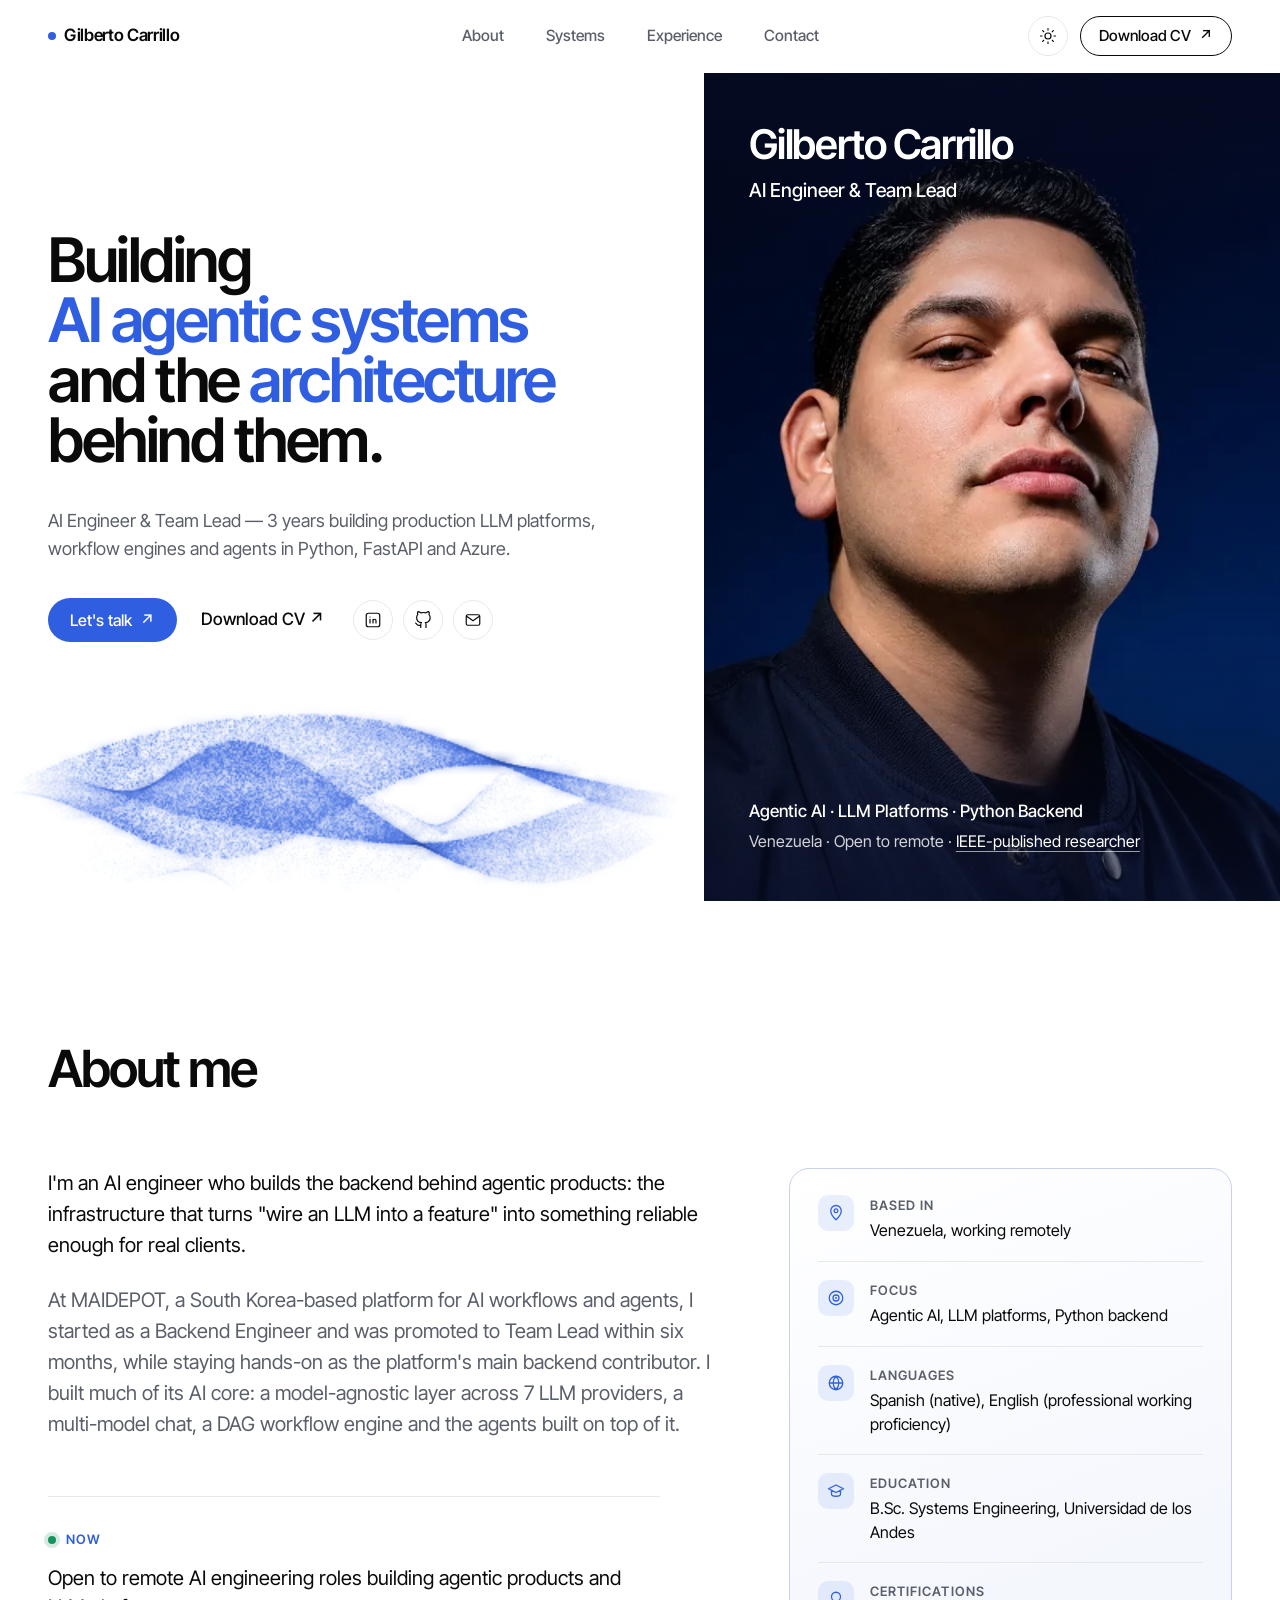
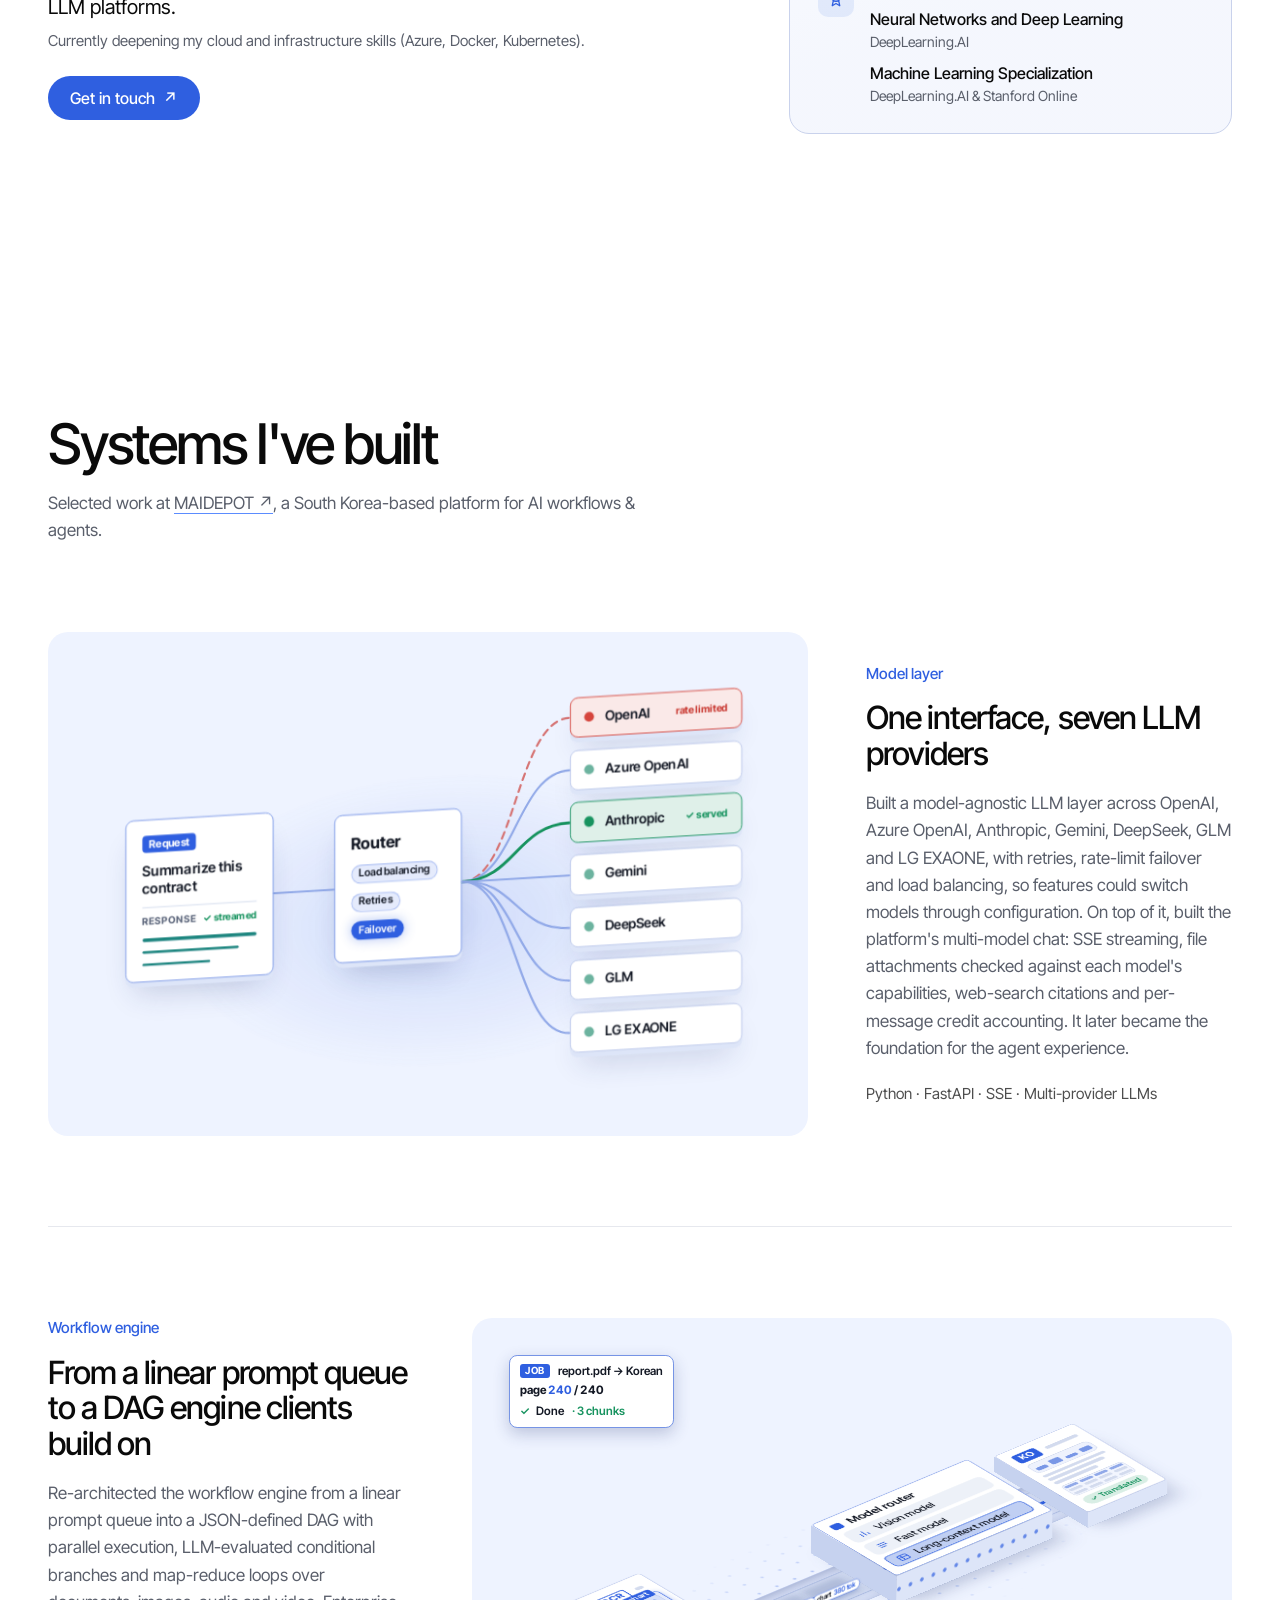
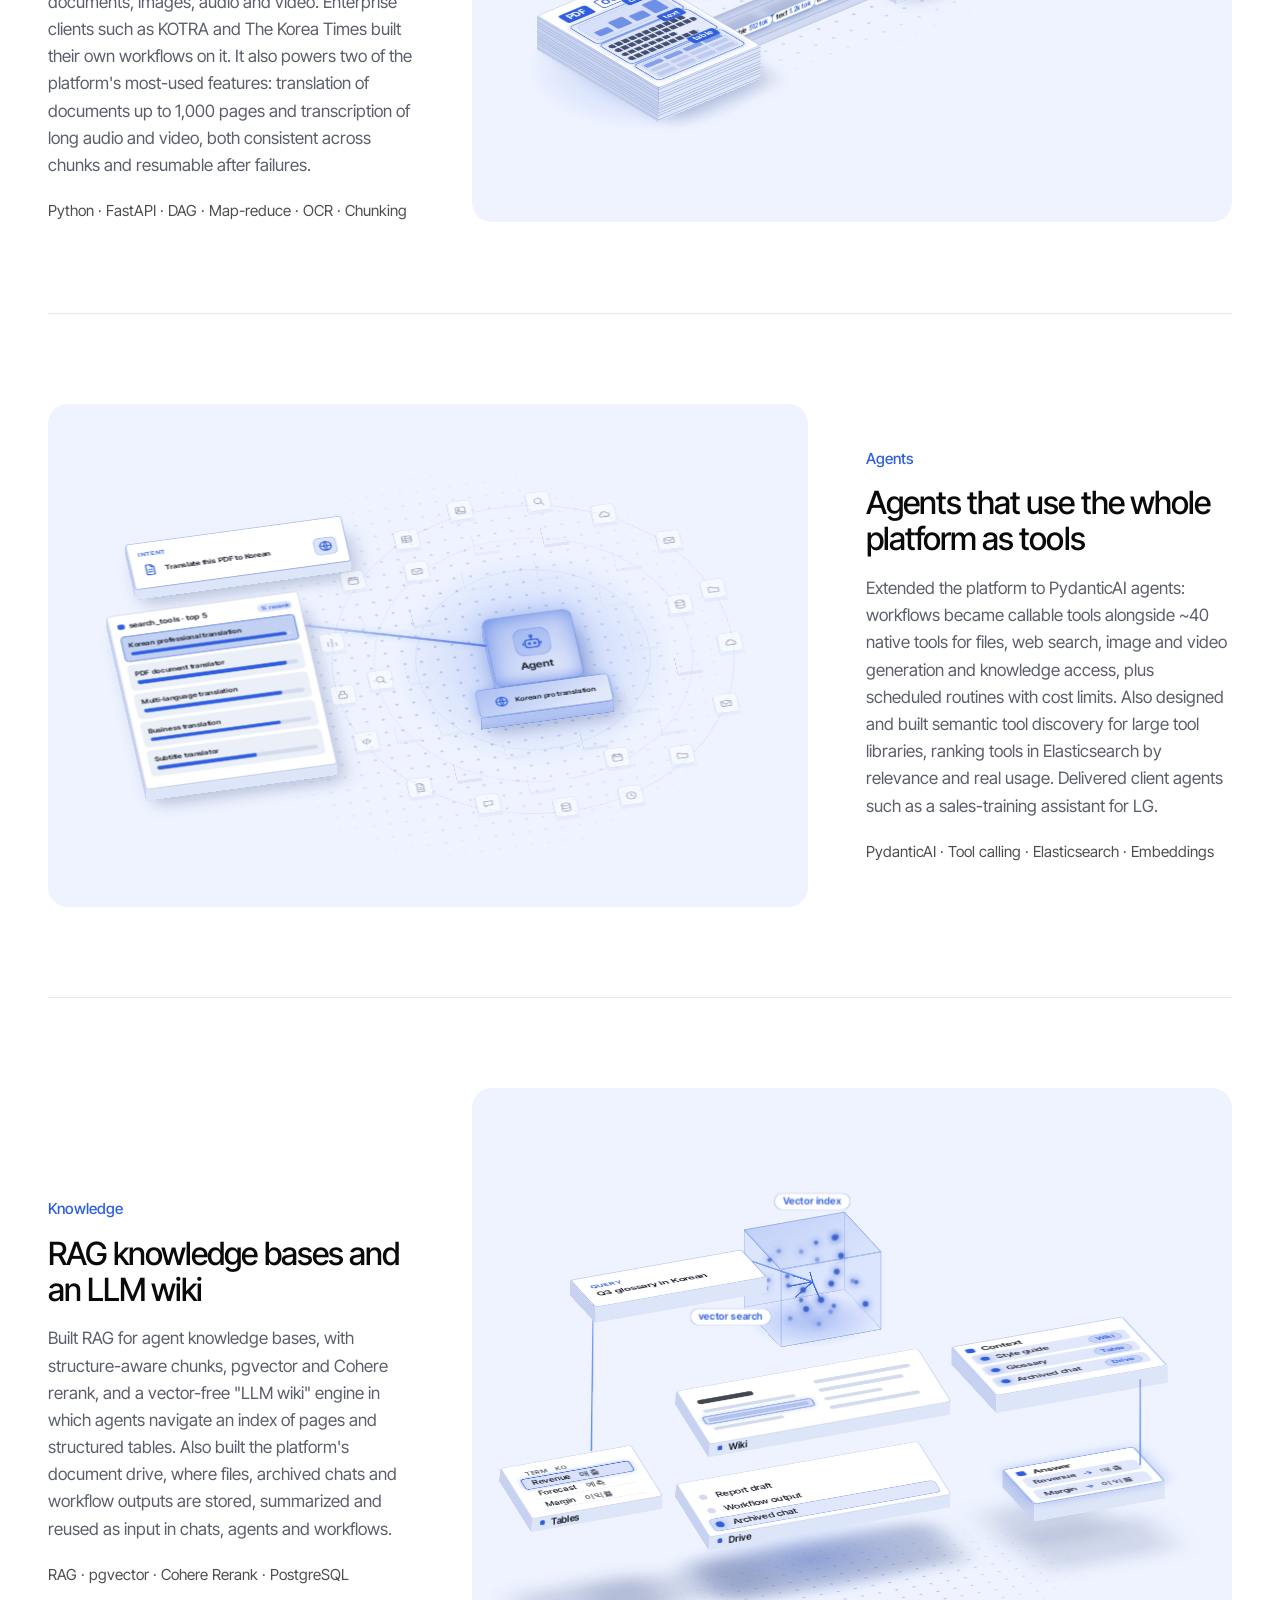
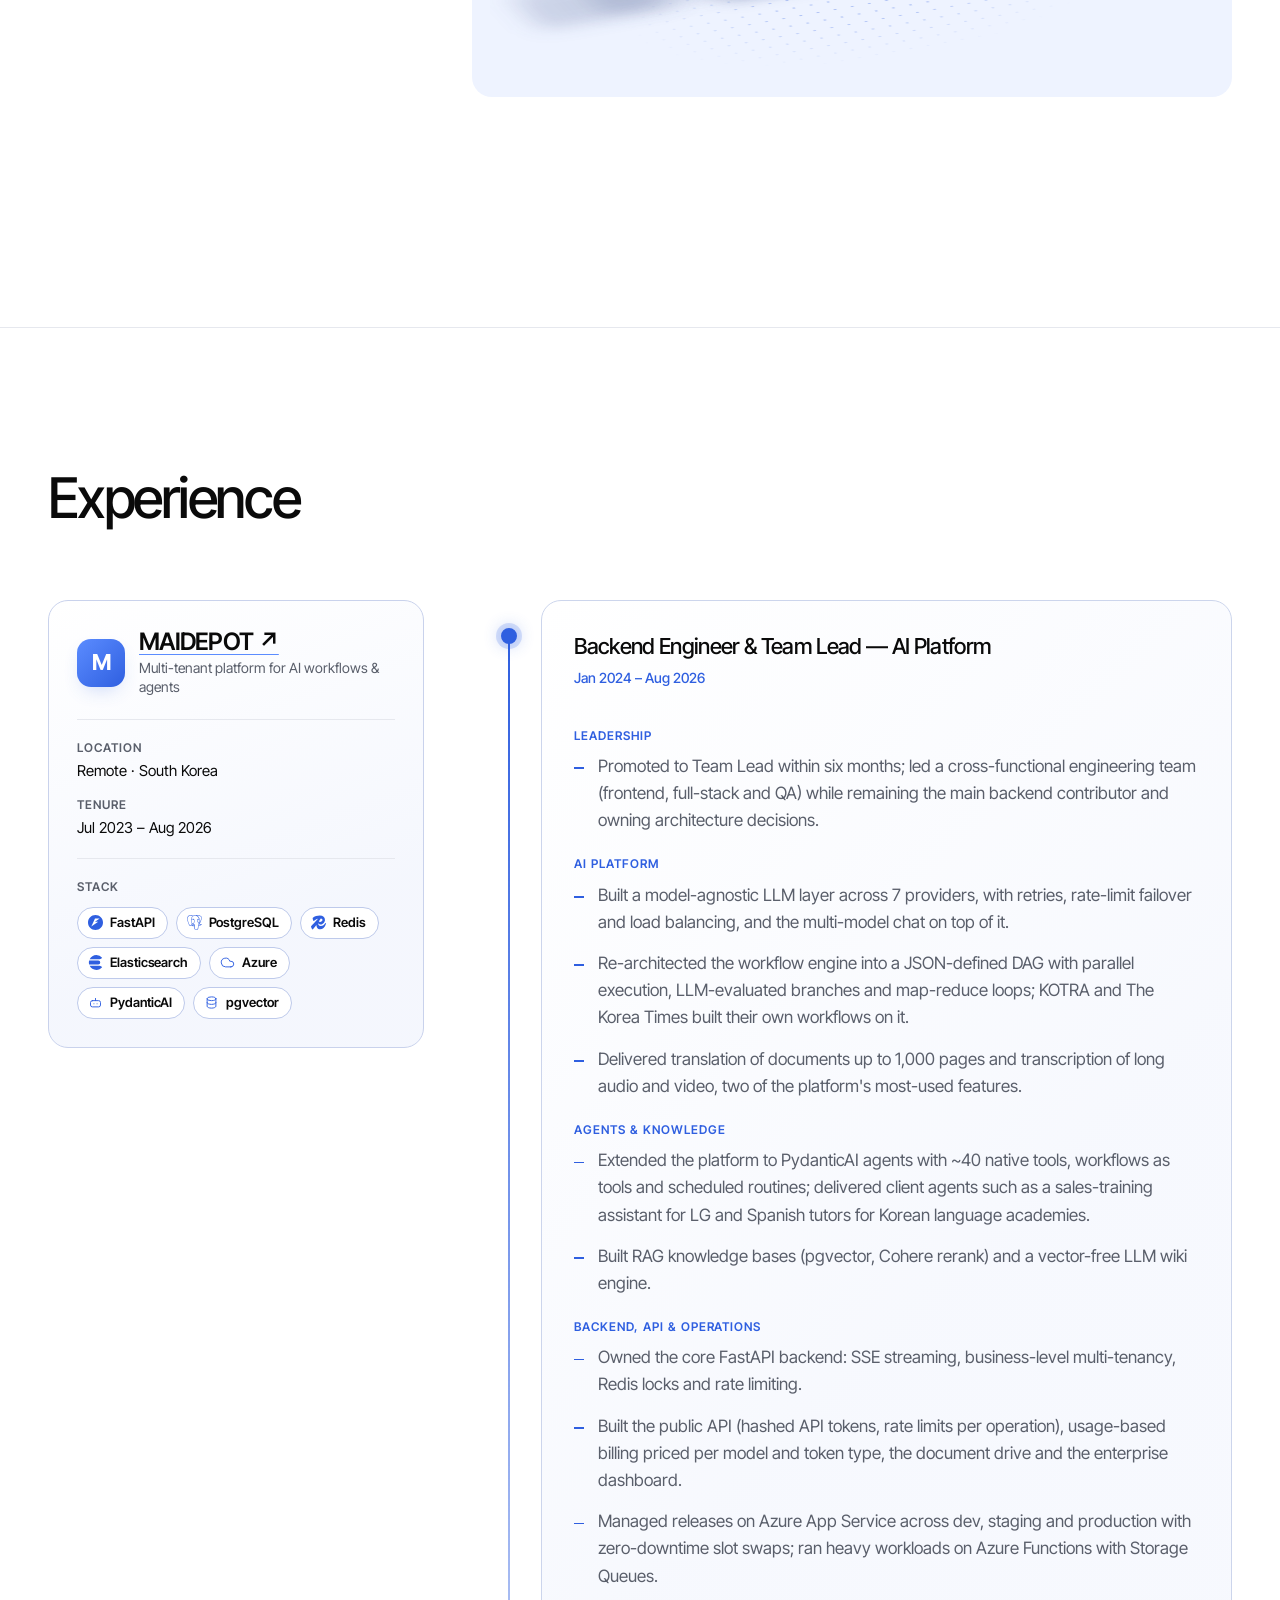
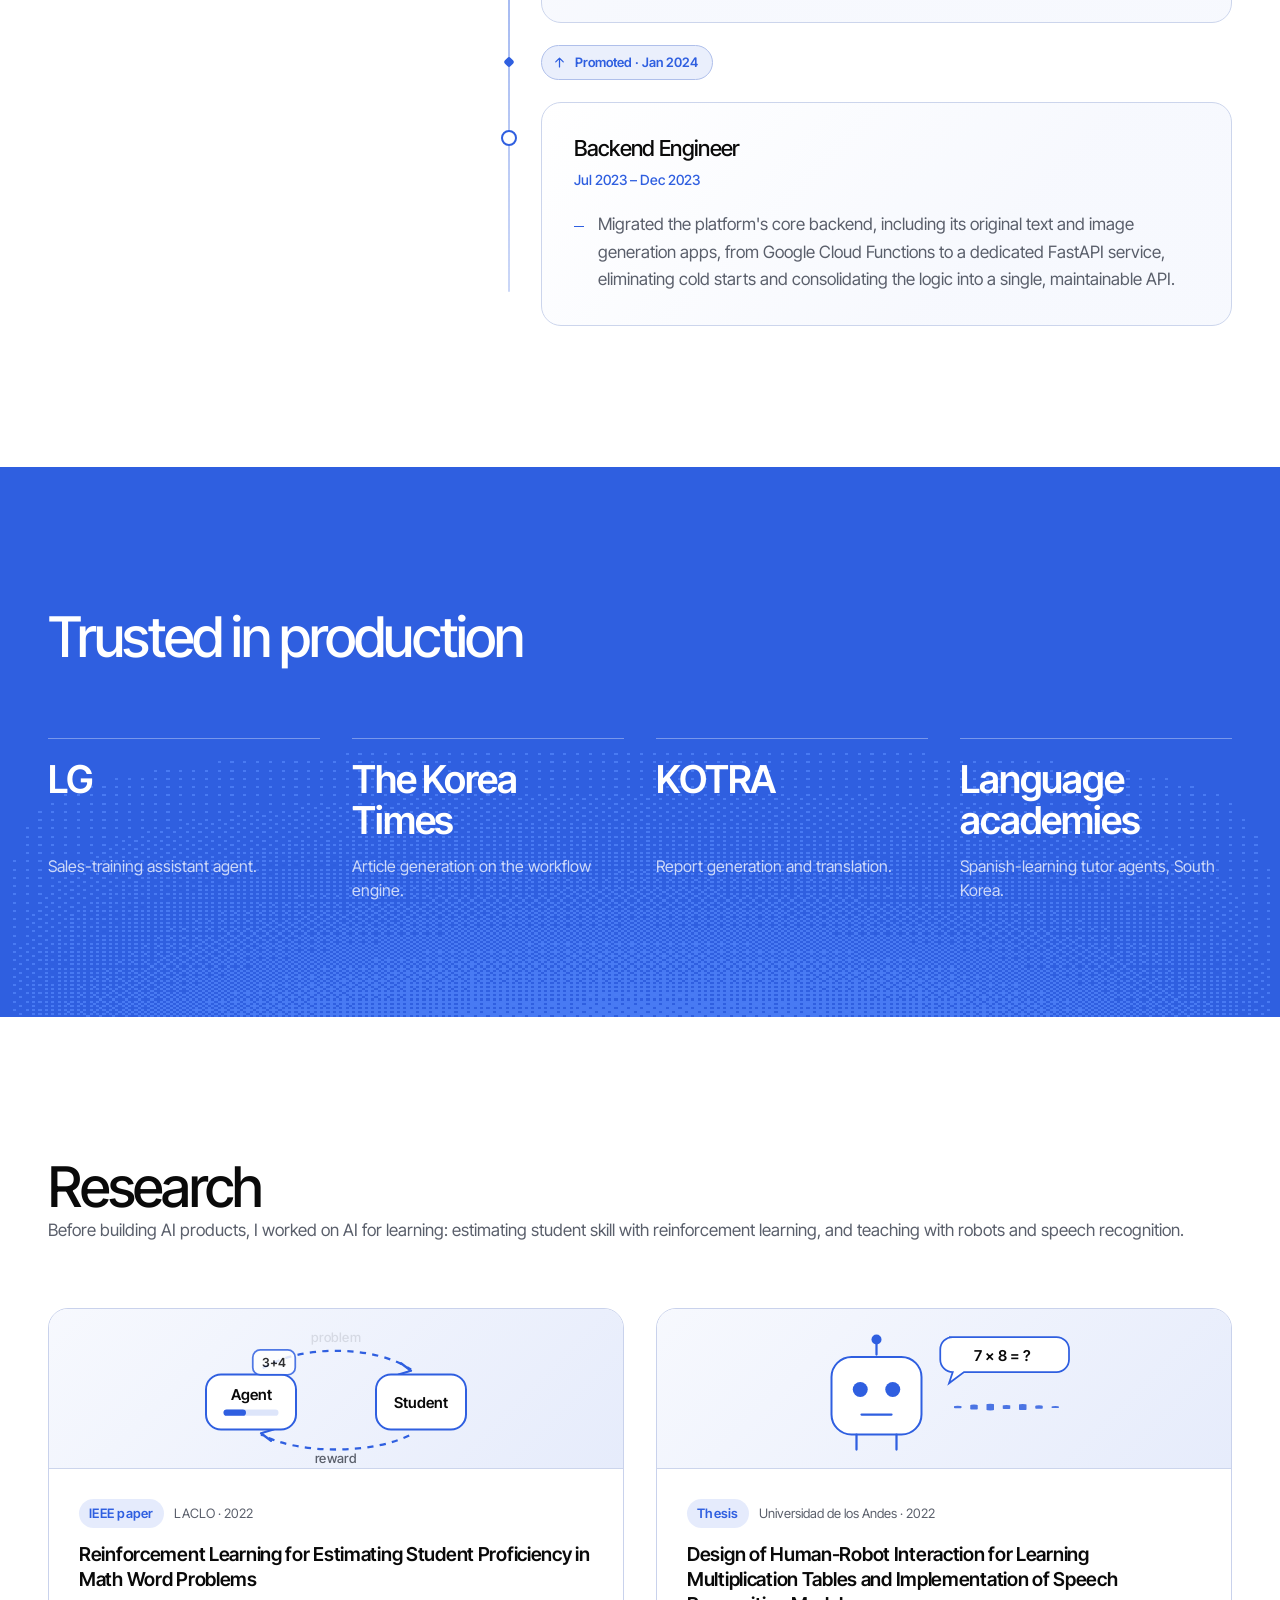
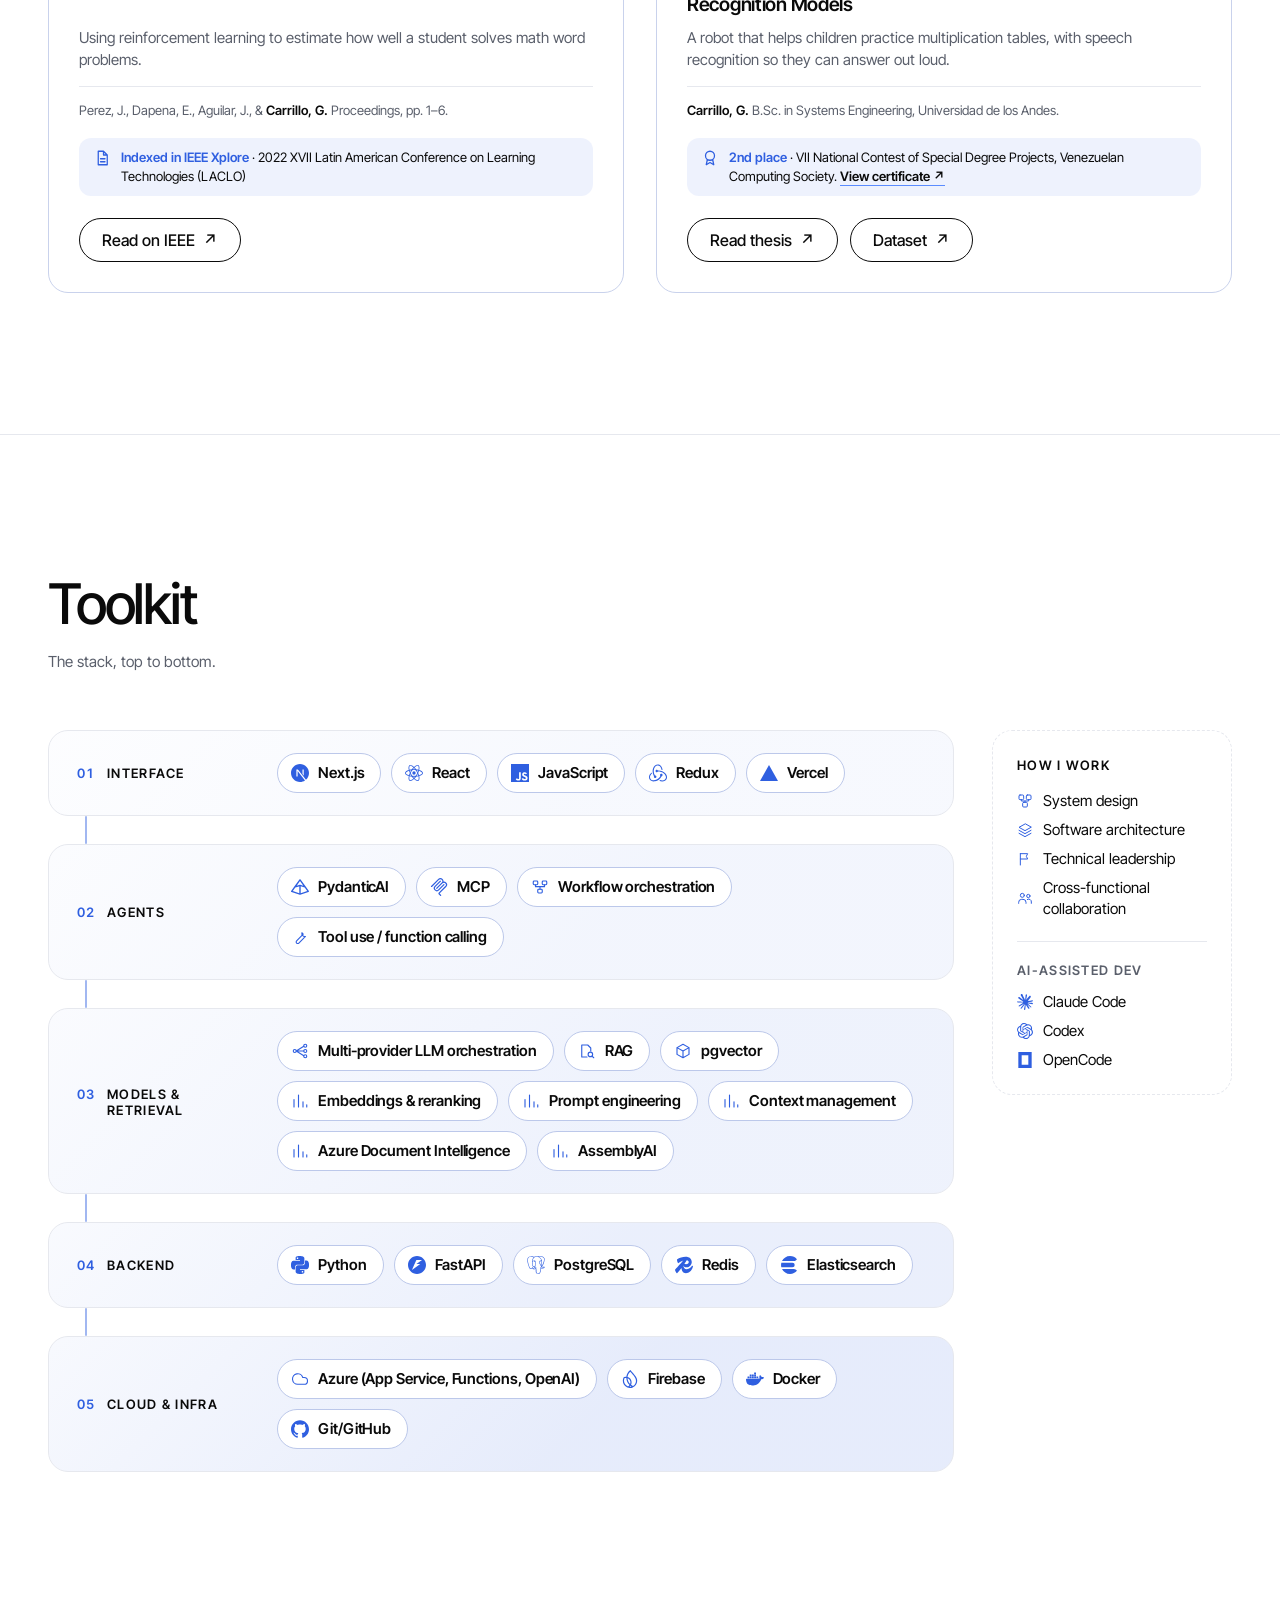
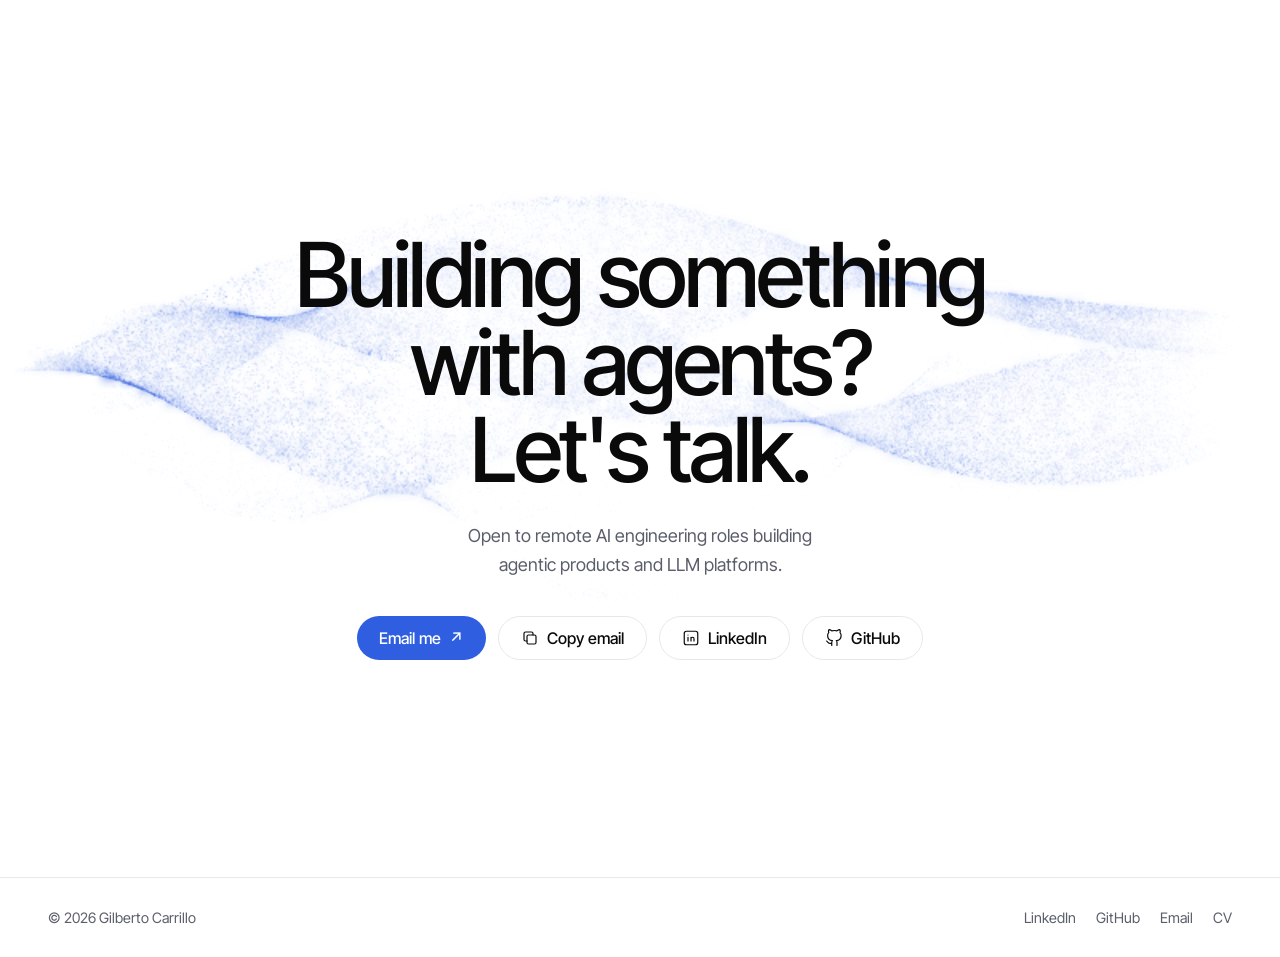
<file: index.html>
<!doctype html>
<html lang="en">
<head>
  <meta charset="utf-8">
  <meta name="viewport" content="width=device-width, initial-scale=1">
  <title>Gilberto Carrillo | AI Engineer &amp; Team Lead</title>
  <meta name="description" content="Gilberto Carrillo is an AI Engineer &amp; Team Lead building production LLM platforms, workflow engines and agents in Python, FastAPI and Azure. Based in Venezuela, open to remote work.">
  <meta name="theme-color" content="#FFFFFF">
  <link rel="canonical" href="https://gilbertocarrillo.com/">
  <meta name="author" content="Gilberto Carrillo">
  <meta name="publish_date" property="og:publish_date" content="2026-11-21T00:00:00Z">
  <meta property="og:type" content="website">
  <meta property="og:url" content="https://gilbertocarrillo.com/">
  <meta property="og:title" content="Gilberto Carrillo | AI Engineer &amp; Team Lead">
  <meta property="og:description" content="AI Engineer &amp; Team Lead building production LLM platforms, workflow engines and agents in Python, FastAPI and Azure.">
  <!-- share card is generated by tools/build-images.sh -->
  <meta property="og:image" content="https://gilbertocarrillo.com/assets/og.jpg">
  <meta property="og:image:width" content="1200">
  <meta property="og:image:height" content="630">
  <meta property="og:image:alt" content="Gilberto Carrillo, AI Engineer &amp; Team Lead">
  <meta name="twitter:card" content="summary_large_image">
  <link rel="alternate" type="text/markdown" href="/llms.txt" title="Profile summary for language models">
  <script type="application/ld+json">
  {
    "@context": "https://schema.org",
    "@type": "ProfilePage",
    "url": "https://gilbertocarrillo.com/",
    "name": "Gilberto Carrillo | AI Engineer & Team Lead",
    "dateModified": "2026-11-21T00:00:00Z",
    "inLanguage": "en",
    "mainEntity": {
      "@type": "Person",
      "@id": "https://gilbertocarrillo.com/#person",
      "name": "Gilberto Carrillo",
      "jobTitle": "AI Engineer & Team Lead",
      "description": "AI Engineer & Team Lead with 3 years building production LLM platforms, workflow engines and agents in Python, FastAPI and Azure.",
      "url": "https://gilbertocarrillo.com/",
      "image": "https://gilbertocarrillo.com/assets/photo-800.jpg",
      "email": "mailto:gilbertojosecarrilloparra@gmail.com",
      "address": { "@type": "PostalAddress", "addressCountry": "VE" },
      "sameAs": [
        "https://www.linkedin.com/in/gilberto-carrillo",
        "https://github.com/gilbertocarrillo"
      ],
      "alumniOf": {
        "@type": "CollegeOrUniversity",
        "name": "Universidad de los Andes",
        "address": { "@type": "PostalAddress", "addressCountry": "VE" }
      },
      "hasCredential": [
        { "@type": "EducationalOccupationalCredential", "credentialCategory": "degree", "name": "B.Sc. Systems Engineering", "recognizedBy": { "@type": "CollegeOrUniversity", "name": "Universidad de los Andes" } },
        { "@type": "EducationalOccupationalCredential", "credentialCategory": "certificate", "name": "Neural Networks and Deep Learning", "recognizedBy": { "@type": "Organization", "name": "DeepLearning.AI" } },
        { "@type": "EducationalOccupationalCredential", "credentialCategory": "certificate", "name": "Machine Learning Specialization", "recognizedBy": { "@type": "Organization", "name": "DeepLearning.AI & Stanford Online" } }
      ],
      "knowsLanguage": [
        { "@type": "Language", "name": "Spanish", "alternateName": "es" },
        { "@type": "Language", "name": "English", "alternateName": "en" }
      ],
      "knowsAbout": [
        "Agentic AI", "LLM platforms", "Multi-provider LLM orchestration", "AI agents", "Tool calling",
        "PydanticAI", "Model Context Protocol", "Workflow orchestration", "Retrieval-augmented generation",
        "pgvector", "Embeddings and reranking", "Prompt engineering", "Context management",
        "Python", "FastAPI", "PostgreSQL", "Redis", "Elasticsearch", "Microsoft Azure", "Docker",
        "Software architecture", "Technical leadership"
      ],
      "seeks": {
        "@type": "Demand",
        "description": "Remote AI engineering roles building agentic products and LLM platforms."
      }
    }
  }
  </script>
  <link rel="icon" href="data:image/svg+xml,%3Csvg xmlns='http://www.w3.org/2000/svg' viewBox='0 0 32 32'%3E%3Ccircle cx='16' cy='16' r='9' fill='%232F5FE0'/%3E%3C/svg%3E">
  <script>
    /* No-flash theme: runs before first paint. */
    (function () {
      var r = document.documentElement;
      r.classList.add("js");
      var t = null;
      try { t = localStorage.getItem("theme"); } catch (e) {}
      if (t !== "dark" && t !== "light") {
        t = window.matchMedia && window.matchMedia("(prefers-color-scheme: dark)").matches ? "dark" : "light";
      }
      r.setAttribute("data-theme", t);
    })();
  </script>
  <link rel="preconnect" href="https://fonts.googleapis.com">
  <link rel="preconnect" href="https://fonts.gstatic.com" crossorigin>
  <link href="https://fonts.googleapis.com/css2?family=Inter+Tight:wght@400;500;600;700&display=swap" rel="stylesheet">
  <link rel="stylesheet" href="styles.css">
  <script src="main.js" defer></script>
</head>
<body>
  <a class="skip" href="#main">Skip to content</a>

  <!-- NAV -->
  <header class="nav" id="nav">
    <div class="container nav__inner">
      <a class="wordmark" href="#top" aria-label="Gilberto Carrillo, back to top">
        <span class="wordmark__dot" aria-hidden="true"></span>Gilberto Carrillo
      </a>

      <nav class="nav__links" aria-label="Primary">
        <a href="#about" data-nav="about">About</a>
        <a href="#systems" data-nav="systems">Systems</a>
        <a href="#experience" data-nav="experience">Experience</a>
        <a href="#contact" data-nav="contact">Contact</a>
      </nav>

      <div class="nav__actions">
        <button class="icon-btn" id="theme-toggle" type="button" aria-label="Toggle dark theme" aria-pressed="false">
          <svg class="i-sun" viewBox="0 0 24 24" width="18" height="18" fill="none" stroke="currentColor" stroke-width="1.6" stroke-linecap="round" aria-hidden="true"><circle cx="12" cy="12" r="4"/><path d="M12 2v2M12 20v2M4.9 4.9l1.4 1.4M17.7 17.7l1.4 1.4M2 12h2M20 12h2M4.9 19.1l1.4-1.4M17.7 6.3l1.4-1.4"/></svg>
          <svg class="i-moon" viewBox="0 0 24 24" width="18" height="18" fill="none" stroke="currentColor" stroke-width="1.6" stroke-linecap="round" stroke-linejoin="round" aria-hidden="true"><path d="M20 14.5A8 8 0 0 1 9.5 4a8 8 0 1 0 10.5 10.5z"/></svg>
        </button>
        <a class="btn btn--outline nav__cv" href="assets/Gilberto_Carrillo_CV.pdf" download>Download CV <span aria-hidden="true">↗</span></a>
        <button class="icon-btn nav__menu-btn" id="menu-btn" type="button" aria-label="Open menu" aria-expanded="false" aria-controls="menu">
          <svg viewBox="0 0 24 24" width="18" height="18" fill="none" stroke="currentColor" stroke-width="1.6" stroke-linecap="round" aria-hidden="true"><path class="i-menu" d="M4 8h16M4 16h16"/></svg>
        </button>
      </div>
    </div>
    <div class="menu" id="menu" hidden>
      <div class="container">
        <a href="#about">About</a>
        <a href="#systems">Systems</a>
        <a href="#experience">Experience</a>
        <a href="#contact">Contact</a>
        <a href="assets/Gilberto_Carrillo_CV.pdf" download>Download CV <span aria-hidden="true">↗</span></a>
      </div>
    </div>
  </header>

  <main id="main">
    <!-- HERO -->
    <section class="hero" id="top">
      <div class="hero__text">
        <canvas class="hero-silk" aria-hidden="true"></canvas>
        <!-- Compact photo + availability, shown only on small screens (the big panel is hidden there) -->
        <div class="hero__mini">
          <div class="hero__tile">
            <picture>
              <source type="image/webp" srcset="assets/photo-320.webp 320w" sizes="88px">
              <img src="assets/photo-800.jpg" alt="Gilberto Carrillo" width="160" height="160" onerror="this.closest('.hero__tile').classList.add('is-fallback')">
            </picture>
          </div>
          <div class="hero__mini-id">
            <p class="hero__name">Gilberto Carrillo</p>
            <p class="hero__role">AI Engineer &amp; Team Lead</p>
            <p class="hero__meta">Venezuela · Open to remote · <a class="text-link" href="#research">IEEE-published researcher</a></p>
          </div>
        </div>
        <h1 class="hero__title">
          <span class="line" style="--i:0"><span class="line__inner">Building</span></span>
          <span class="line" style="--i:1"><span class="line__inner"><span class="accent">AI agentic systems</span></span></span>
          <span class="line" style="--i:2"><span class="line__inner">and the <span class="accent">architecture</span></span></span>
          <span class="line" style="--i:3"><span class="line__inner">behind them.</span></span>
        </h1>

        <div class="hero__intro reveal">
          <p class="hero__sub">AI Engineer &amp; Team Lead — 3 years building production LLM platforms, workflow engines and agents in Python, FastAPI and Azure.</p>

          <div class="hero__cta">
            <a class="btn btn--primary" href="#contact">Let's talk <span aria-hidden="true">↗</span></a>
            <a class="link-arrow" href="assets/Gilberto_Carrillo_CV.pdf" download>Download CV <span aria-hidden="true">↗</span></a>
            <span class="hero__social">
              <a class="icon-btn" href="https://www.linkedin.com/in/gilberto-carrillo" target="_blank" rel="noopener noreferrer" aria-label="LinkedIn profile">
                <svg viewBox="0 0 24 24" width="18" height="18" fill="none" stroke="currentColor" stroke-width="1.6" stroke-linecap="round" stroke-linejoin="round" aria-hidden="true"><rect x="3" y="3" width="18" height="18" rx="3"/><path d="M8 11v5M8 8v.01M12 16v-5M12 13c0-1.500 1-2 2.200-2 1.300 0 1.800.8 1.800 2v3"/></svg>
              </a>
              <a class="icon-btn" href="https://github.com/gilbertocarrillo" target="_blank" rel="noopener noreferrer" aria-label="GitHub profile">
                <svg viewBox="0 0 24 24" width="18" height="18" fill="none" stroke="currentColor" stroke-width="1.6" stroke-linecap="round" stroke-linejoin="round" aria-hidden="true"><path d="M9 19c-5 1.5-5-2.5-7-3m14 6v-3.87a3.37 3.37 0 0 0-.94-2.61c3.14-.35 6.44-1.54 6.44-7A5.44 5.44 0 0 0 20 4.77 5.07 5.07 0 0 0 19.91 1S18.73.65 16 2.48a13.38 13.38 0 0 0-7 0C6.27.65 5.090 1 5.090 1A5.07 5.07 0 0 0 5 4.77a5.44 5.44 0 0 0-1.5 3.78c0 5.42 3.3 6.61 6.44 7A3.37 3.37 0 0 0 9 18.130V22"/></svg>
              </a>
              <a class="icon-btn" href="mailto:gilbertojosecarrilloparra@gmail.com" aria-label="Send an email">
                <svg viewBox="0 0 24 24" width="18" height="18" fill="none" stroke="currentColor" stroke-width="1.6" stroke-linecap="round" stroke-linejoin="round" aria-hidden="true"><rect x="3" y="5" width="18" height="14" rx="2"/><path d="M3.500 7l8.500 6 8.500-6"/></svg>
              </a>
            </span>
          </div>
        </div>
      </div>

      <div class="hero__panel" id="hero-panel">
        <div class="hero__ph" aria-hidden="true">
          <div class="hero__sil"></div>
        </div>
        <picture>
          <!-- the panel is hidden below 900px, so "1px" keeps phones on the tiny file the tile already uses -->
          <source type="image/webp" srcset="assets/photo-320.webp 320w, assets/photo-800.webp 800w, assets/photo-1254.webp 1254w" sizes="(min-width: 900px) 60vw, 1px">
          <img class="hero__photo" src="assets/photo-800.jpg" alt="Gilberto Carrillo" width="1254" height="1254" fetchpriority="high">
        </picture>
        <div class="hero__id">
          <p class="hero__name">Gilberto Carrillo</p>
          <p class="hero__role">AI Engineer &amp; Team Lead</p>
        </div>
        <div class="hero__id hero__id--foot">
          <p class="hero__focus">Agentic AI · LLM Platforms · Python Backend</p>
          <p class="hero__meta">Venezuela · Open to remote · <a class="text-link" href="#research">IEEE-published researcher</a></p>
        </div>
      </div>
    </section>

    <!-- ABOUT -->
    <section class="section about" id="about" aria-labelledby="about-title">
      <div class="container">
        <header class="about__head reveal">
          <h2 id="about-title">About me</h2>
        </header>
        <div class="about__grid reveal">
          <div class="about__text">
            <p class="about__p about__p--lead">I'm an AI engineer who builds the backend behind agentic products: the infrastructure that turns "wire an LLM into a feature" into something reliable enough for real clients.</p>
            <p class="about__p">At MAIDEPOT, a South Korea-based platform for AI workflows and agents, I started as a Backend Engineer and was promoted to Team Lead within six months, while staying hands-on as the platform's main backend contributor. I built much of its AI core: a model-agnostic layer across 7 LLM providers, a multi-model chat, a DAG workflow engine and the agents built on top of it.</p>
            <div class="now">
              <p class="now__label"><i aria-hidden="true"></i>Now</p>
              <p class="now__text">Open to remote AI engineering roles building agentic products and LLM platforms.</p>
              <p class="now__sub">Currently deepening my cloud and infrastructure skills (Azure, Docker, Kubernetes).</p>
              <div class="now__actions">
                <a class="btn btn--primary" href="#contact">Get in touch <span aria-hidden="true">↗</span></a>
              </div>
            </div>
          </div>
          <dl class="facts">
            <div class="facts__row"><span class="facts__ico" aria-hidden="true"><svg viewBox="0 0 24 24" focusable="false"><path d="M12 21s-7-6.2-7-12a7 7 0 0 1 14 0c0 5.8-7 12-7 12zM12 11.5a2.5 2.5 0 1 0 0-5 2.5 2.5 0 0 0 0 5z"/></svg></span><dt>Based in</dt><dd>Venezuela, working remotely</dd></div>
            <div class="facts__row"><span class="facts__ico" aria-hidden="true"><svg viewBox="0 0 24 24" focusable="false"><path d="M12 21a9 9 0 1 0 0-18 9 9 0 0 0 0 18zM12 16a4 4 0 1 0 0-8 4 4 0 0 0 0 8zM12 12.5a.5.5 0 1 0 0-1 .5.5 0 0 0 0 1z"/></svg></span><dt>Focus</dt><dd>Agentic AI, LLM platforms, Python backend</dd></div>
            <div class="facts__row"><span class="facts__ico" aria-hidden="true"><svg viewBox="0 0 24 24" focusable="false"><path d="M12 21a9 9 0 1 0 0-18 9 9 0 0 0 0 18zM3 12h18M12 3c2.5 2.6 3.8 5.6 3.8 9s-1.3 6.4-3.8 9c-2.5-2.6-3.8-5.6-3.8-9S9.5 5.6 12 3z"/></svg></span><dt>Languages</dt><dd>Spanish (native), English (professional working proficiency)</dd></div>
            <div class="facts__row"><span class="facts__ico" aria-hidden="true"><svg viewBox="0 0 24 24" focusable="false"><path d="M2 9l10-5 10 5-10 5zM6 11v5c0 1.7 2.7 3 6 3s6-1.3 6-3v-5"/></svg></span><dt>Education</dt><dd>B.Sc. Systems Engineering, Universidad de los Andes</dd></div>
            <div class="facts__row"><span class="facts__ico" aria-hidden="true"><svg viewBox="0 0 24 24" focusable="false"><path d="M12 15a6 6 0 1 0 0-12 6 6 0 0 0 0 12zM8.5 14 7 21l5-3 5 3-1.5-7"/></svg></span><dt>Certifications</dt><dd><ul class="certs" role="list"><li><b>Neural Networks and Deep Learning</b><span>DeepLearning.AI</span></li><li><b>Machine Learning Specialization</b><span>DeepLearning.AI &amp; Stanford Online</span></li></ul></dd></div>
          </dl>
        </div>
      </div>
    </section>


    <!-- SYSTEMS -->
    <section class="section" id="systems" aria-labelledby="systems-title">
      <div class="container">
        <header class="section__head reveal">
          <h2 id="systems-title">Systems I've built</h2>
          <p class="section__sub">Selected work at <a class="text-link" href="https://maidepot.com/" target="_blank" rel="noopener">MAIDEPOT ↗</a>, a South Korea-based platform for AI workflows &amp; agents.</p>
        </header>

        <!-- Row 0: model layer -->
        <article class="sys-row reveal">
          <div class="sys-row__visual">
            <div class="pm-stage pm-stage--router" data-parallax role="img" aria-label="Illustration of the model layer: a request is load-balanced to OpenAI, which is rate limited; the router retries, fails over to Anthropic, and the response streams back to the request. Seven providers are connected: OpenAI, Azure OpenAI, Anthropic, Gemini, DeepSeek, GLM and LG EXAONE.">
              <div class="pm-scene pm-scene--router" aria-hidden="true">
                <div class="pm-plane">
                  <i class="rt-floor"></i>
                  <svg class="rt-wires" viewBox="0 0 48 31" preserveAspectRatio="none" focusable="false"><path class="rt-w" d="M12.5 15.5H17"/><path class="rt-w" data-k="0" d="M26.5 15.5C30.5 15.5 30.5 3.80 34.5 3.80"/><path class="rt-w" data-k="1" d="M26.5 15.5C30.5 15.5 30.5 7.70 34.5 7.70"/><path class="rt-w" data-k="2" d="M26.5 15.5C30.5 15.5 30.5 11.60 34.5 11.60"/><path class="rt-w" data-k="3" d="M26.5 15.5C30.5 15.5 30.5 15.50 34.5 15.50"/><path class="rt-w" data-k="4" d="M26.5 15.5C30.5 15.5 30.5 19.40 34.5 19.40"/><path class="rt-w" data-k="5" d="M26.5 15.5C30.5 15.5 30.5 23.30 34.5 23.30"/><path class="rt-w" data-k="6" d="M26.5 15.5C30.5 15.5 30.5 27.20 34.5 27.20"/></svg>
                  <div class="rt-card rt-req" style="left:1.5em;top:9.5em;width:11em;height:12em">
                    <span class="rt-tag">Request</span>
                    <p class="rt-prompt"><span class="rt-wd" style="--w:0">Summarize</span> <span class="rt-wd" style="--w:1">this</span> <span class="rt-wd" style="--w:2">contract</span></p>
                    <span class="rt-rlabel">Response <b class="rt-done">✓ streamed</b></span>
                    <span class="rt-ln" data-l="1"><i></i></span><span class="rt-ln" data-l="2"><i></i></span><span class="rt-ln" data-l="3"><i></i></span>
                  </div>
                  <div class="rt-card rt-router" style="left:17em;top:10em;width:9.5em;height:11em">
                    <span class="rt-title">Router</span>
                    <span class="rt-chip" data-c="lb">Load balancing</span>
                    <span class="rt-chip" data-c="rt">Retries</span>
                    <span class="rt-chip" data-c="fo">Failover</span>
                  </div>
                  <div class="rt-card rt-p" data-k="0" style="left:34.5em;top:2.30em;width:12.8em;height:3.0em;--i:0"><i class="rt-dot"></i><span class="rt-name">OpenAI</span><span class="rt-st rt-st--bad">rate limited</span></div>
                  <div class="rt-card rt-p" data-k="1" style="left:34.5em;top:6.20em;width:12.8em;height:3.0em;--i:1"><i class="rt-dot"></i><span class="rt-name">Azure OpenAI</span></div>
                  <div class="rt-card rt-p" data-k="2" style="left:34.5em;top:10.10em;width:12.8em;height:3.0em;--i:2"><i class="rt-dot"></i><span class="rt-name">Anthropic</span><span class="rt-st rt-st--ok">✓ served</span></div>
                  <div class="rt-card rt-p" data-k="3" style="left:34.5em;top:14.00em;width:12.8em;height:3.0em;--i:3"><i class="rt-dot"></i><span class="rt-name">Gemini</span></div>
                  <div class="rt-card rt-p" data-k="4" style="left:34.5em;top:17.90em;width:12.8em;height:3.0em;--i:4"><i class="rt-dot"></i><span class="rt-name">DeepSeek</span></div>
                  <div class="rt-card rt-p" data-k="5" style="left:34.5em;top:21.80em;width:12.8em;height:3.0em;--i:5"><i class="rt-dot"></i><span class="rt-name">GLM</span></div>
                  <div class="rt-card rt-p" data-k="6" style="left:34.5em;top:25.70em;width:12.8em;height:3.0em;--i:6"><i class="rt-dot"></i><span class="rt-name">LG EXAONE</span></div>
                  <i class="rt-pk rt-pk--req"></i>
                  <i class="rt-pk rt-pk--tok" data-t="1"></i><i class="rt-pk rt-pk--tok" data-t="2"></i><i class="rt-pk rt-pk--tok" data-t="3"></i>
                </div>
              </div>
            </div>
          </div>
          <div class="sys-row__text">
            <p class="sys-row__cat">Model layer</p>
            <h3>One interface, seven LLM providers</h3>
            <p>Built a model-agnostic LLM layer across OpenAI, Azure OpenAI, Anthropic, Gemini, DeepSeek, GLM and LG EXAONE, with retries, rate-limit failover and load balancing, so features could switch models through configuration. On top of it, built the platform's multi-model chat: SSE streaming, file attachments checked against each model's capabilities, web-search citations and per-message credit accounting. It later became the foundation for the agent experience.</p>
            <p class="sys-row__tech">Python · FastAPI · SSE · Multi-provider LLMs</p>
          </div>
        </article>

        <hr class="rule">

        <!-- Row 1 -->
        <article class="sys-row sys-row--flip reveal">
          <div class="sys-row__visual">
            <div class="pm-stage pm-stage--pipeline" data-parallax role="img" aria-label="Illustration of a document pipeline: a stack of PDF pages is scanned for text, sliced into chunks that ride a track to a model router, and a finished, translated document comes out at the end.">
              <div class="pl-hud" aria-hidden="true">
                <b class="pl-job__tag">JOB</b>
                <span class="pl-job__txt"><span class="pl-job__full">report.pdf → Korean</span><span class="pl-job__short">report.pdf → KO</span></span>
                <span class="pl-count"><span class="pl-count__w">page </span><span class="pl-count__p">p.</span><span class="pl-count__win"><span class="pl-count__col"><i>0</i><i>12</i><i>31</i><i>58</i><i>86</i><i>119</i><i>152</i><i>197</i><i>240</i></span></span>&nbsp;/&nbsp;240</span>
                <span class="pl-stage">
                  <span class="pl-st" data-s="1"><i class="pl-st__dot"></i>Scan</span>
                  <span class="pl-st" data-s="2"><i class="pl-st__dot"></i>OCR</span>
                  <span class="pl-st" data-s="3"><i class="pl-st__dot"></i>Chunking <span class="pl-chk"><span class="pl-chk__win"><span class="pl-chk__col"><i>0</i><i>1</i><i>2</i><i>3</i></span></span>&nbsp;/&nbsp;3<span class="pl-chk__w">&nbsp;chunks</span></span></span>
                  <span class="pl-st" data-s="4"><i class="pl-st__dot"></i>Routing</span>
                  <span class="pl-st" data-s="5"><i class="pl-st__dot"></i>Translating</span>
                  <span class="pl-st" data-s="6"><i class="pl-st__ok">✓</i>Done<span class="pl-st__n">&nbsp;· 3 chunks</span></span>
                </span>
              </div>
              <div class="pm-scene pm-scene--pipeline" aria-hidden="true">
                <div class="pm-plane">
                  <div class="pl-floor"></div>
                  <div class="pl-glow"></div>
                  <div class="pl-track">
                    <svg class="pl-path" viewBox="0 0 58 5.4" preserveAspectRatio="none" focusable="false">
                      <path class="pl-groove" d="M0 0.9H58M0 4.5H58"/>
                      <path class="pl-line" d="M0 2.7H58"/>
                    </svg>
                    <i class="pl-pkt" style="--d:0s"></i>
                    <i class="pl-pkt" style="--d:-1.5s"></i>
                    <i class="pl-pkt" style="--d:-3s"></i>
                    <i class="pl-hop" data-n="1"></i>
                    <i class="pl-hop" data-n="2"></i>
                    <i class="pl-hop" data-n="3"></i>
                  </div>

                  <div class="pl-shadow pl-shadow--stack"></div>
                  <div class="pl-shadow pl-shadow--router"></div>
                  <div class="pl-shadow pl-shadow--out"></div>
                  <i class="pl-sheet-sh"></i>

                  <div class="pl-box pl-stack">
                    <div class="pl-face pl-top pl-page">
                      <div class="pl-page__head"><b>PDF</b><b class="pl-ocrtag">OCR</b><span></span></div>
                    <div class="pl-thumb"><i style="--v:45%"></i><i style="--v:70%"></i><i style="--v:55%"></i><i style="--v:90%"></i><span class="pl-reg" data-r="1"><em class="pl-tag">chart</em></span></div>
                    <div class="pl-lines">
                      <span class="pl-ln" style="width:94%"></span><span class="pl-ln" style="width:100%"></span><span class="pl-ln" style="width:68%"></span><span class="pl-ln" style="width:86%"></span>
                      <span class="pl-reg" data-r="2"><em class="pl-tag">text</em></span>
                    </div>
                    <div class="pl-table"><i class="h"></i><i class="h"></i><i class="h"></i><i class="h"></i><i></i><i></i><i></i><i></i><i></i><i></i><i></i><i></i><span class="pl-reg" data-r="3"><em class="pl-tag">table</em></span></div>
                      <span class="pl-beam"></span>
                    </div>
                    <div class="pl-face pl-front"></div>
                    <div class="pl-face pl-left"></div>
                  </div>

                  <div class="pl-sheet pl-page">
                    <div class="pl-page__head"><b>PDF</b><b class="pl-ocrtag">OCR</b><span></span></div>
                    <div class="pl-thumb"><i style="--v:45%"></i><i style="--v:70%"></i><i style="--v:55%"></i><i style="--v:90%"></i><span class="pl-reg" data-r="1"><em class="pl-tag">chart</em></span></div>
                    <div class="pl-lines">
                      <span class="pl-ln" style="width:94%"></span><span class="pl-ln" style="width:100%"></span><span class="pl-ln" style="width:68%"></span><span class="pl-ln" style="width:86%"></span>
                      <span class="pl-reg" data-r="2"><em class="pl-tag">text</em></span>
                    </div>
                    <div class="pl-table"><i class="h"></i><i class="h"></i><i class="h"></i><i class="h"></i><i></i><i></i><i></i><i></i><i></i><i></i><i></i><i></i><span class="pl-reg" data-r="3"><em class="pl-tag">table</em></span></div>
                  </div>


                  <div class="pl-chunk" data-n="1">
                    <i class="pl-shadow"></i>
                    <div class="pl-box pl-blk">
                      <div class="pl-face pl-top"><div class="pl-thumb"><i style="--v:45%"></i><i style="--v:70%"></i><i style="--v:55%"></i><i style="--v:90%"></i></div></div><div class="pl-cap"><span>chart</span><span>380 tok</span></div>
                    </div>
                  </div>
                  <div class="pl-chunk" data-n="2">
                    <i class="pl-shadow"></i>
                    <div class="pl-box pl-blk">
                      <div class="pl-face pl-top"><div class="pl-lines"><span class="pl-ln" style="width:94%"></span><span class="pl-ln" style="width:100%"></span><span class="pl-ln" style="width:68%"></span><span class="pl-ln" style="width:86%"></span></div></div><div class="pl-cap"><span>text</span><span>1.2k tok</span></div>
                    </div>
                  </div>
                  <div class="pl-chunk" data-n="3">
                    <i class="pl-shadow"></i>
                    <div class="pl-box pl-blk">
                      <div class="pl-face pl-top"><div class="pl-table"><i class="h"></i><i class="h"></i><i class="h"></i><i class="h"></i><i></i><i></i><i></i><i></i><i></i><i></i><i></i><i></i></div></div><div class="pl-cap"><span>table</span><span>512 tok</span></div>
                    </div>
                  </div>
                                                      <i class="pl-guide" style="--gx:14.8em;--gy:10.5em;--gz:5em"></i><i class="pl-guide" style="--gx:18.6em;--gy:10.5em;--gz:5em"></i><i class="pl-guide" style="--gx:18.6em;--gy:7.5em;--gz:5em"></i>

                  <div class="pl-box pl-router">
                    <div class="pl-face pl-top">
                      <div class="pl-title"><i></i>Model router</div>
                      <div class="pl-row" data-n="1"><svg class="pl-ico" viewBox="0 0 24 24" focusable="false"><path d="M6 19V11M12 19V6M18 19v-5"/></svg><span>Vision model</span></div>
                      <div class="pl-row" data-n="2"><svg class="pl-ico" viewBox="0 0 24 24" focusable="false"><path d="M5 6h14M5 11h14M5 16h9"/></svg><span>Fast model</span></div>
                      <div class="pl-row" data-n="3"><svg class="pl-ico" viewBox="0 0 24 24" focusable="false"><rect x="4" y="5" width="16" height="14" rx="2"/><path d="M4 11h16M10 5v14"/></svg><span>Long-context model</span></div>
                    </div>
                    <div class="pl-face pl-front"></div>
                    <div class="pl-face pl-left"></div>
                  </div>

                  <div class="pl-box pl-out">
                    <div class="pl-face pl-top">
                      <div class="pl-page__head"><b>KO</b><span></span></div>
                      <div class="pl-oreg" data-r="1"><div class="pl-thumb"><i style="--v:55%"></i><i style="--v:80%"></i><i style="--v:45%"></i><i style="--v:70%"></i></div></div>
                      <div class="pl-oreg" data-r="2"><div class="pl-lines"><span class="pl-ln" style="width:100%"></span><span class="pl-ln" style="width:90%"></span><span class="pl-ln" style="width:70%"></span></div></div>
                      <div class="pl-oreg" data-r="3"><div class="pl-table"><i class="h"></i><i class="h"></i><i class="h"></i><i class="h"></i><i></i><i></i><i></i><i></i><i></i><i></i><i></i><i></i></div></div>
                      <span class="pl-done"><span>✓</span><span class="pl-done__t"> Translated</span></span>
                    </div>
                    <div class="pl-face pl-front"></div>
                    <div class="pl-face pl-left"></div>
                  </div>
                </div>
              </div>
            </div>
          </div>
          <div class="sys-row__text">
            <p class="sys-row__cat">Workflow engine</p>
            <h3>From a linear prompt queue to a DAG engine clients build on</h3>
            <p>Re-architected the workflow engine from a linear prompt queue into a JSON-defined DAG with parallel execution, LLM-evaluated conditional branches and map-reduce loops over documents, images, audio and video. Enterprise clients such as KOTRA and The Korea Times built their own workflows on it. It also powers two of the platform's most-used features: translation of documents up to 1,000 pages and transcription of long audio and video, both consistent across chunks and resumable after failures.</p>
            <p class="sys-row__tech">Python · FastAPI · DAG · Map-reduce · OCR · Chunking</p>
          </div>
        </article>

        <hr class="rule">

        <!-- Row 2 -->
        <article class="sys-row reveal">
          <div class="sys-row__visual">
            <div class="pm-stage pm-stage--hub" data-parallax role="img" aria-label="Illustration of agent tool discovery: an agent starts from an intention (translate a PDF to Korean), searches a large library of tools, retrieves the five most relevant translation tools, reranks them, picks the best one and docks it next to the agent.">
              <div class="pm-scene pm-scene--hub" aria-hidden="true">
                <svg width="0" height="0" style="position:absolute;width:0;height:0" aria-hidden="true" focusable="false"><defs><symbol id="agi-doc" viewBox="0 0 24 24"><path d="M7 3h7l4 4v14H7z"/><path d="M14 3v4h4M10 12h5M10 16h5"/></symbol><symbol id="agi-chart" viewBox="0 0 24 24"><path d="M5 20V10M12 20V4M19 20v-7"/></symbol><symbol id="agi-image" viewBox="0 0 24 24"><rect x="4" y="5" width="16" height="14" rx="2"/><circle cx="9" cy="10" r="1.5"/><path d="M4 17l5-4 4 3 3-2 4 3"/></symbol><symbol id="agi-mail" viewBox="0 0 24 24"><rect x="3.5" y="6" width="17" height="12" rx="2"/><path d="M4 8l8 6 8-6"/></symbol><symbol id="agi-db" viewBox="0 0 24 24"><ellipse cx="12" cy="6" rx="7" ry="3"/><path d="M5 6v6c0 1.7 3.1 3 7 3s7-1.3 7-3V6M5 12v6c0 1.7 3.1 3 7 3s7-1.3 7-3v-6"/></symbol><symbol id="agi-code" viewBox="0 0 24 24"><path d="M9 8l-4 4 4 4M15 8l4 4-4 4M13 6l-2 12"/></symbol><symbol id="agi-cal" viewBox="0 0 24 24"><rect x="4" y="5.5" width="16" height="14" rx="2"/><path d="M4 10h16M8 3.5v4M16 3.5v4"/></symbol><symbol id="agi-search" viewBox="0 0 24 24"><circle cx="11" cy="11" r="6"/><path d="M20 20l-4.5-4.5"/></symbol><symbol id="agi-folder" viewBox="0 0 24 24"><path d="M3.5 7.5h6l2 2.5h9v8.5h-17z"/></symbol><symbol id="agi-chat" viewBox="0 0 24 24"><path d="M5 6h14v9H11l-4 3.5V15H5z"/></symbol><symbol id="agi-lock" viewBox="0 0 24 24"><rect x="5" y="11" width="14" height="9" rx="2"/><path d="M8 11V8a4 4 0 018 0v3"/></symbol><symbol id="agi-table" viewBox="0 0 24 24"><rect x="4" y="5" width="16" height="14" rx="2"/><path d="M4 10h16M4 14.5h16M10 5v14"/></symbol><symbol id="agi-cloud" viewBox="0 0 24 24"><path d="M7 18h10a4 4 0 000-8 5.5 5.5 0 00-10.5 1.5A3.3 3.3 0 007 18z"/></symbol><symbol id="agi-clock" viewBox="0 0 24 24"><circle cx="12" cy="12" r="8"/><path d="M12 7.5V12l3 2"/></symbol><symbol id="agi-globe" viewBox="0 0 24 24"><circle cx="12" cy="12" r="8"/><path d="M4 12h16M12 4c2.7 2.8 2.7 13.2 0 16M12 4c-2.7 2.8-2.7 13.2 0 16"/></symbol></defs></svg>
                <div class="pm-plane">
                  <div class="ag-hub">
                    <div class="ag-floor"></div>
                    <div class="ag-orbit ag-orbit--1"></div><div class="ag-orbit ag-orbit--2"></div><div class="ag-orbit ag-orbit--3"></div>
                    <div class="ag-pool"></div>
                    <div class="ag-scan"></div>
                    <i class="pl-shadow ag-sh ag-sh--core"></i><i class="pl-shadow ag-sh ag-sh--rank"></i><i class="pl-shadow ag-sh ag-sh--intent"></i><i class="pl-shadow ag-sh ag-sh--dock"></i>

                    <div class="pl-box ag-intent">
                      <div class="pl-face pl-top"><span class="ag-itag">Intent</span><div class="ag-irow"><svg class="ag-ico ag-ico--i" focusable="false"><use href="#agi-doc"/></svg><span class="ag-itext">Translate this PDF to Korean</span><span class="ag-chip"><svg class="ag-ico ag-ico--i" focusable="false"><use href="#agi-globe"/></svg></span></div></div>
                      <div class="pl-face pl-front"></div><div class="pl-face pl-left"></div>
                    </div>

                    <div class="pl-box ag-rank">
                      <div class="pl-face pl-top">
                        <div class="ag-title"><i></i><span>search_tools · top 5</span><em class="ag-tag"><svg class="ag-swap" viewBox="0 0 24 24" focusable="false"><path d="M8 20V5M4 9l4-4 4 4M16 4v15M12 15l4 4 4-4"/></svg>rerank</em></div>
                        <div class="ag-rows">
                          <div class="ag-row" data-k="1" style="--e:2;--d:-2;--dx:1.4em"><span class="ag-name">Multi-language translation</span><span class="ag-meta"><span class="ag-bar"><i style="--v1:0.91;--v2:0.86"></i></span></span></div>
                          <div class="ag-row" data-k="2" data-top style="--e:0;--d:1;--dx:-1.4em"><span class="ag-name">Korean professional translation</span><span class="ag-meta"><span class="ag-bar"><i style="--v1:0.88;--v2:0.97"></i></span></span></div>
                          <div class="ag-row ag-hm" data-k="3" style="--e:3;--d:-1;--dx:1.4em"><span class="ag-name">Business translation</span><span class="ag-meta"><span class="ag-bar"><i style="--v1:0.84;--v2:0.81"></i></span></span></div>
                          <div class="ag-row" data-k="4" style="--e:1;--d:2;--dx:-1.4em"><span class="ag-name">PDF document translator</span><span class="ag-meta"><span class="ag-bar"><i style="--v1:0.8;--v2:0.93"></i></span></span></div>
                          <div class="ag-row ag-hm" data-k="5" style="--e:4;--d:0;--dx:0em"><span class="ag-name">Subtitle translator</span><span class="ag-meta"><span class="ag-bar"><i style="--v1:0.72;--v2:0.62"></i></span></span></div>
                          <div class="ag-more">more tools</div>
                        </div>
                      </div>
                      <div class="pl-face pl-front"></div><div class="pl-face pl-left"></div>
                    </div>

                    <i class="ag-beam"><b class="ag-bpkt"></b></i>
                    <div class="ag-ring">
                      <div class="ag-tk ag-r1" style="--a:-2.5deg;--r:11.3em"><div class="pl-box ag-lib"><div class="pl-face pl-top"><svg class="ag-ico" focusable="false"><use href="#agi-doc"/></svg></div><div class="pl-face pl-front"></div><div class="pl-face pl-left"></div></div></div>
                      <div class="ag-tk ag-r1" style="--a:38.11deg;--r:12.01em"><div class="pl-box ag-lib"><div class="pl-face pl-top"><svg class="ag-ico" focusable="false"><use href="#agi-code"/></svg></div><div class="pl-face pl-front"></div><div class="pl-face pl-left"></div></div></div>
                      <div class="ag-tk ag-r1 ag-hit" style="--a:69.79deg;--r:12.15em"><div class="pl-box ag-lib"><div class="pl-face pl-top"><svg class="ag-ico" focusable="false"><use href="#agi-globe"/></svg></div><div class="pl-face pl-front"></div><div class="pl-face pl-left"></div></div></div>
                      <div class="ag-tk ag-r1" style="--a:108.29deg;--r:11.9em"><div class="pl-box ag-lib"><div class="pl-face pl-top"><svg class="ag-ico" focusable="false"><use href="#agi-lock"/></svg></div><div class="pl-face pl-front"></div><div class="pl-face pl-left"></div></div></div>
                      <div class="ag-tk ag-r1" style="--a:143.37deg;--r:11.96em"><div class="pl-box ag-lib"><div class="pl-face pl-top"><svg class="ag-ico" focusable="false"><use href="#agi-chart"/></svg></div><div class="pl-face pl-front"></div><div class="pl-face pl-left"></div></div></div>
                      <div class="ag-tk ag-r1" style="--a:179.77deg;--r:11.66em"><div class="pl-box ag-lib"><div class="pl-face pl-top"><svg class="ag-ico" focusable="false"><use href="#agi-cal"/></svg></div><div class="pl-face pl-front"></div><div class="pl-face pl-left"></div></div></div>
                      <div class="ag-tk ag-r1 ag-hit" style="--a:216.63deg;--r:12.23em"><div class="pl-box ag-lib"><div class="pl-face pl-top"><svg class="ag-ico" focusable="false"><use href="#agi-globe"/></svg></div><div class="pl-face pl-front"></div><div class="pl-face pl-left"></div></div></div>
                      <div class="ag-tk ag-r1" style="--a:250.33deg;--r:11.8em"><div class="pl-box ag-lib"><div class="pl-face pl-top"><svg class="ag-ico" focusable="false"><use href="#agi-table"/></svg></div><div class="pl-face pl-front"></div><div class="pl-face pl-left"></div></div></div>
                      <div class="ag-tk ag-r1" style="--a:287.15deg;--r:11.83em"><div class="pl-box ag-lib"><div class="pl-face pl-top"><svg class="ag-ico" focusable="false"><use href="#agi-image"/></svg></div><div class="pl-face pl-front"></div><div class="pl-face pl-left"></div></div></div>
                      <div class="ag-tk ag-r1" style="--a:324.2deg;--r:11.38em"><div class="pl-box ag-lib"><div class="pl-face pl-top"><svg class="ag-ico" focusable="false"><use href="#agi-search"/></svg></div><div class="pl-face pl-front"></div><div class="pl-face pl-left"></div></div></div>
                      <div class="ag-tk ag-r2 ag-hit" style="--a:12.67deg;--r:15.58em"><div class="pl-box ag-lib"><div class="pl-face pl-top"><svg class="ag-ico" focusable="false"><use href="#agi-globe"/></svg></div><div class="pl-face pl-front"></div><div class="pl-face pl-left"></div></div></div>
                      <div class="ag-tk ag-r2" style="--a:41.41deg;--r:16.35em"><div class="pl-box ag-lib"><div class="pl-face pl-top"><svg class="ag-ico" focusable="false"><use href="#agi-chart"/></svg></div><div class="pl-face pl-front"></div><div class="pl-face pl-left"></div></div></div>
                      <div class="ag-tk ag-r2 ag-hm" style="--a:67.5deg;--r:15.67em"><div class="pl-box ag-lib"><div class="pl-face pl-top"><svg class="ag-ico" focusable="false"><use href="#agi-cal"/></svg></div><div class="pl-face pl-front"></div><div class="pl-face pl-left"></div></div></div>
                      <div class="ag-tk ag-r2" style="--a:97.38deg;--r:16.32em"><div class="pl-box ag-lib"><div class="pl-face pl-top"><svg class="ag-ico" focusable="false"><use href="#agi-table"/></svg></div><div class="pl-face pl-front"></div><div class="pl-face pl-left"></div></div></div>
                      <div class="ag-tk ag-r2 ag-hit" style="--a:124.05deg;--r:16.3em"><div class="pl-box ag-lib"><div class="pl-face pl-top"><svg class="ag-ico" focusable="false"><use href="#agi-globe"/></svg></div><div class="pl-face pl-front"></div><div class="pl-face pl-left"></div></div></div>
                      <div class="ag-tk ag-r2" style="--a:152.27deg;--r:15.86em"><div class="pl-box ag-lib"><div class="pl-face pl-top"><svg class="ag-ico" focusable="false"><use href="#agi-image"/></svg></div><div class="pl-face pl-front"></div><div class="pl-face pl-left"></div></div></div>
                      <div class="ag-tk ag-r2 ag-hm" style="--a:178.75deg;--r:15.63em"><div class="pl-box ag-lib"><div class="pl-face pl-top"><svg class="ag-ico" focusable="false"><use href="#agi-search"/></svg></div><div class="pl-face pl-front"></div><div class="pl-face pl-left"></div></div></div>
                      <div class="ag-tk ag-r2" style="--a:205.02deg;--r:16.34em"><div class="pl-box ag-lib"><div class="pl-face pl-top"><svg class="ag-ico" focusable="false"><use href="#agi-cloud"/></svg></div><div class="pl-face pl-front"></div><div class="pl-face pl-left"></div></div></div>
                      <div class="ag-tk ag-r2 ag-hm" style="--a:233.69deg;--r:16.17em"><div class="pl-box ag-lib"><div class="pl-face pl-top"><svg class="ag-ico" focusable="false"><use href="#agi-mail"/></svg></div><div class="pl-face pl-front"></div><div class="pl-face pl-left"></div></div></div>
                      <div class="ag-tk ag-r2" style="--a:262.21deg;--r:15.72em"><div class="pl-box ag-lib"><div class="pl-face pl-top"><svg class="ag-ico" focusable="false"><use href="#agi-folder"/></svg></div><div class="pl-face pl-front"></div><div class="pl-face pl-left"></div></div></div>
                      <div class="ag-tk ag-r2 ag-hit" style="--a:287.42deg;--r:16.22em"><div class="pl-box ag-lib"><div class="pl-face pl-top"><svg class="ag-ico" focusable="false"><use href="#agi-globe"/></svg></div><div class="pl-face pl-front"></div><div class="pl-face pl-left"></div></div></div>
                      <div class="ag-tk ag-r2" style="--a:315.92deg;--r:15.95em"><div class="pl-box ag-lib"><div class="pl-face pl-top"><svg class="ag-ico" focusable="false"><use href="#agi-clock"/></svg></div><div class="pl-face pl-front"></div><div class="pl-face pl-left"></div></div></div>
                      <div class="ag-tk ag-r2 ag-hm" style="--a:344.91deg;--r:16.25em"><div class="pl-box ag-lib"><div class="pl-face pl-top"><svg class="ag-ico" focusable="false"><use href="#agi-db"/></svg></div><div class="pl-face pl-front"></div><div class="pl-face pl-left"></div></div></div>
                      <div class="ag-tk ag-r3 ag-hm" style="--a:4.5deg;--r:19.84em"><div class="pl-box ag-lib"><div class="pl-face pl-top"><svg class="ag-ico" focusable="false"><use href="#agi-cloud"/></svg></div><div class="pl-face pl-front"></div><div class="pl-face pl-left"></div></div></div>
                      <div class="ag-tk ag-r3 ag-hm" style="--a:27.56deg;--r:20.29em"><div class="pl-box ag-lib"><div class="pl-face pl-top"><svg class="ag-ico" focusable="false"><use href="#agi-mail"/></svg></div><div class="pl-face pl-front"></div><div class="pl-face pl-left"></div></div></div>
                      <div class="ag-tk ag-r3 ag-hm" style="--a:50.76deg;--r:19.72em"><div class="pl-box ag-lib"><div class="pl-face pl-top"><svg class="ag-ico" focusable="false"><use href="#agi-folder"/></svg></div><div class="pl-face pl-front"></div><div class="pl-face pl-left"></div></div></div>
                      <div class="ag-tk ag-r3 ag-hm" style="--a:71.63deg;--r:20.66em"><div class="pl-box ag-lib"><div class="pl-face pl-top"><svg class="ag-ico" focusable="false"><use href="#agi-clock"/></svg></div><div class="pl-face pl-front"></div><div class="pl-face pl-left"></div></div></div>
                      <div class="ag-tk ag-r3 ag-hm" style="--a:90.56deg;--r:19.98em"><div class="pl-box ag-lib"><div class="pl-face pl-top"><svg class="ag-ico" focusable="false"><use href="#agi-db"/></svg></div><div class="pl-face pl-front"></div><div class="pl-face pl-left"></div></div></div>
                      <div class="ag-tk ag-r3 ag-hm" style="--a:113.22deg;--r:19.81em"><div class="pl-box ag-lib"><div class="pl-face pl-top"><svg class="ag-ico" focusable="false"><use href="#agi-chat"/></svg></div><div class="pl-face pl-front"></div><div class="pl-face pl-left"></div></div></div>
                      <div class="ag-tk ag-r3 ag-hm" style="--a:133.54deg;--r:20.59em"><div class="pl-box ag-lib"><div class="pl-face pl-top"><svg class="ag-ico" focusable="false"><use href="#agi-doc"/></svg></div><div class="pl-face pl-front"></div><div class="pl-face pl-left"></div></div></div>
                      <div class="ag-tk ag-r3 ag-hm" style="--a:156.41deg;--r:20.1em"><div class="pl-box ag-lib"><div class="pl-face pl-top"><svg class="ag-ico" focusable="false"><use href="#agi-code"/></svg></div><div class="pl-face pl-front"></div><div class="pl-face pl-left"></div></div></div>
                      <div class="ag-tk ag-r3 ag-hm" style="--a:175.18deg;--r:19.72em"><div class="pl-box ag-lib"><div class="pl-face pl-top"><svg class="ag-ico" focusable="false"><use href="#agi-lock"/></svg></div><div class="pl-face pl-front"></div><div class="pl-face pl-left"></div></div></div>
                      <div class="ag-tk ag-r3 ag-hm" style="--a:195.17deg;--r:20.32em"><div class="pl-box ag-lib"><div class="pl-face pl-top"><svg class="ag-ico" focusable="false"><use href="#agi-chart"/></svg></div><div class="pl-face pl-front"></div><div class="pl-face pl-left"></div></div></div>
                      <div class="ag-tk ag-r3 ag-hm" style="--a:218.74deg;--r:20.64em"><div class="pl-box ag-lib"><div class="pl-face pl-top"><svg class="ag-ico" focusable="false"><use href="#agi-cal"/></svg></div><div class="pl-face pl-front"></div><div class="pl-face pl-left"></div></div></div>
                      <div class="ag-tk ag-r3 ag-hm" style="--a:240.42deg;--r:19.89em"><div class="pl-box ag-lib"><div class="pl-face pl-top"><svg class="ag-ico" focusable="false"><use href="#agi-table"/></svg></div><div class="pl-face pl-front"></div><div class="pl-face pl-left"></div></div></div>
                      <div class="ag-tk ag-r3 ag-hm" style="--a:259.03deg;--r:20.51em"><div class="pl-box ag-lib"><div class="pl-face pl-top"><svg class="ag-ico" focusable="false"><use href="#agi-image"/></svg></div><div class="pl-face pl-front"></div><div class="pl-face pl-left"></div></div></div>
                      <div class="ag-tk ag-r3 ag-hm" style="--a:281.36deg;--r:20.35em"><div class="pl-box ag-lib"><div class="pl-face pl-top"><svg class="ag-ico" focusable="false"><use href="#agi-search"/></svg></div><div class="pl-face pl-front"></div><div class="pl-face pl-left"></div></div></div>
                      <div class="ag-tk ag-r3 ag-hm" style="--a:300.68deg;--r:19.98em"><div class="pl-box ag-lib"><div class="pl-face pl-top"><svg class="ag-ico" focusable="false"><use href="#agi-cloud"/></svg></div><div class="pl-face pl-front"></div><div class="pl-face pl-left"></div></div></div>
                      <div class="ag-tk ag-r3 ag-hm" style="--a:321.72deg;--r:20.45em"><div class="pl-box ag-lib"><div class="pl-face pl-top"><svg class="ag-ico" focusable="false"><use href="#agi-mail"/></svg></div><div class="pl-face pl-front"></div><div class="pl-face pl-left"></div></div></div>
                      <div class="ag-tk ag-r3 ag-hm" style="--a:343.83deg;--r:20.12em"><div class="pl-box ag-lib"><div class="pl-face pl-top"><svg class="ag-ico" focusable="false"><use href="#agi-folder"/></svg></div><div class="pl-face pl-front"></div><div class="pl-face pl-left"></div></div></div>
                    </div>

                    <div class="pl-box ag-fly" data-k="1" style="--sx:5.24em;--sy:-15.34em"><div class="pl-face pl-top"><svg class="ag-ico" focusable="false"><use href="#agi-globe"/></svg></div><div class="pl-face pl-front"></div><div class="pl-face pl-left"></div></div>
                    <div class="pl-box ag-fly" data-k="2" style="--sx:-9.63em;--sy:-7.54em"><div class="pl-face pl-top"><svg class="ag-ico" focusable="false"><use href="#agi-globe"/></svg></div><div class="pl-face pl-front"></div><div class="pl-face pl-left"></div></div>
                    <div class="pl-box ag-fly" data-k="3" style="--sx:15.11em;--sy:3.8em"><div class="pl-face pl-top"><svg class="ag-ico" focusable="false"><use href="#agi-globe"/></svg></div><div class="pl-face pl-front"></div><div class="pl-face pl-left"></div></div>
                    <div class="pl-box ag-fly" data-k="4" style="--sx:3.91em;--sy:11.5em"><div class="pl-face pl-top"><svg class="ag-ico" focusable="false"><use href="#agi-globe"/></svg></div><div class="pl-face pl-front"></div><div class="pl-face pl-left"></div></div>
                    <div class="pl-box ag-fly" data-k="5" style="--sx:-9.46em;--sy:13.27em"><div class="pl-face pl-top"><svg class="ag-ico" focusable="false"><use href="#agi-globe"/></svg></div><div class="pl-face pl-front"></div><div class="pl-face pl-left"></div></div>

                    <div class="pl-box ag-core"><div class="pl-face pl-top"><svg class="ag-glyph" viewBox="0 0 24 24" fill="none" stroke="currentColor" stroke-width="1.6" stroke-linecap="round" stroke-linejoin="round" focusable="false"><rect x="5" y="9" width="14" height="10" rx="3"/><path d="M12 9V5.5"/><circle cx="12" cy="4.2" r="1.2"/><path d="M3 13v2M21 13v2"/><circle cx="9.3" cy="14" r="0.9" fill="currentColor"/><circle cx="14.7" cy="14" r="0.9" fill="currentColor"/></svg><span class="ag-label">Agent</span></div><div class="pl-face pl-front"></div><div class="pl-face pl-left"></div></div>
                    <div class="pl-box ag-dock"><div class="pl-face pl-top"><svg class="ag-ico ag-ico--d" focusable="false"><use href="#agi-globe"/></svg><span class="ag-dtext">Korean pro translation</span></div><div class="pl-face pl-front"></div><div class="pl-face pl-left"></div></div>
                  </div>
                </div>
              </div>
            </div>
          </div>
          <div class="sys-row__text">
            <p class="sys-row__cat">Agents</p>
            <h3>Agents that use the whole platform as tools</h3>
            <p>Extended the platform to PydanticAI agents: workflows became callable tools alongside ~40 native tools for files, web search, image and video generation and knowledge access, plus scheduled routines with cost limits. Also designed and built semantic tool discovery for large tool libraries, ranking tools in Elasticsearch by relevance and real usage. Delivered client agents such as a sales-training assistant for LG.</p>
            <p class="sys-row__tech">PydanticAI · Tool calling · Elasticsearch · Embeddings</p>
          </div>
        </article>

        <hr class="rule">

        <!-- Row 3 -->
        <article class="sys-row sys-row--flip reveal">
          <div class="sys-row__visual">
            <div class="pm-stage pm-stage--layers" data-parallax role="img" aria-label="Illustration of retrieval: a wiki and the document drive are embedded into a vector index cube; a query searches the cube by vector and queries a glossary table directly with SQL; the matches flow into a context card and then an answer card.">
              <div class="pm-scene pm-scene--layers" aria-hidden="true">
                <div class="pm-plane">
                  <div class="kn-stack">
                    <div class="kn-floor"></div>
                    <div class="kn-pool"></div>
                    <i class="pl-shadow kn-sh kn-sh--stack"></i>
                    <i class="pl-shadow kn-sh kn-sh--ctx"></i>
                    <i class="pl-shadow kn-sh kn-sh--tbl"></i>
                    <i class="pl-shadow kn-sh kn-sh--ans"></i>

                    <div class="pl-box kn-layer kn-layer--mem">
                      <div class="pl-face pl-top kn-mem">
                        <div class="kn-fact" data-m="1"><i></i><span>Report draft</span></div>
                        <div class="kn-fact" data-m="2"><i></i><span>Workflow output</span></div>
                        <div class="kn-fact" data-m="3"><i></i><span>Archived chat</span></div>
                      </div>
                      <div class="pl-face pl-front">Drive</div>
                      <div class="pl-face pl-left"></div>
                    </div>

                    <div class="pl-box kn-layer kn-layer--wiki">
                      <div class="pl-face pl-top kn-doc">
                        <div class="kn-col"><span class="kn-h"></span><span class="kn-l" style="width:92%"></span><span class="kn-l" style="width:100%"><i class="kn-hl" data-h="1"></i></span><span class="kn-l" style="width:70%"></span></div>
                        <div class="kn-col"><span class="kn-l" style="width:96%"></span><span class="kn-l" style="width:84%"></span><span class="kn-l" style="width:58%"></span><span class="kn-l" style="width:90%"></span></div>
                      </div>
                      <div class="pl-face pl-front">Wiki</div>
                      <div class="pl-face pl-left"></div>
                    </div>

                    <div class="pl-box kn-layer kn-layer--tbl">
                      <div class="pl-face pl-top kn-tbl">
                        <div class="kn-tr kn-th"><span>Term</span><span>KO</span></div>
                        <div class="kn-tr" data-t="1"><span>Revenue</span><span>매출</span></div>
                        <div class="kn-tr"><span>Forecast</span><span>예측</span></div>
                        <div class="kn-tr"><span>Margin</span><span>이익률</span></div>
                      </div>
                      <div class="pl-face pl-front">Tables</div>
                      <div class="pl-face pl-left"></div>
                    </div>

                    <div class="pl-box kn-ctx">
                      <div class="pl-face pl-top">
                        <div class="kn-title"><i></i>Context</div>
                        <div class="kn-snip" data-s="1"><i></i><span>Style guide</span><em class="kn-src">Wiki</em></div>
                        <div class="kn-snip" data-s="2"><i></i><span>Glossary</span><em class="kn-src">Table</em></div>
                        <div class="kn-snip" data-s="3"><i></i><span>Archived chat</span><em class="kn-src">Drive</em></div>
                      </div>
                      <div class="pl-face pl-front"></div>
                      <div class="pl-face pl-left"></div>
                    </div>

                    <div class="pl-box kn-ans">
                      <div class="pl-face pl-top">
                        <div class="kn-title"><i></i>Answer</div>
                        <div class="kn-aline" data-a="1"><span>Revenue</span><b>&rarr;</b><span>매출</span></div>
                        <div class="kn-aline" data-a="2"><span>Margin</span><b>&rarr;</b><span>이익률</span></div>
                      </div>
                      <div class="pl-face pl-front"></div>
                      <div class="pl-face pl-left"></div>
                    </div>

                    <div class="pl-box kn-query">
                      <div class="pl-face pl-top"><span class="kn-qtag">Query</span><span class="kn-qtext">Q3 glossary in Korean</span></div>
                      <div class="pl-face pl-front"></div><div class="pl-face pl-left"></div>
                    </div>
                    <i class="pl-shadow kn-sh kn-sh--query"></i>
                    <i class="kn-link kn-link--q" style="--lx:-6em;--ly:0em;--lz:31.6em;--l:6.8em;--rz:0deg;--ry:28.07deg"><b></b></i>
                    <i class="kn-link kn-link--sql" style="--lx:-20.5em;--ly:-3em;--lz:30em;--l:16.73em;--rz:-90deg;--ry:88.25deg"><b></b></i>
                    <i class="kn-link kn-link--ans" style="--lx:30em;--ly:6.3em;--lz:15.8em;--l:8.8em;--rz:0deg;--ry:90deg"><b></b></i>
                    <i class="kn-lbl" data-l="vi" style="--dx:0em;--dy:0em;--dz:36.6em"><span>Vector index</span></i>
                    <i class="kn-lbl" data-l="vs" style="--dx:-8.5em;--dy:1em;--dz:26.8em"><span>vector search</span></i>
                    <i class="kn-lbl" data-l="sql" style="--dx:-24.5em;--dy:-3.2em;--dz:21em"><span>SQL</span></i>
                    <i class="kn-lbl" data-l="emb" style="--dx:12.5em;--dy:8.5em;--dz:17em"><span>embed</span></i>
                    <i class="kn-end" style="--dx:-20.5em;--dy:-3.51em;--dz:13.28em"></i>
                    <i class="kn-end kn-end--ans" style="--dx:30em;--dy:6.3em;--dz:15.8em"></i>
                    <i class="kn-end kn-end--ans" style="--dx:30em;--dy:6.3em;--dz:7em"></i>
                    <i class="kn-pk" data-p="idx1"></i>
                    <i class="kn-pk" data-p="idx2"></i>
                    <i class="kn-pk" data-p="idx3"></i>
                    <i class="kn-pk" data-p="q1"></i>
                    <i class="kn-pk" data-p="s1"></i>
                    <i class="kn-pk" data-p="w1"></i>
                    <i class="kn-pk" data-p="f1"></i>
                    <i class="kn-pk" data-p="f2"></i>
                    <i class="kn-pk" data-p="m1"></i>
                    <i class="kn-pk" data-p="f3"></i>
                    <i class="kn-pk" data-p="c2"></i>

                    <div class="kn-cube">
                      <div class="kn-cglow"></div>
                      <div class="kn-cf kn-cf--back"></div>
                      <div class="kn-cf kn-cf--right"></div>
                      <div class="kn-pts">
                        <i class="kn-dot" style="--dx:1.6em;--dy:5.12em;--dz:1.85em"></i>
                        <i class="kn-dot" style="--dx:8.15em;--dy:2.62em;--dz:6.98em"></i>
                        <i class="kn-dot" style="--dx:2.58em;--dy:5.79em;--dz:5.24em"></i>
                        <i class="kn-dot" style="--dx:2.01em;--dy:6.4em;--dz:1.44em"></i>
                        <i class="kn-dot" style="--dx:3.86em;--dy:1.28em;--dz:1.33em"></i>
                        <i class="kn-dot" style="--dx:7.1em;--dy:3.9em;--dz:2.95em"></i>
                        <i class="kn-dot" style="--dx:3.21em;--dy:7em;--dz:5.93em"></i>
                        <i class="kn-dot" style="--dx:5.87em;--dy:7.57em;--dz:2.55em"></i>
                        <i class="kn-dot" style="--dx:8.89em;--dy:5.99em;--dz:1.1em"></i>
                        <i class="kn-dot" style="--dx:1.13em;--dy:3.24em;--dz:4.11em"></i>
                        <i class="kn-dot" style="--dx:6.49em;--dy:7.56em;--dz:3.61em"></i>
                        <i class="kn-dot" style="--dx:8.01em;--dy:2.99em;--dz:3.6em"></i>
                        <i class="kn-dot" style="--dx:2.39em;--dy:2.7em;--dz:5.13em"></i>
                        <i class="kn-dot" style="--dx:7.96em;--dy:7.92em;--dz:4.76em"></i>
                        <i class="kn-dot" style="--dx:7.13em;--dy:2.42em;--dz:4.06em"></i>
                        <i class="kn-dot" style="--dx:6.68em;--dy:1.46em;--dz:4.37em"></i>
                        <i class="kn-dot" style="--dx:7.83em;--dy:3.59em;--dz:4.86em"></i>
                        <i class="kn-dot" style="--dx:9.06em;--dy:7.46em;--dz:2.12em"></i>
                        <i class="kn-dot" style="--dx:5.35em;--dy:6.24em;--dz:6.37em"></i>
                        <i class="kn-dot" style="--dx:2.45em;--dy:4.89em;--dz:4.04em"></i>
                        <i class="kn-dot" style="--dx:1.38em;--dy:4.67em;--dz:6.54em"></i>
                        <i class="kn-dot" style="--dx:1.79em;--dy:0.98em;--dz:2.12em"></i>
                        <i class="kn-dot" style="--dx:2.83em;--dy:4.7em;--dz:6.31em"></i>
                        <i class="kn-dot" style="--dx:4.79em;--dy:7.04em;--dz:3.15em"></i>
                        <i class="kn-dot" style="--dx:4.46em;--dy:2.19em;--dz:0.91em"></i>
                        <i class="kn-dot" style="--dx:1.33em;--dy:3.02em;--dz:6.02em"></i>
                        <i class="kn-dot" style="--dx:7.74em;--dy:3.48em;--dz:2.01em"></i>
                        <i class="kn-dot" style="--dx:8.02em;--dy:6.86em;--dz:4.4em"></i>
                        <i class="kn-dot" style="--dx:7.27em;--dy:6.51em;--dz:3.49em"></i>
                        <i class="kn-dot" style="--dx:2.86em;--dy:7.48em;--dz:4.7em"></i>
                        <i class="kn-dot" style="--dx:8.95em;--dy:1.78em;--dz:3.72em"></i>
                        <i class="kn-dot" style="--dx:6.49em;--dy:3.08em;--dz:0.98em"></i>
                        <i class="kn-dot" style="--dx:3.79em;--dy:2.38em;--dz:6.3em"></i>
                        <i class="kn-dot" style="--dx:3.9em;--dy:4.44em;--dz:7.05em"></i>
                        <i class="kn-dot" style="--dx:4.01em;--dy:8.07em;--dz:3.9em"></i>
                        <i class="kn-dot" style="--dx:4.25em;--dy:4.78em;--dz:1.26em"></i>
                        <i class="kn-dot" style="--dx:4.85em;--dy:1.56em;--dz:5.54em"></i>
                        <i class="kn-dot" style="--dx:4.33em;--dy:3.33em;--dz:1.5em"></i>
                        <i class="kn-dot" style="--dx:8.16em;--dy:2.39em;--dz:2.62em"></i>
                        <i class="kn-dot" style="--dx:6em;--dy:6.46em;--dz:1.42em"></i>
                        <i class="kn-dot" style="--dx:7.34em;--dy:7.79em;--dz:2.91em"></i>
                        <i class="kn-dot" style="--dx:8.5em;--dy:1.26em;--dz:6.21em"></i>
                        <i class="kn-dot" style="--dx:1.37em;--dy:6.28em;--dz:3.6em"></i>
                        <i class="kn-dot" style="--dx:6.6em;--dy:1.39em;--dz:6.09em"></i>
                        <i class="kn-dot" style="--dx:2.43em;--dy:1.09em;--dz:0.96em"></i>
                        <i class="kn-dot" style="--dx:2.36em;--dy:2.73em;--dz:6.61em"></i>
                        <i class="kn-dot" style="--dx:8.97em;--dy:7.9em;--dz:4.19em"></i>
                        <i class="kn-dot" style="--dx:7.65em;--dy:4.95em;--dz:6.18em"></i>
                        <i class="kn-dot" style="--dx:7.25em;--dy:2.57em;--dz:5.15em"></i>
                        <i class="kn-dot" style="--dx:3.66em;--dy:1.62em;--dz:3.29em"></i>
                        <i class="kn-dot" style="--dx:7.69em;--dy:4.53em;--dz:3.89em"></i>
                        <i class="kn-dot" style="--dx:4.4em;--dy:7.53em;--dz:0.95em"></i>
                        <i class="kn-dot" style="--dx:8.69em;--dy:6.05em;--dz:2.19em"></i>
                      </div>
                      <i class="kn-dot" data-k="1" style="--dx:5.72em;--dy:4.45em;--dz:1.98em"></i>
                      <i class="kn-dot" data-k="2" style="--dx:3.27em;--dy:3.75em;--dz:4.43em"></i>
                      <i class="kn-dot" data-k="3" style="--dx:4.3em;--dy:5.54em;--dz:5.41em"></i>
                      <i class="kn-dot" data-k="4" style="--dx:3.44em;--dy:4.11em;--dz:2.32em"></i>
                      <i class="kn-dot" data-k="5" style="--dx:3.04em;--dy:3.66em;--dz:3.32em"></i>
                      <i class="kn-link kn-link--nb" data-k="1" style="--lx:5em;--ly:4.5em;--lz:3.8em;--l:1.95em;--rz:-4.12deg;--ry:68.28deg"><b></b></i>
                      <i class="kn-link kn-link--nb" data-k="2" style="--lx:5em;--ly:4.5em;--lz:3.8em;--l:1.98em;--rz:-156.56deg;--ry:-18.47deg"><b></b></i>
                      <i class="kn-link kn-link--nb" data-k="3" style="--lx:5em;--ly:4.5em;--lz:3.8em;--l:2.04em;--rz:124.12deg;--ry:-52.1deg"><b></b></i>
                      <i class="kn-link kn-link--nb" data-k="4" style="--lx:5em;--ly:4.5em;--lz:3.8em;--l:2.18em;--rz:-166.07deg;--ry:42.68deg"><b></b></i>
                      <i class="kn-link kn-link--nb" data-k="5" style="--lx:5em;--ly:4.5em;--lz:3.8em;--l:2.19em;--rz:-156.67deg;--ry:12.68deg"><b></b></i>
                      <i class="kn-q" style="--dx:5em;--dy:4.5em;--dz:3.8em"></i>
                      <div class="kn-cf kn-cf--left"></div>
                      <div class="kn-cf kn-cf--front"></div>
                      <div class="kn-cf kn-cf--top"></div>
                    </div>
                  </div>
                </div>
              </div>
            </div>
          </div>
          <div class="sys-row__text">
            <p class="sys-row__cat">Knowledge</p>
            <h3>RAG knowledge bases and an LLM wiki</h3>
            <p>Built RAG for agent knowledge bases, with structure-aware chunks, pgvector and Cohere rerank, and a vector-free "LLM wiki" engine in which agents navigate an index of pages and structured tables. Also built the platform's document drive, where files, archived chats and workflow outputs are stored, summarized and reused as input in chats, agents and workflows.</p>
            <p class="sys-row__tech">RAG · pgvector · Cohere Rerank · PostgreSQL</p>
          </div>
        </article>
      </div>
    </section>

    <hr class="rule rule--full">

    <!-- EXPERIENCE -->
    <section class="section" id="experience" aria-labelledby="exp-title">
      <div class="container">
        <h2 id="exp-title" class="reveal">Experience</h2>
        <div class="exp reveal">
          <aside class="exp__side">
            <div class="co">
              <div class="co__head">
                <span class="co__mark" aria-hidden="true">M</span>
                <div>
                  <p class="exp__company"><a class="text-link" href="https://maidepot.com/" target="_blank" rel="noopener">MAIDEPOT ↗</a></p>
                  <p class="co__tag">Multi-tenant platform for AI workflows &amp; agents</p>
                </div>
              </div>
              <dl class="co__meta">
                <div><dt>Location</dt><dd>Remote · South Korea</dd></div>
                <div><dt>Tenure</dt><dd>Jul 2023 – Aug 2026</dd></div>
              </dl>
              <p class="co__label">Stack</p>
              <div class="co__stack">
                <span class="chip chip--sm"><svg class="chip__ico" viewBox="0 0 24 24" aria-hidden="true" focusable="false"><path fill="currentColor" d="M12 .0387C5.3729.0384.0003 5.3931 0 11.9988c-.001 6.6066 5.372 11.9628 12 11.9625 6.628.0003 12.001-5.3559 12-11.9625-.0003-6.6057-5.3729-11.9604-12-11.96m-.829 5.4153h7.55l-7.5805 5.3284h5.1828L5.279 18.5436q2.9466-6.5444 5.892-13.0896"/></svg><span>FastAPI</span></span>
                <span class="chip chip--sm"><svg class="chip__ico" viewBox="0 0 24 24" aria-hidden="true" focusable="false"><path fill="currentColor" d="M23.5594 14.7228a.5269.5269 0 0 0-.0563-.1191c-.139-.2632-.4768-.3418-1.0074-.2321-1.6533.3411-2.2935.1312-2.5256-.0191 1.342-2.0482 2.445-4.522 3.0411-6.8297.2714-1.0507.7982-3.5237.1222-4.7316a1.5641 1.5641 0 0 0-.1509-.235C21.6931.9086 19.8007.0248 17.5099.0005c-1.4947-.0158-2.7705.3461-3.1161.4794a9.449 9.449 0 0 0-.5159-.0816 8.044 8.044 0 0 0-1.3114-.1278c-1.1822-.0184-2.2038.2642-3.0498.8406-.8573-.3211-4.7888-1.645-7.2219.0788C.9359 2.1526.3086 3.8733.4302 6.3043c.0409.818.5069 3.334 1.2423 5.7436.4598 1.5065.9387 2.7019 1.4334 3.582.553.9942 1.1259 1.5933 1.7143 1.7895.4474.1491 1.1327.1441 1.8581-.7279.8012-.9635 1.5903-1.8258 1.9446-2.2069.4351.2355.9064.3625 1.39.3772a.0569.0569 0 0 0 .0004.0041 11.0312 11.0312 0 0 0-.2472.3054c-.3389.4302-.4094.5197-1.5002.7443-.3102.064-1.1344.2339-1.1464.8115-.0025.1224.0329.2309.0919.3268.2269.4231.9216.6097 1.015.6331 1.3345.3335 2.5044.092 3.3714-.6787-.017 2.231.0775 4.4174.3454 5.0874.2212.5529.7618 1.9045 2.4692 1.9043.2505 0 .5263-.0291.8296-.0941 1.7819-.3821 2.5557-1.1696 2.855-2.9059.1503-.8707.4016-2.8753.5388-4.1012.0169-.0703.0357-.1207.057-.1362.0007-.0005.0697-.0471.4272.0307a.3673.3673 0 0 0 .0443.0068l.2539.0223.0149.001c.8468.0384 1.9114-.1426 2.5312-.4308.6438-.2988 1.8057-1.0323 1.5951-1.6698zM2.371 11.8765c-.7435-2.4358-1.1779-4.8851-1.2123-5.5719-.1086-2.1714.4171-3.6829 1.5623-4.4927 1.8367-1.2986 4.8398-.5408 6.108-.13-.0032.0032-.0066.0061-.0098.0094-2.0238 2.044-1.9758 5.536-1.9708 5.7495-.0002.0823.0066.1989.0162.3593.0348.5873.0996 1.6804-.0735 2.9184-.1609 1.1504.1937 2.2764.9728 3.0892.0806.0841.1648.1631.2518.2374-.3468.3714-1.1004 1.1926-1.9025 2.1576-.5677.6825-.9597.5517-1.0886.5087-.3919-.1307-.813-.5871-1.2381-1.3223-.4796-.839-.9635-2.0317-1.4155-3.5126zm6.0072 5.0871c-.1711-.0428-.3271-.1132-.4322-.1772.0889-.0394.2374-.0902.4833-.1409 1.2833-.2641 1.4815-.4506 1.9143-1.0002.0992-.126.2116-.2687.3673-.4426a.3549.3549 0 0 0 .0737-.1298c.1708-.1513.2724-.1099.4369-.0417.156.0646.3078.26.3695.4752.0291.1016.0619.2945-.0452.4444-.9043 1.2658-2.2216 1.2494-3.1676 1.0128zm2.094-3.988-.0525.141c-.133.3566-.2567.6881-.3334 1.003-.6674-.0021-1.3168-.2872-1.8105-.8024-.6279-.6551-.9131-1.5664-.7825-2.5004.1828-1.3079.1153-2.4468.079-3.0586-.005-.0857-.0095-.1607-.0122-.2199.2957-.2621 1.6659-.9962 2.6429-.7724.4459.1022.7176.4057.8305.928.5846 2.7038.0774 3.8307-.3302 4.7363-.084.1866-.1633.3629-.2311.5454zm7.3637 4.5725c-.0169.1768-.0358.376-.0618.5959l-.146.4383a.3547.3547 0 0 0-.0182.1077c-.0059.4747-.054.6489-.115.8693-.0634.2292-.1353.4891-.1794 1.0575-.11 1.4143-.8782 2.2267-2.4172 2.5565-1.5155.3251-1.7843-.4968-2.0212-1.2217a6.5824 6.5824 0 0 0-.0769-.2266c-.2154-.5858-.1911-1.4119-.1574-2.5551.0165-.5612-.0249-1.9013-.3302-2.6462.0044-.2932.0106-.5909.019-.8918a.3529.3529 0 0 0-.0153-.1126 1.4927 1.4927 0 0 0-.0439-.208c-.1226-.4283-.4213-.7866-.7797-.9351-.1424-.059-.4038-.1672-.7178-.0869.067-.276.1831-.5875.309-.9249l.0529-.142c.0595-.16.134-.3257.213-.5012.4265-.9476 1.0106-2.2453.3766-5.1772-.2374-1.0981-1.0304-1.6343-2.2324-1.5098-.7207.0746-1.3799.3654-1.7088.5321a5.6716 5.6716 0 0 0-.1958.1041c.0918-1.1064.4386-3.1741 1.7357-4.4823a4.0306 4.0306 0 0 1 .3033-.276.3532.3532 0 0 0 .1447-.0644c.7524-.5706 1.6945-.8506 2.802-.8325.4091.0067.8017.0339 1.1742.081 1.939.3544 3.2439 1.4468 4.0359 2.3827.8143.9623 1.2552 1.9315 1.4312 2.4543-1.3232-.1346-2.2234.1268-2.6797.779-.9926 1.4189.543 4.1729 1.2811 5.4964.1353.2426.2522.4522.2889.5413.2403.5825.5515.9713.7787 1.2552.0696.087.1372.1714.1885.245-.4008.1155-1.1208.3825-1.0552 1.717-.0123.1563-.0423.4469-.0834.8148-.0461.2077-.0702.4603-.0994.7662zm.8905-1.6211c-.0405-.8316.2691-.9185.5967-1.0105a2.8566 2.8566 0 0 0 .135-.0406 1.202 1.202 0 0 0 .1342.103c.5703.3765 1.5823.4213 3.0068.1344-.2016.1769-.5189.3994-.9533.6011-.4098.1903-1.0957.333-1.7473.3636-.7197.0336-1.0859-.0807-1.1721-.151zm.5695-9.2712c-.0059.3508-.0542.6692-.1054 1.0017-.055.3576-.112.7274-.1264 1.1762-.0142.4368.0404.8909.0932 1.3301.1066.887.216 1.8003-.2075 2.7014a3.5272 3.5272 0 0 1-.1876-.3856c-.0527-.1276-.1669-.3326-.3251-.6162-.6156-1.1041-2.0574-3.6896-1.3193-4.7446.3795-.5427 1.3408-.5661 2.1781-.463zm.2284 7.0137a12.3762 12.3762 0 0 0-.0853-.1074l-.0355-.0444c.7262-1.1995.5842-2.3862.4578-3.4385-.0519-.4318-.1009-.8396-.0885-1.2226.0129-.4061.0666-.7543.1185-1.0911.0639-.415.1288-.8443.1109-1.3505.0134-.0531.0188-.1158.0118-.1902-.0457-.4855-.5999-1.938-1.7294-3.253-.6076-.7073-1.4896-1.4972-2.6889-2.0395.5251-.1066 1.2328-.2035 2.0244-.1859 2.0515.0456 3.6746.8135 4.8242 2.2824a.908.908 0 0 1 .0667.1002c.7231 1.3556-.2762 6.2751-2.9867 10.5405zm-8.8166-6.1162c-.025.1794-.3089.4225-.6211.4225a.5821.5821 0 0 1-.0809-.0056c-.1873-.026-.3765-.144-.5059-.3156-.0458-.0605-.1203-.178-.1055-.2844.0055-.0401.0261-.0985.0925-.1488.1182-.0894.3518-.1226.6096-.0867.3163.0441.6426.1938.6113.4186zm7.9305-.4114c.0111.0792-.049.201-.1531.3102-.0683.0717-.212.1961-.4079.2232a.5456.5456 0 0 1-.075.0052c-.2935 0-.5414-.2344-.5607-.3717-.024-.1765.2641-.3106.5611-.352.297-.0414.6111.0088.6356.1851z"/></svg><span>PostgreSQL</span></span>
                <span class="chip chip--sm"><svg class="chip__ico" viewBox="0 0 24 24" aria-hidden="true" focusable="false"><path fill="currentColor" d="M22.71 13.145c-1.66 2.092-3.452 4.483-7.038 4.483-3.203 0-4.397-2.825-4.48-5.12.701 1.484 2.073 2.685 4.214 2.63 4.117-.133 6.94-3.852 6.94-7.239 0-4.05-3.022-6.972-8.268-6.972-3.752 0-8.4 1.428-11.455 3.685C2.59 6.937 3.885 9.958 4.35 9.626c2.648-1.904 4.748-3.13 6.784-3.744C8.12 9.244.886 17.05 0 18.425c.1 1.261 1.66 4.648 2.424 4.648.232 0 .431-.133.664-.365a100.49 100.49 0 0 0 5.54-6.765c.222 3.104 1.748 6.898 6.014 6.898 3.819 0 7.604-2.756 9.33-8.965.2-.764-.73-1.361-1.261-.73zm-4.349-5.013c0 1.959-1.926 2.922-3.685 2.922-.941 0-1.664-.247-2.235-.568 1.051-1.592 2.092-3.225 3.21-4.973 1.972.334 2.71 1.43 2.71 2.619z"/></svg><span>Redis</span></span>
                <span class="chip chip--sm"><svg class="chip__ico" viewBox="0 0 24 24" aria-hidden="true" focusable="false"><path fill="currentColor" d="M13.394 0C8.683 0 4.609 2.716 2.644 6.667h15.641a4.77 4.77 0 0 0 3.073-1.11c.446-.375.864-.785 1.247-1.243l.001-.002A11.974 11.974 0 0 0 13.394 0zM1.804 8.889a12.009 12.009 0 0 0 0 6.222h14.7a3.111 3.111 0 1 0 0-6.222zm.84 8.444C4.61 21.283 8.684 24 13.395 24c3.701 0 7.011-1.677 9.212-4.312l-.001-.002a9.958 9.958 0 0 0-1.247-1.243 4.77 4.77 0 0 0-3.073-1.11z"/></svg><span>Elasticsearch</span></span>
                <span class="chip chip--sm"><svg class="chip__ico chip__ico--line" viewBox="0 0 24 24" fill="none" stroke="currentColor" stroke-width="1.6" stroke-linecap="round" stroke-linejoin="round" aria-hidden="true" focusable="false"><path d="M17.500 19H9a7 7 0 1 1 6.710-9h1.790a4.500 4.500 0 1 1 0 9Z"/></svg><span>Azure</span></span>
                <span class="chip chip--sm"><svg class="chip__ico chip__ico--line" viewBox="0 0 24 24" fill="none" stroke="currentColor" stroke-width="1.6" stroke-linecap="round" stroke-linejoin="round" aria-hidden="true" focusable="false"><rect x="4" y="9" width="16" height="10" rx="3"/><path d="M12 9V5.5M9.5 14h.01M14.5 14h.01"/></svg><span>PydanticAI</span></span>
                <span class="chip chip--sm"><svg class="chip__ico chip__ico--line" viewBox="0 0 24 24" fill="none" stroke="currentColor" stroke-width="1.6" stroke-linecap="round" stroke-linejoin="round" aria-hidden="true" focusable="false"><ellipse cx="12" cy="6" rx="7" ry="3"/><path d="M5 6v6c0 1.7 3.1 3 7 3s7-1.3 7-3V6M5 12v6c0 1.7 3.1 3 7 3s7-1.3 7-3v-6"/></svg><span>pgvector</span></span>
              </div>
            </div>
          </aside>
          <ol class="tl exp__roles">
            <li class="tl__item is-latest">
              <article class="role role--card">
                <h3>Backend Engineer &amp; Team Lead — AI Platform</h3>
                <p class="role__dates">Jan 2024 – Aug 2026</p>
                <h4 class="role__group">Leadership</h4>
                <ul class="dash-list">
                  <li>Promoted to Team Lead within six months; led a cross-functional engineering team (frontend, full-stack and QA) while remaining the main backend contributor and owning architecture decisions.</li>
                </ul>
                <h4 class="role__group">AI platform</h4>
                <ul class="dash-list">
                  <li>Built a model-agnostic LLM layer across 7 providers, with retries, rate-limit failover and load balancing, and the multi-model chat on top of it.</li>
                  <li>Re-architected the workflow engine into a JSON-defined DAG with parallel execution, LLM-evaluated branches and map-reduce loops; KOTRA and The Korea Times built their own workflows on it.</li>
                  <li>Delivered translation of documents up to 1,000 pages and transcription of long audio and video, two of the platform's most-used features.</li>
                </ul>
                <h4 class="role__group">Agents &amp; knowledge</h4>
                <ul class="dash-list">
                  <li>Extended the platform to PydanticAI agents with ~40 native tools, workflows as tools and scheduled routines; delivered client agents such as a sales-training assistant for LG and Spanish tutors for Korean language academies.</li>
                  <li>Built RAG knowledge bases (pgvector, Cohere rerank) and a vector-free LLM wiki engine.</li>
                </ul>
                <h4 class="role__group">Backend, API &amp; operations</h4>
                <ul class="dash-list">
                  <li>Owned the core FastAPI backend: SSE streaming, business-level multi-tenancy, Redis locks and rate limiting.</li>
                  <li>Built the public API (hashed API tokens, rate limits per operation), usage-based billing priced per model and token type, the document drive and the enterprise dashboard.</li>
                  <li>Managed releases on Azure App Service across dev, staging and production with zero-downtime slot swaps; ran heavy workloads on Azure Functions with Storage Queues.</li>
                </ul>
              </article>
            </li>
            <li class="tl__mark"><span class="tl__pill"><svg viewBox="0 0 24 24" aria-hidden="true" focusable="false"><path d="M12 19V5M6 11l6-6 6 6"/></svg>Promoted · Jan 2024</span></li>
            <li class="tl__item">
              <article class="role role--card">
                <h3>Backend Engineer</h3>
                <p class="role__dates">Jul 2023 – Dec 2023</p>
                <ul class="dash-list">
                  <li>Migrated the platform's core backend, including its original text and image generation apps, from Google Cloud Functions to a dedicated FastAPI service, eliminating cold starts and consolidating the logic into a single, maintainable API.</li>
                </ul>
              </article>
            </li>
          </ol>
        </div>
      </div>
    </section>

    <!-- CLIENTS BAND -->
    <section class="band" id="clients" aria-labelledby="clients-title">
      <div class="container band__inner">
        <h2 id="clients-title" class="reveal">Trusted in production</h2>
        <ul class="clients reveal">
          <li class="client">
            <span class="client__name">LG</span>
            <span class="client__note">Sales-training assistant agent.</span>
          </li>
          <li class="client">
            <span class="client__name">The Korea Times</span>
            <span class="client__note">Article generation on the workflow engine.</span>
          </li>
          <li class="client">
            <span class="client__name">KOTRA</span>
            <span class="client__note">Report generation and translation.</span>
          </li>
          <li class="client">
            <span class="client__name">Language academies</span>
            <span class="client__note">Spanish-learning tutor agents, South Korea.</span>
          </li>
        </ul>
      </div>
      <div class="glow glow--band" aria-hidden="true"></div>
    </section>

    <!-- RESEARCH -->
    <section class="section" id="research" aria-labelledby="research-title">
      <div class="container">
        <h2 id="research-title" class="reveal">Research</h2>
        <p class="section__sub reveal">Before building AI products, I worked on AI for learning: estimating student skill with reinforcement learning, and teaching with robots and speech recognition.</p>
        <ol class="pubs reveal">
          <li class="pub">
            <div class="pub__art" aria-hidden="true"><svg viewBox="0 0 240 120" focusable="false" data-still="1.9"><path class="ar-flow" d="M60 34 C 90 14, 150 14, 180 34"><animate attributeName="stroke-dashoffset" from="0" to="-20" dur="1.6s" repeatCount="indefinite"/></path><path class="ar-head" d="M172 29l8 6-10 3"/><path class="ar-flow" d="M180 86 C 150 102, 90 102, 60 86"><animate attributeName="stroke-dashoffset" from="0" to="-20" dur="1.6s" repeatCount="indefinite"/></path><path class="ar-head" d="M68 91l-8-6 10-3"/><text class="ar-s" x="120" y="12">problem<animate attributeName="opacity" dur="8s" repeatCount="indefinite" values="1;0;0;1;1;0;0;1;1" keyTimes="0;0.02;0.17;0.2;0.5;0.52;0.67;0.7;1"/></text><text class="ar-s" x="120" y="109">reward<animate attributeName="opacity" dur="8s" repeatCount="indefinite" values="1;1;0;0;1;1;0;0;1;1" keyTimes="0;0.25;0.27;0.39;0.42;0.75;0.77;0.89;0.92;1"/></text><rect class="ar-box" x="16" y="38" width="72" height="44" rx="12"/><text class="ar-t" x="52" y="58">Agent</text><rect class="ar-track" x="30" y="66" width="44" height="5" rx="2.5"/><rect class="ar-skill" x="30" y="66" width="18" height="5" rx="2.5"><animate attributeName="width" dur="8s" repeatCount="indefinite" values="18;18;31;31;24;24;18" keyTimes="0;0.4;0.45;0.9;0.95;0.98;1"/></rect><rect class="ar-box" x="152" y="38" width="72" height="44" rx="12"/><text class="ar-t" x="188" y="65">Student</text><g class="ar-tok" opacity="0"><animateMotion dur="8s" repeatCount="indefinite" path="M60 34 C 90 14, 150 14, 180 34" keyPoints="0;1;1" keyTimes="0;0.175;1" calcMode="linear"/><animate attributeName="opacity" dur="8s" repeatCount="indefinite" values="0;1;1;0;0" keyTimes="0;0.02;0.16;0.19;1"/><rect x="-17" y="-10" width="34" height="20" rx="6"/><text x="0" y="3.5">3+4</text></g><g class="ar-tok" opacity="0"><animateMotion dur="8s" repeatCount="indefinite" path="M60 34 C 90 14, 150 14, 180 34" keyPoints="0;0;1;1" keyTimes="0;0.5;0.675;1" calcMode="linear"/><animate attributeName="opacity" dur="8s" repeatCount="indefinite" values="0;0;1;1;0;0" keyTimes="0;0.5;0.52;0.66;0.69;1"/><rect x="-17" y="-10" width="34" height="20" rx="6"/><text x="0" y="3.5">9−5</text></g><g transform="translate(222 40)"><g class="ar-ok" opacity="0"><animate attributeName="opacity" dur="8s" repeatCount="indefinite" values="0;0;1;1;1;0;0" keyTimes="0;0.19;0.21;0.225;0.45;0.47000000000000003;1"/><animateTransform attributeName="transform" type="scale" dur="8s" repeatCount="indefinite" values="0.3;0.3;1.15;1;1;0.3;0.3" keyTimes="0;0.19;0.21;0.225;0.45;0.47000000000000003;1"/><circle r="9"/><path d="M-4 0.5l2.6 2.6L4.2-3"/></g></g><g transform="translate(222 40)"><g class="ar-no" opacity="0"><animate attributeName="opacity" dur="8s" repeatCount="indefinite" values="0;0;1;1;1;0;0" keyTimes="0;0.69;0.71;0.725;0.95;0.97;1"/><animateTransform attributeName="transform" type="scale" dur="8s" repeatCount="indefinite" values="0.3;0.3;1.15;1;1;0.3;0.3" keyTimes="0;0.69;0.71;0.725;0.95;0.97;1"/><circle r="9"/><path d="M-3.2-3.2l6.4 6.4M3.2-3.2l-6.4 6.4"/></g></g><g class="ar-rw" opacity="0"><animateMotion dur="8s" repeatCount="indefinite" path="M180 86 C 150 102, 90 102, 60 86" keyPoints="0;0;1;1" keyTimes="0;0.25;0.4;1" calcMode="linear"/><animate attributeName="opacity" dur="8s" repeatCount="indefinite" values="0;0;1;1;0;0" keyTimes="0;0.25;0.26;0.4;0.41000000000000003;1"/><circle r="5"/></g><g class="ar-rw ar-rw--miss" opacity="0"><animateMotion dur="8s" repeatCount="indefinite" path="M180 86 C 150 102, 90 102, 60 86" keyPoints="0;0;1;1" keyTimes="0;0.75;0.9;1" calcMode="linear"/><animate attributeName="opacity" dur="8s" repeatCount="indefinite" values="0;0;1;1;0;0" keyTimes="0;0.75;0.76;0.9;0.91;1"/><circle r="5"/></g></svg></div>
            <div class="pub__body">
              <p class="pub__meta"><span class="pub__badge">IEEE paper</span>LACLO · 2022</p>
              <h3 class="pub__title">Reinforcement Learning for Estimating Student Proficiency in Math Word Problems</h3>
              <p class="pub__sum">Using reinforcement learning to estimate how well a student solves math word problems.</p>
              <p class="pub__cite">Perez, J., Dapena, E., Aguilar, J., &amp; <strong>Carrillo, G.</strong> Proceedings, pp. 1–6.</p>
              <p class="pub__award"><svg viewBox="0 0 24 24" aria-hidden="true" focusable="false"><path d="M7 3h7l5 5v13H7zM14 3v5h5M10 13h6M10 17h6"/></svg><span><b>Indexed in IEEE Xplore</b> · 2022 XVII Latin American Conference on Learning Technologies (LACLO)</span></p>
              <a class="btn btn--outline pub__btn" href="https://doi.org/10.1109/LACLO56648.2022.10013399" target="_blank" rel="noopener noreferrer">Read on IEEE <span aria-hidden="true">↗</span></a>
            </div>
          </li>
          <li class="pub">
            <div class="pub__art" aria-hidden="true"><svg viewBox="0 0 240 120" focusable="false" data-still="3.2"><path class="ar-line" d="M66 22v-10"/><circle class="ar-dot" cx="66" cy="10" r="4"/><rect class="ar-box" x="30" y="24" width="72" height="62" rx="16"/><g><animate attributeName="opacity" dur="8s" repeatCount="indefinite" values="1;1;0;0;1;1;0;0;1;1" keyTimes="0;0.34;0.355;0.47;0.485;0.84;0.855;0.97;0.985;1"/><ellipse class="ar-eye" cx="53" cy="50" rx="6" ry="6"><animate attributeName="ry" dur="8s" repeatCount="indefinite" values="6;6;0.8;6;6;0.8;6;6" keyTimes="0;0.05;0.065;0.08;0.55;0.565;0.58;1"/></ellipse><ellipse class="ar-eye" cx="79" cy="50" rx="6" ry="6"><animate attributeName="ry" dur="8s" repeatCount="indefinite" values="6;6;0.8;6;6;0.8;6;6" keyTimes="0;0.05;0.065;0.08;0.55;0.565;0.58;1"/></ellipse></g><g class="ar-happy" opacity="0"><animate attributeName="opacity" dur="8s" repeatCount="indefinite" values="0;0;1;1;0;0;1;1;0;0" keyTimes="0;0.34;0.355;0.47;0.485;0.84;0.855;0.97;0.985;1"/><path d="M47 52q6-8 12 0M73 52q6-8 12 0"/></g><path class="ar-line" d="M54 70h24"/><path class="ar-line" d="M50 86v12M82 86v12"/><path class="ar-bubble" d="M124 8h86a10 10 0 0 1 10 10v8a10 10 0 0 1-10 10h-74l-12 9 3-9a10 10 0 0 1-10-10v-8a10 10 0 0 1 10-10z"/><text class="ar-q" x="167" y="27" opacity="0"><animate attributeName="opacity" dur="8s" repeatCount="indefinite" values="1;1;0;0;0;1" keyTimes="0;0.47;0.5;0.97;0.99;1"/>7 × 8 = ?</text><text class="ar-q" x="167" y="27" opacity="0"><animate attributeName="opacity" dur="8s" repeatCount="indefinite" values="0;0;1;1;0;0" keyTimes="0;0.47;0.5;0.97;0.99;1"/>6 × 4 = ?</text><g class="ar-wave"><g transform="translate(131 64)"><rect x="-3" y="-7.0" width="6" height="14" rx="3"><animateTransform attributeName="transform" type="scale" dur="8s" repeatCount="indefinite" values="1 0.15;1 0.15;1 1;1 0.4;1 0.95;1 0.5;1 0.85;1 0.15;1 0.15;1 1;1 0.45;1 0.9;1 0.4;1 0.8;1 0.15;1 0.15" keyTimes="0;0.1;0.13;0.17;0.21;0.25;0.29;0.32;0.6;0.63;0.67;0.71;0.75;0.79;0.82;1"/></rect></g><g transform="translate(144 64)"><rect x="-3" y="-13.0" width="6" height="26" rx="3"><animateTransform attributeName="transform" type="scale" dur="8s" repeatCount="indefinite" values="1 0.15;1 0.15;1 0.5;1 1;1 0.45;1 0.9;1 0.4;1 0.15;1 0.15;1 0.55;1 1;1 0.5;1 0.95;1 0.45;1 0.15;1 0.15" keyTimes="0;0.1;0.13;0.17;0.21;0.25;0.29;0.32;0.6;0.63;0.67;0.71;0.75;0.79;0.82;1"/></rect></g><g transform="translate(157 64)"><rect x="-3" y="-18.0" width="6" height="36" rx="3"><animateTransform attributeName="transform" type="scale" dur="8s" repeatCount="indefinite" values="1 0.15;1 0.15;1 0.8;1 0.5;1 1;1 0.4;1 0.7;1 0.15;1 0.15;1 0.85;1 0.5;1 1;1 0.45;1 0.75;1 0.15;1 0.15" keyTimes="0;0.1;0.13;0.17;0.21;0.25;0.29;0.32;0.6;0.63;0.67;0.71;0.75;0.79;0.82;1"/></rect></g><g transform="translate(170 64)"><rect x="-3" y="-11.0" width="6" height="22" rx="3"><animateTransform attributeName="transform" type="scale" dur="8s" repeatCount="indefinite" values="1 0.15;1 0.15;1 1;1 0.4;1 0.95;1 0.5;1 0.85;1 0.15;1 0.15;1 1;1 0.45;1 0.9;1 0.4;1 0.8;1 0.15;1 0.15" keyTimes="0;0.1;0.13;0.17;0.21;0.25;0.29;0.32;0.6;0.63;0.67;0.71;0.75;0.79;0.82;1"/></rect></g><g transform="translate(183 64)"><rect x="-3" y="-16.0" width="6" height="32" rx="3"><animateTransform attributeName="transform" type="scale" dur="8s" repeatCount="indefinite" values="1 0.15;1 0.15;1 0.5;1 1;1 0.45;1 0.9;1 0.4;1 0.15;1 0.15;1 0.55;1 1;1 0.5;1 0.95;1 0.45;1 0.15;1 0.15" keyTimes="0;0.1;0.13;0.17;0.21;0.25;0.29;0.32;0.6;0.63;0.67;0.71;0.75;0.79;0.82;1"/></rect></g><g transform="translate(196 64)"><rect x="-3" y="-9.0" width="6" height="18" rx="3"><animateTransform attributeName="transform" type="scale" dur="8s" repeatCount="indefinite" values="1 0.15;1 0.15;1 0.8;1 0.5;1 1;1 0.4;1 0.7;1 0.15;1 0.15;1 0.85;1 0.5;1 1;1 0.45;1 0.75;1 0.15;1 0.15" keyTimes="0;0.1;0.13;0.17;0.21;0.25;0.29;0.32;0.6;0.63;0.67;0.71;0.75;0.79;0.82;1"/></rect></g><g transform="translate(209 64)"><rect x="-3" y="-5.0" width="6" height="10" rx="3"><animateTransform attributeName="transform" type="scale" dur="8s" repeatCount="indefinite" values="1 0.15;1 0.15;1 1;1 0.4;1 0.95;1 0.5;1 0.85;1 0.15;1 0.15;1 1;1 0.45;1 0.9;1 0.4;1 0.8;1 0.15;1 0.15" keyTimes="0;0.1;0.13;0.17;0.21;0.25;0.29;0.32;0.6;0.63;0.67;0.71;0.75;0.79;0.82;1"/></rect></g></g><g transform="translate(167 99)"><g class="ar-ans" opacity="0"><animate attributeName="opacity" dur="8s" repeatCount="indefinite" values="0;0;1;1;1;0;0" keyTimes="0;0.33;0.35000000000000003;0.365;0.47;0.49;1"/><animateTransform attributeName="transform" type="scale" dur="8s" repeatCount="indefinite" values="0.5;0.5;1.1;1;1;0.5;0.5" keyTimes="0;0.33;0.35000000000000003;0.365;0.47;0.49;1"/><rect x="-24" y="-10" width="48" height="20" rx="10"/><text x="-5" y="4">56</text><path d="M7 0.5l2.6 2.6L15-3"/></g></g><g transform="translate(167 99)"><g class="ar-ans" opacity="0"><animate attributeName="opacity" dur="8s" repeatCount="indefinite" values="0;0;1;1;1;0;0" keyTimes="0;0.83;0.85;0.865;0.97;0.99;1"/><animateTransform attributeName="transform" type="scale" dur="8s" repeatCount="indefinite" values="0.5;0.5;1.1;1;1;0.5;0.5" keyTimes="0;0.83;0.85;0.865;0.97;0.99;1"/><rect x="-24" y="-10" width="48" height="20" rx="10"/><text x="-5" y="4">24</text><path d="M7 0.5l2.6 2.6L15-3"/></g></g></svg></div>
            <div class="pub__body">
              <p class="pub__meta"><span class="pub__badge">Thesis</span>Universidad de los Andes · 2022</p>
              <h3 class="pub__title">Design of Human-Robot Interaction for Learning Multiplication Tables and Implementation of Speech Recognition Models</h3>
              <p class="pub__sum">A robot that helps children practice multiplication tables, with speech recognition so they can answer out loud.</p>
              <p class="pub__cite"><strong>Carrillo, G.</strong> B.Sc. in Systems Engineering, Universidad de los Andes.</p>
              <p class="pub__award"><svg viewBox="0 0 24 24" aria-hidden="true" focusable="false"><path d="M12 15a6 6 0 1 0 0-12 6 6 0 0 0 0 12zM8.5 14 7 21l5-3 5 3-1.5-7"/></svg><span><b>2nd place</b> · VII National Contest of Special Degree Projects, Venezuelan Computing Society. <a class="text-link pub__cert" href="https://drive.google.com/file/d/1I3tcatIgjIvYA8dBpTm-qJYd0IevwYsq/view?usp=sharing" target="_blank" rel="noopener noreferrer">View certificate ↗</a></span></p>
              <div class="pub__btns">
                <a class="btn btn--outline" href="https://doi.org/10.13140/RG.2.2.27502.95042" target="_blank" rel="noopener noreferrer">Read thesis <span aria-hidden="true">↗</span></a>
                <a class="btn btn--outline" href="https://github.com/gilbertocarrillo/LaSDAICVI" target="_blank" rel="noopener noreferrer">Dataset <span aria-hidden="true">↗</span></a>
              </div>
            </div>
          </li>
        </ol>
      </div>
    </section>

    <hr class="rule rule--full">

    <!-- SKILLS -->
    <section class="section" id="skills" aria-labelledby="skills-title">
      <div class="container">
        <h2 id="skills-title" class="reveal">Toolkit</h2>
        <p class="stack__hint reveal">The stack, top to bottom.</p>
        <div class="stack">
          <ol class="stack__layers" id="stack-layers" aria-label="Architecture stack, from interface down to infrastructure">
          <li class="layer reveal" style="--i:0">
            <span class="layer__link" aria-hidden="true"><i></i></span>
            <div class="layer__label"><span class="layer__n" aria-hidden="true">01</span><h3 class="layer__name">Interface</h3></div>
            <ul class="layer__tools" aria-label="Interface tools">
              <li class="chip-li"><span class="chip"><svg class="chip__ico" viewBox="0 0 24 24" aria-hidden="true" focusable="false"><path fill="currentColor" d="M18.665 21.978C16.758 23.255 14.465 24 12 24 5.377 24 0 18.623 0 12S5.377 0 12 0s12 5.377 12 12c0 3.583-1.574 6.801-4.067 9.001L9.219 7.2H7.2v9.596h1.615V9.251l9.85 12.727Zm-3.332-8.533 1.6 2.061V7.2h-1.6v6.245Z"/></svg><span>Next.js</span></span></li>
              <li class="chip-li"><span class="chip"><svg class="chip__ico" viewBox="0 0 24 24" aria-hidden="true" focusable="false"><path fill="currentColor" d="M14.23 12.004a2.236 2.236 0 0 1-2.235 2.236 2.236 2.236 0 0 1-2.236-2.236 2.236 2.236 0 0 1 2.235-2.236 2.236 2.236 0 0 1 2.236 2.236zm2.648-10.69c-1.346 0-3.107.96-4.888 2.622-1.78-1.653-3.542-2.602-4.887-2.602-.41 0-.783.093-1.106.278-1.375.793-1.683 3.264-.973 6.365C1.98 8.917 0 10.42 0 12.004c0 1.59 1.99 3.097 5.043 4.03-.704 3.113-.39 5.588.988 6.38.32.187.69.275 1.102.275 1.345 0 3.107-.96 4.888-2.624 1.78 1.654 3.542 2.603 4.887 2.603.41 0 .783-.09 1.106-.275 1.374-.792 1.683-3.263.973-6.365C22.02 15.096 24 13.59 24 12.004c0-1.59-1.99-3.097-5.043-4.032.704-3.11.39-5.587-.988-6.38-.318-.184-.688-.277-1.092-.278zm-.005 1.09v.006c.225 0 .406.044.558.127.666.382.955 1.835.73 3.704-.054.46-.142.945-.25 1.44-.96-.236-2.006-.417-3.107-.534-.66-.905-1.345-1.727-2.035-2.447 1.592-1.48 3.087-2.292 4.105-2.295zm-9.77.02c1.012 0 2.514.808 4.11 2.28-.686.72-1.37 1.537-2.02 2.442-1.107.117-2.154.298-3.113.538-.112-.49-.195-.964-.254-1.42-.23-1.868.054-3.32.714-3.707.19-.09.4-.127.563-.132zm4.882 3.05c.455.468.91.992 1.36 1.564-.44-.02-.89-.034-1.345-.034-.46 0-.915.01-1.36.034.44-.572.895-1.096 1.345-1.565zM12 8.1c.74 0 1.477.034 2.202.093.406.582.802 1.203 1.183 1.86.372.64.71 1.29 1.018 1.946-.308.655-.646 1.31-1.013 1.95-.38.66-.773 1.288-1.18 1.87-.728.063-1.466.098-2.21.098-.74 0-1.477-.035-2.202-.093-.406-.582-.802-1.204-1.183-1.86-.372-.64-.71-1.29-1.018-1.946.303-.657.646-1.313 1.013-1.954.38-.66.773-1.286 1.18-1.868.728-.064 1.466-.098 2.21-.098zm-3.635.254c-.24.377-.48.763-.704 1.16-.225.39-.435.782-.635 1.174-.265-.656-.49-1.31-.676-1.947.64-.15 1.315-.283 2.015-.386zm7.26 0c.695.103 1.365.23 2.006.387-.18.632-.405 1.282-.66 1.933-.2-.39-.41-.783-.64-1.174-.225-.392-.465-.774-.705-1.146zm3.063.675c.484.15.944.317 1.375.498 1.732.74 2.852 1.708 2.852 2.476-.005.768-1.125 1.74-2.857 2.475-.42.18-.88.342-1.355.493-.28-.958-.646-1.956-1.1-2.98.45-1.017.81-2.01 1.085-2.964zm-13.395.004c.278.96.645 1.957 1.1 2.98-.45 1.017-.812 2.01-1.086 2.964-.484-.15-.944-.318-1.37-.5-1.732-.737-2.852-1.706-2.852-2.474 0-.768 1.12-1.742 2.852-2.476.42-.18.88-.342 1.356-.494zm11.678 4.28c.265.657.49 1.312.676 1.948-.64.157-1.316.29-2.016.39.24-.375.48-.762.705-1.158.225-.39.435-.788.636-1.18zm-9.945.02c.2.392.41.783.64 1.175.23.39.465.772.705 1.143-.695-.102-1.365-.23-2.006-.386.18-.63.406-1.282.66-1.933zM17.92 16.32c.112.493.2.968.254 1.423.23 1.868-.054 3.32-.714 3.708-.147.09-.338.128-.563.128-1.012 0-2.514-.807-4.11-2.28.686-.72 1.37-1.536 2.02-2.44 1.107-.118 2.154-.3 3.113-.54zm-11.83.01c.96.234 2.006.415 3.107.532.66.905 1.345 1.727 2.035 2.446-1.595 1.483-3.092 2.295-4.11 2.295-.22-.005-.406-.05-.553-.132-.666-.38-.955-1.834-.73-3.703.054-.46.142-.944.25-1.438zm4.56.64c.44.02.89.034 1.345.034.46 0 .915-.01 1.36-.034-.44.572-.895 1.095-1.345 1.565-.455-.47-.91-.993-1.36-1.565z"/></svg><span>React</span></span></li>
              <li class="chip-li"><span class="chip"><svg class="chip__ico" viewBox="0 0 24 24" aria-hidden="true" focusable="false"><path fill="currentColor" d="M0 0h24v24H0V0zm22.034 18.276c-.175-1.095-.888-2.015-3.003-2.873-.736-.345-1.554-.585-1.797-1.14-.091-.33-.105-.51-.046-.705.15-.646.915-.84 1.515-.66.39.12.75.42.976.9 1.034-.676 1.034-.676 1.755-1.125-.27-.42-.404-.601-.586-.78-.63-.705-1.469-1.065-2.834-1.034l-.705.089c-.676.165-1.32.525-1.71 1.005-1.14 1.291-.811 3.541.569 4.471 1.365 1.02 3.361 1.244 3.616 2.205.24 1.17-.87 1.545-1.966 1.41-.811-.18-1.26-.586-1.755-1.336l-1.83 1.051c.21.48.45.689.81 1.109 1.74 1.756 6.09 1.666 6.871-1.004.029-.09.24-.705.074-1.65l.046.067zm-8.983-7.245h-2.248c0 1.938-.009 3.864-.009 5.805 0 1.232.063 2.363-.138 2.711-.33.689-1.18.601-1.566.48-.396-.196-.597-.466-.83-.855-.063-.105-.11-.196-.127-.196l-1.825 1.125c.305.63.75 1.172 1.324 1.517.855.51 2.004.675 3.207.405.783-.226 1.458-.691 1.811-1.411.51-.93.402-2.07.397-3.346.012-2.054 0-4.109 0-6.179l.004-.056z"/></svg><span>JavaScript</span></span></li>
              <li class="chip-li"><span class="chip"><svg class="chip__ico" viewBox="0 0 24 24" aria-hidden="true" focusable="false"><path fill="currentColor" d="M16.634 16.504c.87-.075 1.543-.84 1.5-1.754-.047-.914-.796-1.648-1.709-1.648h-.061a1.71 1.71 0 00-1.648 1.769c.03.479.226.869.494 1.153-1.048 2.038-2.621 3.536-5.005 4.795-1.603.838-3.296 1.154-4.944.93-1.378-.195-2.456-.81-3.116-1.799-.988-1.499-1.078-3.116-.255-4.734.6-1.17 1.499-2.023 2.099-2.443a9.96 9.96 0 01-.42-1.543C-.868 14.408-.416 18.752.932 20.805c1.004 1.498 3.057 2.456 5.304 2.456.6 0 1.23-.044 1.843-.194 3.897-.749 6.848-3.086 8.541-6.532zm5.348-3.746c-2.32-2.728-5.738-4.226-9.634-4.226h-.51c-.253-.554-.837-.899-1.498-.899h-.045c-.943 0-1.678.81-1.647 1.753.03.898.794 1.648 1.708 1.648h.074a1.69 1.69 0 001.499-1.049h.555c2.309 0 4.495.674 6.488 1.992 1.527 1.005 2.622 2.323 3.237 3.897.538 1.288.509 2.547-.045 3.597-.855 1.647-2.294 2.517-4.196 2.517-1.199 0-2.367-.375-2.967-.644-.36.298-.96.793-1.394 1.093 1.318.598 2.652.943 3.94.943 2.922 0 5.094-1.647 5.919-3.236.898-1.798.824-4.824-1.47-7.416zM6.49 17.042c.03.899.793 1.648 1.708 1.648h.06a1.688 1.688 0 001.648-1.768c0-.9-.779-1.647-1.693-1.647h-.06c-.06 0-.15 0-.226.029-1.243-2.098-1.768-4.347-1.572-6.772.12-1.828.72-3.417 1.797-4.735.9-1.124 2.593-1.68 3.747-1.708 3.236-.061 4.585 3.971 4.689 5.574l1.498.45C17.741 3.197 14.686.62 11.764.62 9.02.62 6.49 2.613 5.47 5.535 4.077 9.43 4.991 13.177 6.7 16.174c-.15.195-.24.539-.21.868z"/></svg><span>Redux</span></span></li>
              <li class="chip-li"><span class="chip"><svg class="chip__ico" viewBox="0 0 24 24" aria-hidden="true" focusable="false"><path fill="currentColor" d="M24 22.525H0l12-21.05 12 21.05z"/></svg><span>Vercel</span></span></li>
            </ul>
          </li>
          <li class="layer reveal" style="--i:1">
            <span class="layer__link" aria-hidden="true"><i></i></span>
            <div class="layer__label"><span class="layer__n" aria-hidden="true">02</span><h3 class="layer__name">Agents</h3></div>
            <ul class="layer__tools" aria-label="Agents tools">
              <li class="chip-li"><span class="chip"><svg class="chip__ico" viewBox="0 0 24 24" aria-hidden="true" focusable="false"><path fill="currentColor" d="m23.826 17.316-4.23-5.866-6.847-9.496c-.348-.48-1.151-.48-1.497 0l-6.845 9.494-4.233 5.868a.925.925 0 0 0 .46 1.417l11.078 3.626h.002a.92.92 0 0 0 .572 0h.002l11.077-3.626c.28-.092.5-.31.59-.592a.916.916 0 0 0-.13-.825h.002ZM12.001 4.07l4.44 6.158-4.152-1.36c-.032-.01-.066-.008-.098-.016a.8.8 0 0 0-.096-.016c-.032-.004-.062-.016-.094-.016s-.062.012-.094.016a.74.74 0 0 0-.096.016c-.032.006-.066.006-.096.016L7.59 10.221l-.026.008 4.44-6.158h-.002Zm-6.273 8.7 4.834-1.583.516-.168v9.19L2.41 17.372l3.317-4.6Zm7.197 7.437V11.02l5.35 1.752 3.316 4.598-8.666 2.838Z"/></svg><span>PydanticAI</span></span></li>
              <li class="chip-li"><span class="chip"><svg class="chip__ico" viewBox="0 0 24 24" aria-hidden="true" focusable="false"><path fill="currentColor" d="M13.85 0a4.16 4.16 0 0 0-2.95 1.217L1.456 10.66a.835.835 0 0 0 0 1.18.835.835 0 0 0 1.18 0l9.442-9.442a2.49 2.49 0 0 1 3.541 0 2.49 2.49 0 0 1 0 3.541L8.59 12.97l-.1.1a.835.835 0 0 0 0 1.18.835.835 0 0 0 1.18 0l.1-.098 7.03-7.034a2.49 2.49 0 0 1 3.542 0l.049.05a2.49 2.49 0 0 1 0 3.54l-8.54 8.54a1.96 1.96 0 0 0 0 2.755l1.753 1.753a.835.835 0 0 0 1.18 0 .835.835 0 0 0 0-1.18l-1.753-1.753a.266.266 0 0 1 0-.394l8.54-8.54a4.185 4.185 0 0 0 0-5.9l-.05-.05a4.16 4.16 0 0 0-2.95-1.218c-.2 0-.401.02-.6.048a4.17 4.17 0 0 0-1.17-3.552A4.16 4.16 0 0 0 13.85 0m0 3.333a.84.84 0 0 0-.59.245L6.275 10.56a4.186 4.186 0 0 0 0 5.902 4.186 4.186 0 0 0 5.902 0L19.16 9.48a.835.835 0 0 0 0-1.18.835.835 0 0 0-1.18 0l-6.985 6.984a2.49 2.49 0 0 1-3.54 0 2.49 2.49 0 0 1 0-3.54l6.983-6.985a.835.835 0 0 0 0-1.18.84.84 0 0 0-.59-.245"/></svg><span>MCP</span></span></li>
              <li class="chip-li"><span class="chip"><svg class="chip__ico" viewBox="0 0 24 24" fill="none" stroke="currentColor" stroke-width="1.6" stroke-linecap="round" stroke-linejoin="round" aria-hidden="true" focusable="false"><rect x="3" y="4" width="6" height="5" rx="1.2"/><rect x="15" y="4" width="6" height="5" rx="1.2"/><rect x="9" y="15" width="6" height="5" rx="1.2"/><path d="M6 9v2.500h12V9M12 11.500V15"/></svg><span>Workflow orchestration</span></span></li>
              <li class="chip-li"><span class="chip"><svg class="chip__ico" viewBox="0 0 24 24" fill="none" stroke="currentColor" stroke-width="1.6" stroke-linecap="round" stroke-linejoin="round" aria-hidden="true" focusable="false"><path d="M14.500 6.500a4 4 0 0 0 4.800 4.800l-8.800 8.800a2.100 2.100 0 0 1-3-3l8.800-8.800a4 4 0 0 0-1.800-1.800z"/></svg><span>Tool use / function calling</span></span></li>
            </ul>
          </li>
          <li class="layer reveal" style="--i:2">
            <span class="layer__link" aria-hidden="true"><i></i></span>
            <div class="layer__label"><span class="layer__n" aria-hidden="true">03</span><h3 class="layer__name">Models &amp; retrieval</h3></div>
            <ul class="layer__tools" aria-label="Models and retrieval tools">
              <li class="chip-li"><span class="chip"><svg class="chip__ico chip__ico--line" viewBox="0 0 24 24" fill="none" stroke="currentColor" stroke-width="1.6" stroke-linecap="round" stroke-linejoin="round" aria-hidden="true" focusable="false"><circle cx="5" cy="12" r="2"/><circle cx="19" cy="5" r="2"/><circle cx="19" cy="12" r="2"/><circle cx="19" cy="19" r="2"/><path d="M7 12h10M7 12l10-6.200M7 12l10 6.200"/></svg><span>Multi-provider LLM orchestration</span></span></li>
              <li class="chip-li"><span class="chip"><svg class="chip__ico chip__ico--line" viewBox="0 0 24 24" fill="none" stroke="currentColor" stroke-width="1.6" stroke-linecap="round" stroke-linejoin="round" aria-hidden="true" focusable="false"><path d="M5 4h8l4 4v4M5 4v16h7"/><circle cx="16.500" cy="16.500" r="3"/><path d="m18.700 18.700 2.300 2.300"/></svg><span>RAG</span></span></li>
              <li class="chip-li"><span class="chip"><svg class="chip__ico chip__ico--line" viewBox="0 0 24 24" fill="none" stroke="currentColor" stroke-width="1.6" stroke-linecap="round" stroke-linejoin="round" aria-hidden="true" focusable="false"><path d="M12 3l8 4.500v9L12 21l-8-4.500v-9zM4 7.500l8 4.500 8-4.500M12 12v9"/></svg><span>pgvector</span></span></li>
              <li class="chip-li"><span class="chip"><svg class="chip__ico" viewBox="0 0 24 24" fill="none" stroke="currentColor" stroke-width="1.6" stroke-linecap="round" stroke-linejoin="round" aria-hidden="true" focusable="false"><path d="M4 20V10M10 20V4M16 20v-7M21 20v-3"/></svg><span>Embeddings &amp; reranking</span></span></li>
              <li class="chip-li"><span class="chip"><svg class="chip__ico" viewBox="0 0 24 24" fill="none" stroke="currentColor" stroke-width="1.6" stroke-linecap="round" stroke-linejoin="round" aria-hidden="true" focusable="false"><path d="M4 20V10M10 20V4M16 20v-7M21 20v-3"/></svg><span>Prompt engineering</span></span></li>
              <li class="chip-li"><span class="chip"><svg class="chip__ico" viewBox="0 0 24 24" fill="none" stroke="currentColor" stroke-width="1.6" stroke-linecap="round" stroke-linejoin="round" aria-hidden="true" focusable="false"><path d="M4 20V10M10 20V4M16 20v-7M21 20v-3"/></svg><span>Context management</span></span></li>
              <li class="chip-li"><span class="chip"><svg class="chip__ico" viewBox="0 0 24 24" fill="none" stroke="currentColor" stroke-width="1.6" stroke-linecap="round" stroke-linejoin="round" aria-hidden="true" focusable="false"><path d="M4 20V10M10 20V4M16 20v-7M21 20v-3"/></svg><span>Azure Document Intelligence</span></span></li>
              <li class="chip-li"><span class="chip"><svg class="chip__ico" viewBox="0 0 24 24" fill="none" stroke="currentColor" stroke-width="1.6" stroke-linecap="round" stroke-linejoin="round" aria-hidden="true" focusable="false"><path d="M4 20V10M10 20V4M16 20v-7M21 20v-3"/></svg><span>AssemblyAI</span></span></li>
            </ul>
          </li>
          <li class="layer reveal" style="--i:3">
            <span class="layer__link" aria-hidden="true"><i></i></span>
            <div class="layer__label"><span class="layer__n" aria-hidden="true">04</span><h3 class="layer__name">Backend</h3></div>
            <ul class="layer__tools" aria-label="Backend tools">
              <li class="chip-li"><span class="chip"><svg class="chip__ico" viewBox="0 0 24 24" aria-hidden="true" focusable="false"><path fill="currentColor" d="M14.25.18l.9.2.73.26.59.3.45.32.34.34.25.34.16.33.1.3.04.26.02.2-.01.13V8.5l-.05.63-.13.55-.21.46-.26.38-.3.31-.33.25-.35.19-.35.14-.33.1-.3.07-.26.04-.21.02H8.77l-.69.05-.59.14-.5.22-.41.27-.33.32-.27.35-.2.36-.15.37-.1.35-.07.32-.04.27-.02.21v3.06H3.17l-.21-.03-.28-.07-.32-.12-.35-.18-.36-.26-.36-.36-.35-.46-.32-.59-.28-.73-.21-.88-.14-1.05-.05-1.23.06-1.22.16-1.04.24-.87.32-.71.36-.57.4-.44.42-.33.42-.24.4-.16.36-.1.32-.05.24-.01h.16l.06.01h8.16v-.83H6.18l-.01-2.75-.02-.37.05-.34.11-.31.17-.28.25-.26.31-.23.38-.2.44-.18.51-.15.58-.12.64-.1.71-.06.77-.04.84-.02 1.27.05zm-6.3 1.98l-.23.33-.08.41.08.41.23.34.33.22.41.09.41-.09.33-.22.23-.34.08-.41-.08-.41-.23-.33-.33-.22-.41-.09-.41.09zm13.09 3.95l.28.06.32.12.35.18.36.27.36.35.35.47.32.59.28.73.21.88.14 1.04.05 1.23-.06 1.23-.16 1.04-.24.86-.32.71-.36.57-.4.45-.42.33-.42.24-.4.16-.36.09-.32.05-.24.02-.16-.01h-8.22v.82h5.84l.01 2.76.02.36-.05.34-.11.31-.17.29-.25.25-.31.24-.38.2-.44.17-.51.15-.58.13-.64.09-.71.07-.77.04-.84.01-1.27-.04-1.07-.14-.9-.2-.73-.25-.59-.3-.45-.33-.34-.34-.25-.34-.16-.33-.1-.3-.04-.25-.02-.2.01-.13v-5.34l.05-.64.13-.54.21-.46.26-.38.3-.32.33-.24.35-.2.35-.14.33-.1.3-.06.26-.04.21-.02.13-.01h5.84l.69-.05.59-.14.5-.21.41-.28.33-.32.27-.35.2-.36.15-.36.1-.35.07-.32.04-.28.02-.21V6.07h2.09l.14.01zm-6.47 14.25l-.23.33-.08.41.08.41.23.33.33.23.41.08.41-.08.33-.23.23-.33.08-.41-.08-.41-.23-.33-.33-.23-.41-.08-.41.08z"/></svg><span>Python</span></span></li>
              <li class="chip-li"><span class="chip"><svg class="chip__ico" viewBox="0 0 24 24" aria-hidden="true" focusable="false"><path fill="currentColor" d="M12 .0387C5.3729.0384.0003 5.3931 0 11.9988c-.001 6.6066 5.372 11.9628 12 11.9625 6.628.0003 12.001-5.3559 12-11.9625-.0003-6.6057-5.3729-11.9604-12-11.96m-.829 5.4153h7.55l-7.5805 5.3284h5.1828L5.279 18.5436q2.9466-6.5444 5.892-13.0896"/></svg><span>FastAPI</span></span></li>
              <li class="chip-li"><span class="chip"><svg class="chip__ico" viewBox="0 0 24 24" aria-hidden="true" focusable="false"><path fill="currentColor" d="M23.5594 14.7228a.5269.5269 0 0 0-.0563-.1191c-.139-.2632-.4768-.3418-1.0074-.2321-1.6533.3411-2.2935.1312-2.5256-.0191 1.342-2.0482 2.445-4.522 3.0411-6.8297.2714-1.0507.7982-3.5237.1222-4.7316a1.5641 1.5641 0 0 0-.1509-.235C21.6931.9086 19.8007.0248 17.5099.0005c-1.4947-.0158-2.7705.3461-3.1161.4794a9.449 9.449 0 0 0-.5159-.0816 8.044 8.044 0 0 0-1.3114-.1278c-1.1822-.0184-2.2038.2642-3.0498.8406-.8573-.3211-4.7888-1.645-7.2219.0788C.9359 2.1526.3086 3.8733.4302 6.3043c.0409.818.5069 3.334 1.2423 5.7436.4598 1.5065.9387 2.7019 1.4334 3.582.553.9942 1.1259 1.5933 1.7143 1.7895.4474.1491 1.1327.1441 1.8581-.7279.8012-.9635 1.5903-1.8258 1.9446-2.2069.4351.2355.9064.3625 1.39.3772a.0569.0569 0 0 0 .0004.0041 11.0312 11.0312 0 0 0-.2472.3054c-.3389.4302-.4094.5197-1.5002.7443-.3102.064-1.1344.2339-1.1464.8115-.0025.1224.0329.2309.0919.3268.2269.4231.9216.6097 1.015.6331 1.3345.3335 2.5044.092 3.3714-.6787-.017 2.231.0775 4.4174.3454 5.0874.2212.5529.7618 1.9045 2.4692 1.9043.2505 0 .5263-.0291.8296-.0941 1.7819-.3821 2.5557-1.1696 2.855-2.9059.1503-.8707.4016-2.8753.5388-4.1012.0169-.0703.0357-.1207.057-.1362.0007-.0005.0697-.0471.4272.0307a.3673.3673 0 0 0 .0443.0068l.2539.0223.0149.001c.8468.0384 1.9114-.1426 2.5312-.4308.6438-.2988 1.8057-1.0323 1.5951-1.6698zM2.371 11.8765c-.7435-2.4358-1.1779-4.8851-1.2123-5.5719-.1086-2.1714.4171-3.6829 1.5623-4.4927 1.8367-1.2986 4.8398-.5408 6.108-.13-.0032.0032-.0066.0061-.0098.0094-2.0238 2.044-1.9758 5.536-1.9708 5.7495-.0002.0823.0066.1989.0162.3593.0348.5873.0996 1.6804-.0735 2.9184-.1609 1.1504.1937 2.2764.9728 3.0892.0806.0841.1648.1631.2518.2374-.3468.3714-1.1004 1.1926-1.9025 2.1576-.5677.6825-.9597.5517-1.0886.5087-.3919-.1307-.813-.5871-1.2381-1.3223-.4796-.839-.9635-2.0317-1.4155-3.5126zm6.0072 5.0871c-.1711-.0428-.3271-.1132-.4322-.1772.0889-.0394.2374-.0902.4833-.1409 1.2833-.2641 1.4815-.4506 1.9143-1.0002.0992-.126.2116-.2687.3673-.4426a.3549.3549 0 0 0 .0737-.1298c.1708-.1513.2724-.1099.4369-.0417.156.0646.3078.26.3695.4752.0291.1016.0619.2945-.0452.4444-.9043 1.2658-2.2216 1.2494-3.1676 1.0128zm2.094-3.988-.0525.141c-.133.3566-.2567.6881-.3334 1.003-.6674-.0021-1.3168-.2872-1.8105-.8024-.6279-.6551-.9131-1.5664-.7825-2.5004.1828-1.3079.1153-2.4468.079-3.0586-.005-.0857-.0095-.1607-.0122-.2199.2957-.2621 1.6659-.9962 2.6429-.7724.4459.1022.7176.4057.8305.928.5846 2.7038.0774 3.8307-.3302 4.7363-.084.1866-.1633.3629-.2311.5454zm7.3637 4.5725c-.0169.1768-.0358.376-.0618.5959l-.146.4383a.3547.3547 0 0 0-.0182.1077c-.0059.4747-.054.6489-.115.8693-.0634.2292-.1353.4891-.1794 1.0575-.11 1.4143-.8782 2.2267-2.4172 2.5565-1.5155.3251-1.7843-.4968-2.0212-1.2217a6.5824 6.5824 0 0 0-.0769-.2266c-.2154-.5858-.1911-1.4119-.1574-2.5551.0165-.5612-.0249-1.9013-.3302-2.6462.0044-.2932.0106-.5909.019-.8918a.3529.3529 0 0 0-.0153-.1126 1.4927 1.4927 0 0 0-.0439-.208c-.1226-.4283-.4213-.7866-.7797-.9351-.1424-.059-.4038-.1672-.7178-.0869.067-.276.1831-.5875.309-.9249l.0529-.142c.0595-.16.134-.3257.213-.5012.4265-.9476 1.0106-2.2453.3766-5.1772-.2374-1.0981-1.0304-1.6343-2.2324-1.5098-.7207.0746-1.3799.3654-1.7088.5321a5.6716 5.6716 0 0 0-.1958.1041c.0918-1.1064.4386-3.1741 1.7357-4.4823a4.0306 4.0306 0 0 1 .3033-.276.3532.3532 0 0 0 .1447-.0644c.7524-.5706 1.6945-.8506 2.802-.8325.4091.0067.8017.0339 1.1742.081 1.939.3544 3.2439 1.4468 4.0359 2.3827.8143.9623 1.2552 1.9315 1.4312 2.4543-1.3232-.1346-2.2234.1268-2.6797.779-.9926 1.4189.543 4.1729 1.2811 5.4964.1353.2426.2522.4522.2889.5413.2403.5825.5515.9713.7787 1.2552.0696.087.1372.1714.1885.245-.4008.1155-1.1208.3825-1.0552 1.717-.0123.1563-.0423.4469-.0834.8148-.0461.2077-.0702.4603-.0994.7662zm.8905-1.6211c-.0405-.8316.2691-.9185.5967-1.0105a2.8566 2.8566 0 0 0 .135-.0406 1.202 1.202 0 0 0 .1342.103c.5703.3765 1.5823.4213 3.0068.1344-.2016.1769-.5189.3994-.9533.6011-.4098.1903-1.0957.333-1.7473.3636-.7197.0336-1.0859-.0807-1.1721-.151zm.5695-9.2712c-.0059.3508-.0542.6692-.1054 1.0017-.055.3576-.112.7274-.1264 1.1762-.0142.4368.0404.8909.0932 1.3301.1066.887.216 1.8003-.2075 2.7014a3.5272 3.5272 0 0 1-.1876-.3856c-.0527-.1276-.1669-.3326-.3251-.6162-.6156-1.1041-2.0574-3.6896-1.3193-4.7446.3795-.5427 1.3408-.5661 2.1781-.463zm.2284 7.0137a12.3762 12.3762 0 0 0-.0853-.1074l-.0355-.0444c.7262-1.1995.5842-2.3862.4578-3.4385-.0519-.4318-.1009-.8396-.0885-1.2226.0129-.4061.0666-.7543.1185-1.0911.0639-.415.1288-.8443.1109-1.3505.0134-.0531.0188-.1158.0118-.1902-.0457-.4855-.5999-1.938-1.7294-3.253-.6076-.7073-1.4896-1.4972-2.6889-2.0395.5251-.1066 1.2328-.2035 2.0244-.1859 2.0515.0456 3.6746.8135 4.8242 2.2824a.908.908 0 0 1 .0667.1002c.7231 1.3556-.2762 6.2751-2.9867 10.5405zm-8.8166-6.1162c-.025.1794-.3089.4225-.6211.4225a.5821.5821 0 0 1-.0809-.0056c-.1873-.026-.3765-.144-.5059-.3156-.0458-.0605-.1203-.178-.1055-.2844.0055-.0401.0261-.0985.0925-.1488.1182-.0894.3518-.1226.6096-.0867.3163.0441.6426.1938.6113.4186zm7.9305-.4114c.0111.0792-.049.201-.1531.3102-.0683.0717-.212.1961-.4079.2232a.5456.5456 0 0 1-.075.0052c-.2935 0-.5414-.2344-.5607-.3717-.024-.1765.2641-.3106.5611-.352.297-.0414.6111.0088.6356.1851z"/></svg><span>PostgreSQL</span></span></li>
              <li class="chip-li"><span class="chip"><svg class="chip__ico" viewBox="0 0 24 24" aria-hidden="true" focusable="false"><path fill="currentColor" d="M22.71 13.145c-1.66 2.092-3.452 4.483-7.038 4.483-3.203 0-4.397-2.825-4.48-5.12.701 1.484 2.073 2.685 4.214 2.63 4.117-.133 6.94-3.852 6.94-7.239 0-4.05-3.022-6.972-8.268-6.972-3.752 0-8.4 1.428-11.455 3.685C2.59 6.937 3.885 9.958 4.35 9.626c2.648-1.904 4.748-3.13 6.784-3.744C8.12 9.244.886 17.05 0 18.425c.1 1.261 1.66 4.648 2.424 4.648.232 0 .431-.133.664-.365a100.49 100.49 0 0 0 5.54-6.765c.222 3.104 1.748 6.898 6.014 6.898 3.819 0 7.604-2.756 9.33-8.965.2-.764-.73-1.361-1.261-.73zm-4.349-5.013c0 1.959-1.926 2.922-3.685 2.922-.941 0-1.664-.247-2.235-.568 1.051-1.592 2.092-3.225 3.21-4.973 1.972.334 2.71 1.43 2.71 2.619z"/></svg><span>Redis</span></span></li>
              <li class="chip-li"><span class="chip"><svg class="chip__ico" viewBox="0 0 24 24" aria-hidden="true" focusable="false"><path fill="currentColor" d="M13.394 0C8.683 0 4.609 2.716 2.644 6.667h15.641a4.77 4.77 0 0 0 3.073-1.11c.446-.375.864-.785 1.247-1.243l.001-.002A11.974 11.974 0 0 0 13.394 0zM1.804 8.889a12.009 12.009 0 0 0 0 6.222h14.7a3.111 3.111 0 1 0 0-6.222zm.84 8.444C4.61 21.283 8.684 24 13.395 24c3.701 0 7.011-1.677 9.212-4.312l-.001-.002a9.958 9.958 0 0 0-1.247-1.243 4.77 4.77 0 0 0-3.073-1.11z"/></svg><span>Elasticsearch</span></span></li>
            </ul>
          </li>
          <li class="layer reveal" style="--i:4">
            <span class="layer__link" aria-hidden="true"><i></i></span>
            <div class="layer__label"><span class="layer__n" aria-hidden="true">05</span><h3 class="layer__name">Cloud &amp; infra</h3></div>
            <ul class="layer__tools" aria-label="Cloud and infra tools">
              <li class="chip-li"><span class="chip"><svg class="chip__ico chip__ico--line" viewBox="0 0 24 24" fill="none" stroke="currentColor" stroke-width="1.6" stroke-linecap="round" stroke-linejoin="round" aria-hidden="true" focusable="false"><path d="M17.500 19H9a7 7 0 1 1 6.710-9h1.790a4.500 4.500 0 1 1 0 9Z"/></svg><span>Azure (App Service, Functions, OpenAI)</span></span></li>
              <li class="chip-li"><span class="chip"><svg class="chip__ico" viewBox="0 0 24 24" aria-hidden="true" focusable="false"><path fill="currentColor" d="M19.455 8.369c-.538-.748-1.778-2.285-3.681-4.569-.826-.991-1.535-1.832-1.884-2.245a146 146 0 0 0-.488-.576l-.207-.245-.113-.133-.022-.032-.01-.005L12.57 0l-.609.488c-1.555 1.246-2.828 2.851-3.681 4.64-.523 1.064-.864 2.105-1.043 3.176-.047.241-.088.489-.121.738-.209-.017-.421-.028-.632-.033-.018-.001-.035-.002-.059-.003a7.46 7.46 0 0 0-2.28.274l-.317.089-.163.286c-.765 1.342-1.198 2.869-1.252 4.416-.07 2.01.477 3.954 1.583 5.625 1.082 1.633 2.61 2.882 4.42 3.611l.236.095.071.025.003-.001a9.59 9.59 0 0 0 2.941.568q.171.006.342.006c1.273 0 2.513-.249 3.69-.742l.008.004.313-.145a9.63 9.63 0 0 0 3.927-3.335c1.01-1.49 1.577-3.234 1.641-5.042.075-2.161-.643-4.304-2.133-6.371m-7.083 6.695c.328 1.244.264 2.44-.191 3.558-1.135-1.12-1.967-2.352-2.475-3.665-.543-1.404-.87-2.74-.974-3.975.48.157.922.366 1.315.622 1.132.737 1.914 1.902 2.325 3.461zm.207 6.022c.482.368.99.712 1.513 1.028-.771.21-1.565.302-2.369.273a8 8 0 0 1-.373-.022c.458-.394.869-.823 1.228-1.279zm1.347-6.431c-.516-1.957-1.527-3.437-3.002-4.398-.647-.421-1.385-.741-2.194-.95.011-.134.026-.268.043-.4.014-.113.03-.216.046-.313.133-.689.332-1.37.589-2.025.099-.25.206-.499.321-.74l.004-.008c.177-.358.376-.719.61-1.105l.092-.152-.003-.001c.544-.851 1.197-1.627 1.942-2.311l.288.341c.672.796 1.304 1.548 1.878 2.237 1.291 1.549 2.966 3.583 3.612 4.48 1.277 1.771 1.893 3.579 1.83 5.375-.049 1.395-.461 2.755-1.195 3.933-.694 1.116-1.661 2.05-2.8 2.708-.636-.318-1.559-.839-2.539-1.599.79-1.575.952-3.28.479-5.072zm-2.575 5.397c-.725.939-1.587 1.55-2.09 1.856-.081-.029-.163-.06-.243-.093l-.065-.026c-1.49-.616-2.747-1.656-3.635-3.01-.907-1.384-1.356-2.993-1.298-4.653.041-1.19.338-2.327.882-3.379.316-.07.638-.114.96-.131l.084-.002c.162-.003.324-.003.478 0 .227.011.454.035.677.07.073 1.513.445 3.145 1.105 4.852.637 1.644 1.694 3.162 3.144 4.515z"/></svg><span>Firebase</span></span></li>
              <li class="chip-li"><span class="chip"><svg class="chip__ico" viewBox="0 0 24 24" aria-hidden="true" focusable="false"><path fill="currentColor" d="M13.983 11.078h2.119a.186.186 0 00.186-.185V9.006a.186.186 0 00-.186-.186h-2.119a.185.185 0 00-.185.185v1.888c0 .102.083.185.185.185m-2.954-5.43h2.118a.186.186 0 00.186-.186V3.574a.186.186 0 00-.186-.185h-2.118a.185.185 0 00-.185.185v1.888c0 .102.082.185.185.185m0 2.716h2.118a.187.187 0 00.186-.186V6.29a.186.186 0 00-.186-.185h-2.118a.185.185 0 00-.185.185v1.887c0 .102.082.185.185.186m-2.93 0h2.12a.186.186 0 00.184-.186V6.29a.185.185 0 00-.185-.185H8.1a.185.185 0 00-.185.185v1.887c0 .102.083.185.185.186m-2.964 0h2.119a.186.186 0 00.185-.186V6.29a.185.185 0 00-.185-.185H5.136a.186.186 0 00-.186.185v1.887c0 .102.084.185.186.186m5.893 2.715h2.118a.186.186 0 00.186-.185V9.006a.186.186 0 00-.186-.186h-2.118a.185.185 0 00-.185.185v1.888c0 .102.082.185.185.185m-2.93 0h2.12a.185.185 0 00.184-.185V9.006a.185.185 0 00-.184-.186h-2.12a.185.185 0 00-.184.185v1.888c0 .102.083.185.185.185m-2.964 0h2.119a.185.185 0 00.185-.185V9.006a.185.185 0 00-.184-.186h-2.12a.186.186 0 00-.186.186v1.887c0 .102.084.185.186.185m-2.92 0h2.12a.185.185 0 00.184-.185V9.006a.185.185 0 00-.184-.186h-2.12a.185.185 0 00-.184.185v1.888c0 .102.082.185.185.185M23.763 9.89c-.065-.051-.672-.51-1.954-.51-.338.001-.676.03-1.01.087-.248-1.7-1.653-2.53-1.716-2.566l-.344-.199-.226.327c-.284.438-.49.922-.612 1.43-.23.97-.09 1.882.403 2.661-.595.332-1.55.413-1.744.42H.751a.751.751 0 00-.75.748 11.376 11.376 0 00.692 4.062c.545 1.428 1.355 2.48 2.41 3.124 1.18.723 3.1 1.137 5.275 1.137.983.003 1.963-.086 2.93-.266a12.248 12.248 0 003.823-1.389c.98-.567 1.86-1.288 2.61-2.136 1.252-1.418 1.998-2.997 2.553-4.4h.221c1.372 0 2.215-.549 2.68-1.009.309-.293.55-.65.707-1.046l.098-.288Z"/></svg><span>Docker</span></span></li>
              <li class="chip-li"><span class="chip"><svg class="chip__ico" viewBox="0 0 24 24" aria-hidden="true" focusable="false"><path fill="currentColor" d="M12 .297c-6.63 0-12 5.373-12 12 0 5.303 3.438 9.8 8.205 11.385.6.113.82-.258.82-.577 0-.285-.01-1.04-.015-2.04-3.338.724-4.042-1.61-4.042-1.61C4.422 18.07 3.633 17.7 3.633 17.7c-1.087-.744.084-.729.084-.729 1.205.084 1.838 1.236 1.838 1.236 1.07 1.835 2.809 1.305 3.495.998.108-.776.417-1.305.76-1.605-2.665-.3-5.466-1.332-5.466-5.93 0-1.31.465-2.38 1.235-3.22-.135-.303-.54-1.523.105-3.176 0 0 1.005-.322 3.3 1.23.96-.267 1.98-.399 3-.405 1.02.006 2.04.138 3 .405 2.28-1.552 3.285-1.23 3.285-1.23.645 1.653.24 2.873.12 3.176.765.84 1.23 1.91 1.23 3.22 0 4.61-2.805 5.625-5.475 5.92.42.36.81 1.096.81 2.22 0 1.606-.015 2.896-.015 3.286 0 .315.21.69.825.57C20.565 22.092 24 17.592 24 12.297c0-6.627-5.373-12-12-12"/></svg><span>Git/GitHub</span></span></li>
            </ul>
          </li>
          </ol>
          <aside class="how reveal" style="--i:5" aria-labelledby="how-title">
            <h3 id="how-title" class="how__title">How I work</h3>
            <ul class="how__list">
              <li><svg class="tool__ico" viewBox="0 0 24 24" fill="none" stroke="currentColor" stroke-width="1.6" stroke-linecap="round" stroke-linejoin="round" aria-hidden="true" focusable="false"><rect x="3" y="3" width="7" height="7" rx="1.500"/><rect x="14" y="3" width="7" height="7" rx="1.500"/><rect x="8.500" y="14" width="7" height="7" rx="1.500"/><path d="M6.500 10v2h11v-2M12 12v2"/></svg><span>System design</span></li>
              <li><svg class="tool__ico" viewBox="0 0 24 24" fill="none" stroke="currentColor" stroke-width="1.6" stroke-linecap="round" stroke-linejoin="round" aria-hidden="true" focusable="false"><path d="M12 3 3 8l9 5 9-5zM3 12.500l9 5 9-5M3 17l9 5 9-5"/></svg><span>Software architecture</span></li>
              <li><svg class="tool__ico" viewBox="0 0 24 24" fill="none" stroke="currentColor" stroke-width="1.6" stroke-linecap="round" stroke-linejoin="round" aria-hidden="true" focusable="false"><path d="M5 21V4M5 4h11l-2 4 2 4H5"/></svg><span>Technical leadership</span></li>
              <li><svg class="tool__ico" viewBox="0 0 24 24" fill="none" stroke="currentColor" stroke-width="1.6" stroke-linecap="round" stroke-linejoin="round" aria-hidden="true" focusable="false"><circle cx="8" cy="8" r="3"/><circle cx="17" cy="9" r="2.500"/><path d="M2.500 20v-1.500A4.500 4.500 0 0 1 7 14h2a4.500 4.500 0 0 1 4.500 4.500V20M15.500 14.200A4 4 0 0 1 21.500 18v2"/></svg><span>Cross-functional collaboration</span></li>
            </ul>
            <h4 class="how__sub">AI-assisted dev</h4>
            <ul class="how__list how__list--ai">
              <li><svg class="tool__ico" viewBox="0 0 24 24" aria-hidden="true" focusable="false"><path fill="currentColor" d="m4.7144 15.9555 4.7174-2.6471.079-.2307-.079-.1275h-.2307l-.7893-.0486-2.6956-.0729-2.3375-.0971-2.2646-.1214-.5707-.1215-.5343-.7042.0546-.3522.4797-.3218.686.0608 1.5179.1032 2.2767.1578 1.6514.0972 2.4468.255h.3886l.0546-.1579-.1336-.0971-.1032-.0972L6.973 9.8356l-2.55-1.6879-1.3356-.9714-.7225-.4918-.3643-.4614-.1578-1.0078.6557-.7225.8803.0607.2246.0607.8925.686 1.9064 1.4754 2.4893 1.8336.3643.3035.1457-.1032.0182-.0728-.164-.2733-1.3539-2.4467-1.445-2.4893-.6435-1.032-.17-.6194c-.0607-.255-.1032-.4674-.1032-.7285L6.287.1335 6.6997 0l.9957.1336.419.3642.6192 1.4147 1.0018 2.2282 1.5543 3.0296.4553.8985.2429.8318.091.255h.1579v-.1457l.1275-1.706.2368-2.0947.2307-2.6957.0789-.7589.3764-.9107.7468-.4918.5828.2793.4797.686-.0668.4433-.2853 1.8517-.5586 2.9021-.3643 1.9429h.2125l.2429-.2429.9835-1.3053 1.6514-2.0643.7286-.8196.85-.9046.5464-.4311h1.0321l.759 1.1293-.34 1.1657-1.0625 1.3478-.8804 1.1414-1.2628 1.7-.7893 1.36.0729.1093.1882-.0183 2.8535-.607 1.5421-.2794 1.8396-.3157.8318.3886.091.3946-.3278.8075-1.967.4857-2.3072.4614-3.4364.8136-.0425.0304.0486.0607 1.5482.1457.6618.0364h1.621l3.0175.2247.7892.522.4736.6376-.079.4857-1.2142.6193-1.6393-.3886-3.825-.9107-1.3113-.3279h-.1822v.1093l1.0929 1.0686 2.0035 1.8092 2.5075 2.3314.1275.5768-.3218.4554-.34-.0486-2.2039-1.6575-.85-.7468-1.9246-1.621h-.1275v.17l.4432.6496 2.3436 3.5214.1214 1.0807-.17.3521-.6071.2125-.6679-.1214-1.3721-1.9246L14.38 17.959l-1.1414-1.9428-.1397.079-.674 7.2552-.3156.3703-.7286.2793-.6071-.4614-.3218-.7468.3218-1.4753.3886-1.9246.3157-1.53.2853-1.9004.17-.6314-.0121-.0425-.1397.0182-1.4328 1.9672-2.1796 2.9446-1.7243 1.8456-.4128.164-.7164-.3704.0667-.6618.4008-.5889 2.386-3.0357 1.4389-1.882.929-1.0868-.0062-.1579h-.0546l-6.3385 4.1164-1.1293.1457-.4857-.4554.0608-.7467.2307-.2429 1.9064-1.3114Z"/></svg><span>Claude Code</span></li>
              <li><svg class="tool__ico" viewBox="0 0 24 24" aria-hidden="true" focusable="false"><path fill="currentColor" d="M22.2819 9.8211a5.9847 5.9847 0 0 0-.5157-4.9108 6.0462 6.0462 0 0 0-6.5098-2.9A6.0651 6.0651 0 0 0 4.9807 4.1818a5.9847 5.9847 0 0 0-3.9977 2.9 6.0462 6.0462 0 0 0 .7427 7.0966 5.98 5.98 0 0 0 .511 4.9107 6.051 6.051 0 0 0 6.5146 2.9001A5.9847 5.9847 0 0 0 13.2599 24a6.0557 6.0557 0 0 0 5.7718-4.2058 5.9894 5.9894 0 0 0 3.9977-2.9001 6.0557 6.0557 0 0 0-.7475-7.0729zm-9.022 12.6081a4.4755 4.4755 0 0 1-2.8764-1.0408l.1419-.0804 4.7783-2.7582a.7948.7948 0 0 0 .3927-.6813v-6.7369l2.02 1.1686a.071.071 0 0 1 .038.052v5.5826a4.504 4.504 0 0 1-4.4945 4.4944zm-9.6607-4.1254a4.4708 4.4708 0 0 1-.5346-3.0137l.142.0852 4.783 2.7582a.7712.7712 0 0 0 .7806 0l5.8428-3.3685v2.3324a.0804.0804 0 0 1-.0332.0615L9.74 19.9502a4.4992 4.4992 0 0 1-6.1408-1.6464zM2.3408 7.8956a4.485 4.485 0 0 1 2.3655-1.9728V11.6a.7664.7664 0 0 0 .3879.6765l5.8144 3.3543-2.0201 1.1685a.0757.0757 0 0 1-.071 0l-4.8303-2.7865A4.504 4.504 0 0 1 2.3408 7.872zm16.5963 3.8558L13.1038 8.364 15.1192 7.2a.0757.0757 0 0 1 .071 0l4.8303 2.7913a4.4944 4.4944 0 0 1-.6765 8.1042v-5.6772a.79.79 0 0 0-.407-.667zm2.0107-3.0231l-.142-.0852-4.7735-2.7818a.7759.7759 0 0 0-.7854 0L9.409 9.2297V6.8974a.0662.0662 0 0 1 .0284-.0615l4.8303-2.7866a4.4992 4.4992 0 0 1 6.6802 4.66zM8.3065 12.863l-2.02-1.1638a.0804.0804 0 0 1-.038-.0567V6.0742a4.4992 4.4992 0 0 1 7.3757-3.4537l-.142.0805L8.704 5.459a.7948.7948 0 0 0-.3927.6813zm1.0976-2.3654l2.602-1.4998 2.6069 1.4998v2.9994l-2.5974 1.4997-2.6067-1.4997Z"/></svg><span>Codex</span></li>
              <li><svg class="tool__ico" viewBox="0 0 24 24" aria-hidden="true" focusable="false"><path fill="currentColor" d="M22 24H2V0h20zM17 4.8H7v14.4h10z"/></svg><span>OpenCode</span></li>
            </ul>
          </aside>
        </div>
      </div>
    </section>

    <!-- CONTACT -->
    <section class="contact" id="contact" aria-labelledby="contact-title">
      <canvas class="contact-silk" aria-hidden="true"></canvas>
      <div class="container">
        <div class="contact__inner reveal" id="contact-inner">
          <h2 id="contact-title" class="contact__title">Building something with agents? Let's talk.</h2>
          <p class="contact__sub">Open to remote AI engineering roles building agentic products and LLM platforms.</p>
          <div class="contact__actions">
            <a class="btn btn--primary" href="mailto:gilbertojosecarrilloparra@gmail.com">Email me <span aria-hidden="true">↗</span></a>
            <button class="btn btn--soft copy" type="button" data-copy="gilbertojosecarrilloparra@gmail.com" aria-live="polite"><svg viewBox="0 0 24 24" width="18" height="18" fill="none" stroke="currentColor" stroke-width="1.6" stroke-linecap="round" stroke-linejoin="round" aria-hidden="true"><rect x="8" y="8" width="12" height="12" rx="2"/><path d="M16 8V6a2 2 0 0 0-2-2H6a2 2 0 0 0-2 2v8a2 2 0 0 0 2 2h2"/></svg><span class="copy__label">Copy email</span></button>
            <a class="btn btn--soft" href="https://www.linkedin.com/in/gilberto-carrillo" target="_blank" rel="noopener noreferrer"><svg viewBox="0 0 24 24" width="18" height="18" fill="none" stroke="currentColor" stroke-width="1.6" stroke-linecap="round" stroke-linejoin="round" aria-hidden="true"><rect x="3" y="3" width="18" height="18" rx="3"/><path d="M8 11v5M8 8v.01M12 16v-5M12 13c0-1.5 1-2 2.2-2 1.3 0 1.8.8 1.8 2v3"/></svg>LinkedIn</a>
            <a class="btn btn--soft" href="https://github.com/gilbertocarrillo" target="_blank" rel="noopener noreferrer"><svg viewBox="0 0 24 24" width="18" height="18" fill="none" stroke="currentColor" stroke-width="1.6" stroke-linecap="round" stroke-linejoin="round" aria-hidden="true"><path d="M9 19c-5 1.5-5-2.5-7-3m14 6v-3.87a3.37 3.37 0 0 0-.94-2.61c3.14-.35 6.44-1.54 6.44-7A5.44 5.44 0 0 0 20 4.77 5.07 5.07 0 0 0 19.91 1S18.73.65 16 2.48a13.38 13.38 0 0 0-7 0C6.27.65 5.09 1 5.09 1A5.07 5.07 0 0 0 5 4.77a5.44 5.44 0 0 0-1.5 3.78c0 5.42 3.3 6.61 6.44 7A3.37 3.37 0 0 0 9 18.13V22"/></svg>GitHub</a>
          </div>
        </div>
      </div>
    </section>
  </main>

  <footer class="footer">
    <div class="container footer__inner">
      <p>© 2026 Gilberto Carrillo</p>
      <p class="footer__links">
        <a href="https://www.linkedin.com/in/gilberto-carrillo" target="_blank" rel="noopener noreferrer">LinkedIn</a>
        <a href="https://github.com/gilbertocarrillo" target="_blank" rel="noopener noreferrer">GitHub</a>
        <a href="mailto:gilbertojosecarrilloparra@gmail.com">Email</a>
        <a href="assets/Gilberto_Carrillo_CV.pdf" download>CV</a>
      </p>
    </div>
  </footer>
</body>
</html>
</file>
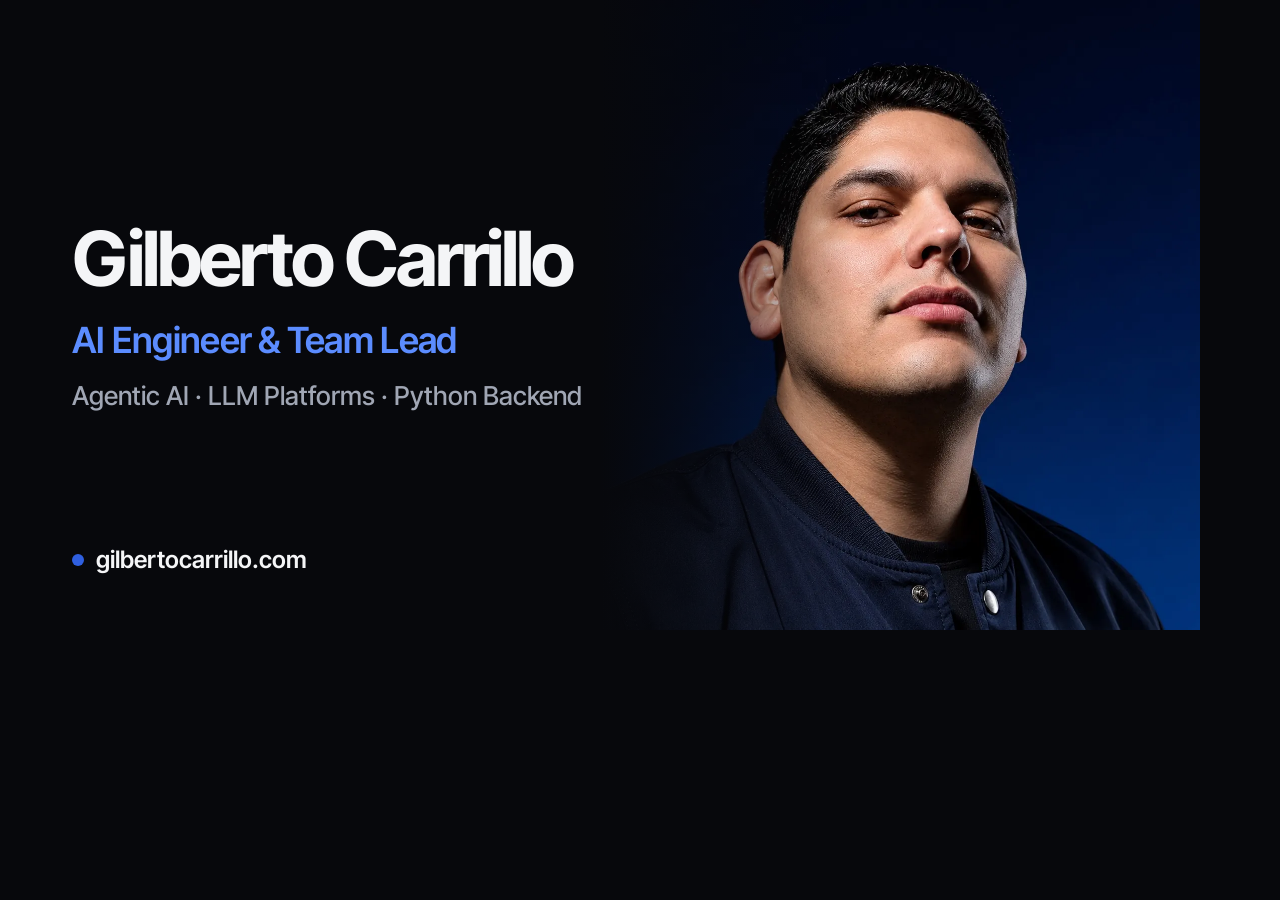
<file: tools/og.html>
<!doctype html>
<html lang="en">
<head>
<meta charset="utf-8">
<title>Share card</title>
<link rel="preconnect" href="https://fonts.googleapis.com">
<link rel="preconnect" href="https://fonts.gstatic.com" crossorigin>
<link href="https://fonts.googleapis.com/css2?family=Inter+Tight:wght@400;500;600;700&display=block" rel="stylesheet">
<style>
  /* 1200x630 Open Graph card, rendered to assets/og.jpg by tools/build-images.sh */
  * { margin: 0; box-sizing: border-box; }
  html, body { width: 1200px; height: 630px; overflow: hidden; background: #07080C; }
  body { font-family: "Inter Tight", system-ui, sans-serif; color: #F4F5F7; position: relative; }
  .photo {
    position: absolute; top: 0; right: 0; width: 600px; height: 630px;
    object-fit: cover; object-position: 50% 20%;
  }
  /* blend the photo's left edge into the dark side */
  .fade {
    position: absolute; top: 0; right: 0; width: 600px; height: 630px;
    background: linear-gradient(to right, #07080C 0%, rgba(7, 8, 12, 0.55) 18%, rgba(7, 8, 12, 0) 42%);
  }
  .text { position: absolute; left: 72px; top: 0; bottom: 0; width: 620px; display: flex; flex-direction: column; justify-content: center; }
  .name { font-size: 76px; font-weight: 700; letter-spacing: -0.04em; line-height: 1; }
  .role { margin-top: 22px; font-size: 36px; font-weight: 600; letter-spacing: -0.02em; color: #5B8CFF; }
  .focus { margin-top: 18px; font-size: 26px; font-weight: 500; color: #A0A6B4; }
  .site { position: absolute; left: 72px; bottom: 56px; display: flex; align-items: center; gap: 12px; font-size: 24px; font-weight: 600; color: #F4F5F7; }
  .site i { width: 12px; height: 12px; border-radius: 50%; background: #2F5FE0; }
</style>
</head>
<body>
  <img class="photo" src="../assets/photo-1254.webp" alt="">
  <div class="fade"></div>
  <div class="text">
    <p class="name">Gilberto Carrillo</p>
    <p class="role">AI Engineer &amp; Team Lead</p>
    <p class="focus">Agentic AI · LLM Platforms · Python Backend</p>
  </div>
  <p class="site"><i></i>gilbertocarrillo.com</p>
</body>
</html>
</file>
<file: styles.css>
/* ==========================================================================
   Portfolio v2. Order: tokens, base, layout, components, sections, motion, media.
   ========================================================================== */

/* ---------- Tokens ---------- */
:root {
  --paper: #FFFFFF;
  --ink: #0A0A0A;
  --muted: #5A5F6B;
  --line: #E6E8EE;
  --blue: #2F5FE0;
  --blue-bright: #5B8CFF;
  --blue-wash: #EEF3FF;
  --panel-bg: #FFFFFF;
  --panel-border: #BCC8EA;
  --panel-text: #141925;
  --panel-muted: #586278;
  --panel-line: #D3DBEE;
  --panel-glow: rgba(47, 95, 224, 0.30);
  --panel-shadow: rgba(32, 52, 112, 0.24);
  --panel-ok: #17935F;
  --pl-top-hi: #FFFFFF;
  --pl-front: #DDE5F8;
  --pl-left: #C6D2EF;
  --pl-edge: #AFBCE0;
  --pl-dot: rgba(47, 95, 224, 0.32);
  --pl-track: #D5DEF4;
  --pl-track-edge: #B0BFE4;
  --on-blue: #FFFFFF;
  --band: #2F5FE0;
  --gutter: clamp(16px, 4vw, 48px);
  --section-pad: clamp(80px, 11vw, 150px);
  --font: "Inter Tight", system-ui, -apple-system, "Segoe UI", Roboto, sans-serif;
  --ease: cubic-bezier(0.2, 0.7, 0.2, 1);
  color-scheme: light;
}
:root[data-theme="dark"] {
  --paper: #07080B;
  --ink: #F4F5F7;
  --muted: #A0A6B4;
  --line: #1C1F27;
  --blue: #5B8CFF;
  --blue-wash: #0E1526;
  --panel-bg: #1E2848;
  --panel-border: rgba(160, 188, 255, 0.45);
  --panel-text: #F6F8FF;
  --panel-muted: #BAC3DC;
  --panel-line: rgba(255, 255, 255, 0.2);
  --panel-glow: rgba(91, 140, 255, 0.55);
  --panel-shadow: rgba(0, 0, 0, 0.6);
  --panel-ok: #5CF0AA;
  --pl-top-hi: #2C3A6E;
  --pl-front: #151D3E;
  --pl-left: #0E1530;
  --pl-edge: #33437A;
  --pl-dot: rgba(160, 188, 255, 0.30);
  --pl-track: #0B1128;
  --pl-track-edge: rgba(160, 188, 255, 0.28);
  --on-blue: #07080B;
  color-scheme: dark;
}
@media (prefers-color-scheme: dark) {
  :root:not([data-theme="light"]) {
    --paper: #07080B;
    --ink: #F4F5F7;
    --muted: #A0A6B4;
    --line: #1C1F27;
    --blue: #5B8CFF;
    --blue-wash: #0E1526;
    --panel-bg: #1E2848;
    --panel-border: rgba(160, 188, 255, 0.45);
    --panel-text: #F6F8FF;
    --panel-muted: #BAC3DC;
    --panel-line: rgba(255, 255, 255, 0.2);
    --panel-glow: rgba(91, 140, 255, 0.55);
    --panel-shadow: rgba(0, 0, 0, 0.6);
    --panel-ok: #5CF0AA;
    --pl-top-hi: #2C3A6E;
    --pl-front: #151D3E;
    --pl-left: #0E1530;
    --pl-edge: #33437A;
    --pl-dot: rgba(160, 188, 255, 0.30);
    --pl-track: #0B1128;
    --pl-track-edge: rgba(160, 188, 255, 0.28);
    --on-blue: #07080B;
    color-scheme: dark;
  }
}

/* ---------- Base ---------- */
*, *::before, *::after { box-sizing: border-box; }
html { scroll-behavior: smooth; scroll-padding-top: 84px; -webkit-text-size-adjust: 100%; }
body {
  margin: 0;
  background: var(--paper);
  color: var(--ink);
  font-family: var(--font);
  font-size: 1.0625rem;
  line-height: 1.6;
  overflow-x: clip;
  -webkit-font-smoothing: antialiased;
}
h1, h2, h3, p, ul, ol, dl, dd, figure { margin: 0; }
ul, ol { padding: 0; list-style: none; }
img, svg { display: block; max-width: 100%; }
a { color: inherit; text-decoration: none; }
button { font: inherit; color: inherit; cursor: pointer; }
:focus-visible { outline: 2px solid var(--blue); outline-offset: 3px; border-radius: 6px; }
h1, h2, h3 { font-weight: 500; letter-spacing: -0.03em; }
h2 { font-size: clamp(2rem, 4.6vw, 3.5rem); line-height: 1.05; letter-spacing: -0.04em; }
p { color: var(--muted); }
u { text-decoration: underline; text-decoration-color: var(--blue); text-decoration-thickness: 2px; text-underline-offset: 6px; color: var(--ink); }
.skip { position: absolute; left: 16px; top: -60px; background: var(--blue); color: var(--on-blue); padding: 10px 16px; border-radius: 999px; z-index: 100; }
.skip:focus { top: 12px; }

/* ---------- Layout ---------- */
.container { width: 100%; max-width: 1280px; margin-inline: auto; padding-inline: var(--gutter); }
.section { padding-block: var(--section-pad); }
.section__head { display: grid; gap: 16px; margin-bottom: clamp(48px, 7vw, 88px); max-width: 640px; }
.rule { border: 0; border-top: 1px solid var(--line); margin: 0; }
.rule--full { width: 100%; }

/* ---------- Components ---------- */
.btn {
  display: inline-flex; align-items: center; gap: 8px;
  min-height: 44px; padding: 0 22px; border-radius: 999px;
  font-weight: 500; font-size: 1rem; line-height: 1; white-space: nowrap;
  transition: background-color 0.2s, color 0.2s, border-color 0.2s;
}
.btn--primary { background: var(--blue); color: var(--on-blue); }
.btn--primary:hover { background: var(--ink); color: var(--paper); }
.btn--outline { border: 1px solid var(--ink); }
.btn--outline:hover { background: var(--ink); color: var(--paper); }
.link-arrow { font-weight: 500; padding: 10px 4px; border-bottom: 1px solid transparent; }
.link-arrow:hover { border-color: currentColor; }
.icon-btn {
  display: inline-grid; place-items: center; width: 40px; height: 40px;
  border-radius: 50%; border: 1px solid var(--line); background: transparent;
  color: var(--ink); transition: border-color 0.2s, background-color 0.2s;
}
.icon-btn:hover { border-color: var(--ink); }

/* Dithered glow (texture set from main.js as CSS variables) */
.glow {
  position: absolute; pointer-events: none; z-index: 0;
  background-repeat: no-repeat; background-size: 100% 100%;
  image-rendering: pixelated; opacity: 0.6;
}


/* ---------- Nav ---------- */
.nav { position: sticky; top: 0; z-index: 50; transition: background-color 0.25s, border-color 0.25s; border-bottom: 1px solid transparent; }
.nav.is-scrolled {
  background: color-mix(in srgb, var(--paper) 82%, transparent);
  -webkit-backdrop-filter: blur(14px); backdrop-filter: blur(14px);
  border-bottom-color: var(--line);
}
.nav__inner { display: grid; grid-template-columns: 1fr auto 1fr; align-items: center; min-height: 72px; gap: 16px; }
.wordmark { display: inline-flex; align-items: center; gap: 8px; font-weight: 600; letter-spacing: -0.02em; font-size: 1.0625rem; justify-self: start; }
.wordmark__dot { width: 8px; height: 8px; border-radius: 50%; background: var(--blue); }
.nav__links { display: flex; gap: 4px; }
.nav__links a { padding: 8px 18px; border-radius: 999px; border: 1px solid transparent; font-size: 0.97rem; font-weight: 500; transition: border-color 0.2s, color 0.2s; color: var(--muted); }
.nav__links a:hover { color: var(--ink); }
.nav__links a.is-active { border-color: var(--ink); color: var(--ink); }
.nav__actions { display: flex; align-items: center; gap: 12px; justify-self: end; }
.nav__cv { min-height: 40px; padding: 0 18px; font-size: 0.95rem; }
.nav__menu-btn { display: none; }
.i-moon { display: none; }
[data-theme="dark"] .i-sun { display: none; }
[data-theme="dark"] .i-moon { display: block; }
.menu { border-top: 1px solid var(--line); background: var(--paper); }
.menu[hidden] { display: none; }
.menu .container { display: grid; padding-block: 8px 16px; }
.menu a { padding: 14px 0; font-size: 1.25rem; font-weight: 500; border-bottom: 1px solid var(--line); }
.menu a:last-child { border-bottom: 0; }

/* ---------- Hero ---------- */
.hero {
  --nav-h: 72px;
  position: relative; overflow-x: clip;
  display: grid; grid-template-columns: minmax(0, 1fr);
}
.hero__text {
  position: relative; overflow: hidden;
  display: flex; flex-direction: column; justify-content: center;
  padding: clamp(40px, 7vw, 72px) var(--gutter) clamp(40px, 7vw, 72px);
}
.hero__text > :not(.hero-silk) { position: relative; z-index: 1; }
.hero__title { font-size: clamp(2.25rem, 8.5vw, 3.5rem); font-weight: 600; line-height: 0.98; letter-spacing: -0.04em; margin-bottom: clamp(24px, 3vw, 36px); }
.line { display: block; overflow: hidden; padding-bottom: 0.1em; margin-bottom: -0.1em; }
.line__inner { display: inline-block; }
.accent { color: var(--blue); }
.hero__sub { font-size: 1.125rem; max-width: 32em; color: var(--muted); }
.hero__cta { display: flex; flex-wrap: wrap; align-items: center; gap: 12px 20px; margin-top: 32px; }
.hero__social { display: flex; gap: 10px; margin-left: 4px; }

/* Blue panel: solid full-bleed colour block with the cut-out photo */
.hero__panel {
  position: relative; overflow: hidden; background: var(--band);
  height: clamp(360px, 70vw, 560px);
}
.hero-silk {
  position: absolute; z-index: 0; pointer-events: none; inset: 0; width: 100%; height: 100%;
}
@media (prefers-reduced-motion: no-preference) {
  .js .hero-silk { opacity: 0; transition: opacity 0.4s ease; }
  .js .hero-silk.is-ready { opacity: 1; }
}
.hero__photo {
  position: absolute; z-index: 2; inset: 0;
  width: 100%; height: 100%; object-fit: cover; object-position: center bottom;
}
.hero__panel::before,
.hero__panel::after { content: ""; position: absolute; z-index: 3; left: 0; right: 0; pointer-events: none; }
/* top: soft dark fade so name + role read over the photo */
.hero__panel::before {
  top: 0; height: 30%;
  background: linear-gradient(to bottom, rgba(8, 14, 40, 0.55), rgba(8, 14, 40, 0.2) 60%, transparent);
}
/* bottom: navy scrim so the facts read over the jacket */
.hero__panel::after {
  bottom: 0; height: 32%;
  background: linear-gradient(to top, rgba(8, 14, 40, 0.72), rgba(8, 14, 40, 0.35) 55%, transparent);
}
.hero__panel .hero__id { z-index: 4; }
.hero__ph { position: absolute; inset: 0; z-index: 2; display: none; }
.hero__panel.is-fallback .hero__photo { visibility: hidden; }
.hero__panel.is-fallback .hero__ph { display: block; }
.hero__sil {
  position: absolute; left: 22%; right: 22%; top: 12%; bottom: 0;
  background-image: var(--dither-radial); background-size: 150% 150%; background-position: center 40%;
  image-rendering: pixelated; background-color: rgba(255, 255, 255, 0.18);
  -webkit-mask: url("data:image/svg+xml,%3Csvg xmlns='http://www.w3.org/2000/svg' viewBox='0 0 200 240'%3E%3Ccircle cx='100' cy='78' r='46'/%3E%3Cpath d='M18 240C18 170 58 138 100 138C142 138 182 170 182 240Z'/%3E%3C/svg%3E") center bottom / contain no-repeat;
  mask: url("data:image/svg+xml,%3Csvg xmlns='http://www.w3.org/2000/svg' viewBox='0 0 200 240'%3E%3Ccircle cx='100' cy='78' r='46'/%3E%3Cpath d='M18 240C18 170 58 138 100 138C142 138 182 170 182 240Z'/%3E%3C/svg%3E") center bottom / contain no-repeat;
}
.hero__ph p { position: absolute; left: 0; right: 0; bottom: 28px; text-align: center; font-size: 0.8125rem; color: rgba(255, 255, 255, 0.75); }

/* Small screens: compact photo tile + availability pill at the top of the hero; the big panel is hidden. */
.hero__mini { display: flex; align-items: center; gap: 14px; margin-bottom: 28px; }
.hero__tile {
  position: relative; flex: none; width: 88px; height: 88px; border-radius: 20px; overflow: hidden;
  background: var(--band);
}
.hero__tile img { position: absolute; inset: 0; width: 100%; height: 100%; object-fit: cover; object-position: top center; }
.hero__tile.is-fallback img { display: none; }
.hero__tile.is-fallback::after {
  content: ""; position: absolute; inset: 14% 16% 0; background: rgba(255, 255, 255, 0.55);
  -webkit-mask: url("data:image/svg+xml,%3Csvg xmlns='http://www.w3.org/2000/svg' viewBox='0 0 200 240'%3E%3Ccircle cx='100' cy='78' r='46'/%3E%3Cpath d='M18 240C18 170 58 138 100 138C142 138 182 170 182 240Z'/%3E%3C/svg%3E") center bottom / contain no-repeat;
  mask: url("data:image/svg+xml,%3Csvg xmlns='http://www.w3.org/2000/svg' viewBox='0 0 200 240'%3E%3Ccircle cx='100' cy='78' r='46'/%3E%3Cpath d='M18 240C18 170 58 138 100 138C142 138 182 170 182 240Z'/%3E%3C/svg%3E") center bottom / contain no-repeat;
}
@media (max-width: 899px) {
  /* room below the CTA row for the silk band */
  .hero__text { padding-bottom: calc(clamp(40px, 7vw, 72px) + min(56vw, 230px)); }
  .hero__panel { display: none; }
}

/* Identity (name + meta): top of the blue panel on desktop, beside the photo tile on mobile */
.hero__name { font-size: 1.375rem; font-weight: 600; letter-spacing: -0.02em; line-height: 1.15; color: var(--ink); }
.hero__role { margin-top: 4px; font-size: 1rem; font-weight: 500; line-height: 1.3; color: var(--ink); }
.hero__focus { margin-top: 2px; font-size: 0.9375rem; line-height: 1.4; color: var(--muted); }
.hero__meta { margin-top: 4px; font-size: 0.875rem; line-height: 1.45; color: var(--muted); }
.hero__mini-id { min-width: 0; }
.hero__id {
  position: absolute; z-index: 3; top: clamp(28px, 4vw, 48px); left: clamp(24px, 3.5vw, 48px); right: clamp(24px, 3.5vw, 48px);
}
.hero__id .hero__name { font-size: clamp(2rem, 3.2vw, 3rem); color: #fff; letter-spacing: -0.035em; }
.hero__id .hero__role { margin-top: 10px; font-size: clamp(1.1rem, 1.5vw, 1.35rem); font-weight: 500; color: #fff; }
.hero__id--foot { top: auto; bottom: clamp(28px, 4vw, 48px); }
.hero__id .hero__focus { font-size: 1.0625rem; font-weight: 500; color: #fff; }
.hero__id .hero__meta { margin-top: 6px; font-size: 1rem; color: rgba(255, 255, 255, 0.82); }
.hero__id .text-link { color: #fff; text-decoration-color: rgba(255, 255, 255, 0.6); }
.hero__id .text-link:hover { color: #fff; text-decoration-color: #fff; }

@media (min-width: 900px) {
  .hero__mini { display: none; }
  .hero { grid-template-columns: minmax(0, 55fr) minmax(0, 45fr); min-height: calc(100vh - var(--nav-h)); min-height: calc(100svh - var(--nav-h)); }
  .hero__text {
    padding-block: clamp(32px, 4vw, 64px);
    padding-left: max(var(--gutter), calc((100vw - 1280px) / 2 + var(--gutter)));
    padding-right: clamp(24px, 4vw, 64px);
    padding-bottom: calc(clamp(32px, 4vw, 64px) + 100px); /* room below the CTA row for the silk band */
  }
  .hero__title { font-size: clamp(2.75rem, min(4.8vw, 7.6vh), 5.5rem); } /* height-aware so the silk band fits above the fold */
  .hero__panel { height: auto; }
}


/* ---------- About ---------- */
.about__head { display: grid; gap: 14px; margin-bottom: clamp(40px, 6vw, 72px); }
.about__head h2 { font-size: clamp(2.25rem, 4vw, 3.5rem); font-weight: 600; }
.about__grid { display: grid; grid-template-columns: minmax(0, 6fr) minmax(0, 4fr); gap: clamp(32px, 6vw, 96px); align-items: start; }
.about__p { font-size: 1.0625rem; line-height: 1.55; color: var(--muted); max-width: 36em; }
.about__p + .about__p { margin-top: 24px; }
.about__p--lead { color: var(--ink); }
.now { margin-top: clamp(36px, 5vw, 56px); padding-top: 28px; border-top: 1px solid var(--line); max-width: 36em; }
.now__label { display: inline-flex; align-items: center; gap: 10px; font-size: 0.8125rem; font-weight: 600; letter-spacing: 0.08em; text-transform: uppercase; color: var(--blue); }
.now__label i { position: relative; width: 8px; height: 8px; border-radius: 50%; background: var(--panel-ok); box-shadow: 0 0 0 4px color-mix(in srgb, var(--panel-ok) 18%, transparent); }
.now__text { margin-top: 12px; font-size: 1.25rem; line-height: 1.45; color: var(--ink); }
.now__sub { margin-top: 8px; font-size: 0.9375rem; line-height: 1.5; color: var(--muted); }
.now__actions { display: flex; flex-wrap: wrap; gap: 12px; margin-top: 24px; }
.facts { --card: color-mix(in srgb, var(--blue) 5%, var(--paper)); display: grid; padding: 8px clamp(20px, 2.4vw, 28px); border: 1px solid color-mix(in srgb, var(--blue) 16%, var(--line)); border-radius: 20px; background: linear-gradient(160deg, var(--paper), var(--card) 70%); }
.facts__row { position: relative; display: grid; gap: 4px; padding: 18px 0 18px 52px; }
.facts__row + .facts__row { border-top: 1px solid var(--line); }
.facts__ico { position: absolute; left: 0; top: 18px; display: grid; place-items: center; width: 36px; height: 36px; border-radius: 10px; background: color-mix(in srgb, var(--blue) 10%, transparent); color: var(--blue); }
.facts__ico svg { width: 18px; height: 18px; fill: none; stroke: currentColor; stroke-width: 1.7; stroke-linecap: round; stroke-linejoin: round; }
.facts dt { font-size: 0.8125rem; font-weight: 600; letter-spacing: 0.08em; text-transform: uppercase; color: var(--muted); }
.facts dd { font-size: 1rem; line-height: 1.45; color: var(--ink); margin: 0; }
.certs { display: grid; gap: 10px; margin: 2px 0 0; padding: 0; list-style: none; }
.certs li { display: grid; gap: 1px; }
.certs b { font-weight: 500; }
.certs span { font-size: 0.875rem; color: var(--muted); }
@media (min-width: 900px) {
  .about__p { font-size: 1.25rem; }
}

/* ---------- Stats ---------- */

/* ---------- Systems ---------- */
.sys-row { display: grid; grid-template-columns: minmax(0, 1.35fr) minmax(0, 0.65fr); gap: clamp(32px, 4.5vw, 72px); align-items: center; padding-block: clamp(48px, 7vw, 96px); }
.sys-row:first-of-type { padding-top: 0; }
.sys-row--flip { grid-template-columns: minmax(0, 0.65fr) minmax(0, 1.35fr); }
.sys-row--flip .sys-row__visual { order: 2; }
.sys-row__visual { background: var(--blue-wash); border-radius: 20px; padding: clamp(8px, 1.4vw, 18px); }
.sys-row__visual svg { width: 100%; height: auto; overflow: visible; }
.sys-row__cat { font-size: 0.95rem; color: var(--blue); font-weight: 500; margin-bottom: 14px; }
.sys-row h3 { font-size: clamp(1.6rem, 2.6vw, 2rem); line-height: 1.12; margin-bottom: 18px; }
.sys-row__text > p:not(.sys-row__cat):not(.sys-row__tech) { max-width: 34em; }
.sys-row__tech { margin-top: 20px; font-size: 0.95rem; color: var(--ink); opacity: 0.72; }

/* ==========================================================================
   Product-moment scenes (pm-*): CSS-3D illustrations, one per Systems row.
   Shared: stage (container-query box), scene (font-size = stage width / 48, so
   everything is sized in em and scales with the container) and plane (the 3D
   world; each scene sets its own size, camera and tilt). Scene 1 also defines
   the box primitives reused by scenes 2 and 3: .pl-box, .pl-face, .pl-top,
   .pl-front, .pl-left and .pl-shadow. Mouse parallax adds --tilt-x / --tilt-y
   (set from JS on stages carrying data-parallax) to each camera.
   Base state = finished state, so reduced motion shows the completed scene;
   animation is added in the motion block.
   ========================================================================== */
.pm-stage { --loop: 6.5s; container-type: inline-size; position: relative; width: 100%; aspect-ratio: 48 / 31; overflow: hidden; perspective: 150em; perspective-origin: 50% 40%; }
.pm-scene { position: absolute; inset: 0; font-size: calc(100cqw / 48); }
.pm-plane { position: absolute; left: 50%; top: 50%; transform-style: preserve-3d; }

/* ---- Scene 1: Workflow engine (pipeline) ----
   Own camera (low, frontal-ish) and layout, scoped under .pm-scene--pipeline.
   Plane = 52em x 18em (59em on mobile); x runs along the track, z is up. Raised objects are
   "boxes": a top face plus the two faces the camera sees (front +y, left -x).
   Base state = finished state (OCR boxes, chunks docked, router row 3 lit,
   output done, no packets, flat Chunk tag on the floor). */
.pm-stage--pipeline { --loop: 8.2s; perspective-origin: 50% 40%; }
.pm-scene--pipeline .pm-plane { width: 52em; height: 18em; margin: -9em 0 0 -26em; transform: translate(0.5em, 0.4em) rotateX(calc(60deg + var(--tilt-x, 0deg))) rotateZ(calc(-40deg + var(--tilt-y, 0deg))) scale3d(0.9, 0.9, 0.9) }

.pl-floor { position: absolute; left: 1em; top: -1.5em; width: 50em; height: 21em; transform: translateZ(-0.5em); background-image: radial-gradient(circle, var(--pl-dot) 0.1em, transparent 0.15em); background-size: 1.7em 1.7em; background-position: center; -webkit-mask-image: radial-gradient(ellipse closest-side, #000 30%, transparent 88%); mask-image: radial-gradient(ellipse closest-side, #000 30%, transparent 88%); }
.pl-glow { position: absolute; left: -3.3em; top: 0; width: 18em; height: 18em; transform: translateZ(-0.45em); background: radial-gradient(ellipse closest-side, var(--panel-glow) 0%, color-mix(in srgb, var(--panel-glow) 40%, transparent) 50%, transparent 100%) }

.pl-track { position: absolute; left: 3em; top: 6.3em; width: 48.1em; height: 5.4em; transform: translateZ(-0.3em); box-sizing: border-box; border-radius: 0.9em; background: var(--pl-track); border: 1px solid var(--pl-track-edge); box-shadow: inset 0 0.3em 0.8em var(--panel-shadow); overflow: hidden }
.pm-scene--pipeline svg.pl-path { position: absolute; left: 0; top: 0; display: block; width: 58em; height: 100%; overflow: visible }
.pl-groove { fill: none; stroke: var(--pl-track-edge); stroke-width: 0.1; }
.pl-line { fill: none; stroke: var(--blue); stroke-width: 0.34; stroke-linecap: round; filter: drop-shadow(0 0 0.5em var(--panel-glow)); }
.pl-pkt { --pk: 46.3em; display: none; position: absolute; left: 0; top: 2.42em; width: 1.8em; height: 0.56em; border-radius: 1em; background: linear-gradient(90deg, transparent, var(--blue-bright)); box-shadow: 0 0 0.8em 0.15em var(--panel-glow) }
.pl-hop { display: none; position: absolute; left: 35.4em; top: 2.35em; width: 2.2em; height: 0.7em; border-radius: 1em; background: linear-gradient(90deg, transparent, var(--blue-bright)); box-shadow: 0 0 1em 0.25em var(--panel-glow) }

.pl-shadow { position: absolute; border-radius: 1em; background: var(--panel-shadow); filter: blur(0.9em); transform: translateZ(0.05em); }
.pl-box { position: absolute; transform-style: preserve-3d; }
.pl-face { position: absolute; box-sizing: border-box; }
.pl-top { left: 0; top: 0; width: 100%; height: 100%; transform: translateZ(var(--h)); border: 1px solid var(--panel-border); border-radius: 0.35em; background: linear-gradient(145deg, var(--pl-top-hi), var(--panel-bg) 75%); color: var(--panel-text); font-variant-numeric: tabular-nums; overflow: hidden; }
.pl-front { left: 0; top: 100%; width: 100%; height: var(--h); transform-origin: 0 0; transform: rotateX(90deg); background: var(--pl-front); }
.pl-left { left: 0; top: 0; width: var(--h); height: 100%; transform-origin: 0 0; transform: rotateY(-90deg); background: var(--pl-left); }
.pl-shadow--stack { left: 1.5em; top: 2.9em; width: 9.8em; height: 13.9em }
.pl-shadow--router { left: 26.2em; top: 4.9em; width: 15em; height: 9.8em }
.pl-shadow--out { left: 44.2em; top: 4.4em; width: 7.6em; height: 10.8em }

/* The sheet: a copy of the top page that lifts off, shrinks and is cut along its region borders.
   Hidden in the finished (static) state; animated only when motion is allowed. */
.pl-sheet { --cx: 5.7em; --tx: calc(18.2em - var(--cx)); --sx: 0.55; --sy: 0.55; position: absolute; left: 0.8em; top: 2.05em; width: 9.8em; height: 13.9em; box-sizing: border-box; border: 1px solid var(--panel-border); border-radius: 0.35em; background: linear-gradient(145deg, var(--pl-top-hi), var(--panel-bg) 75%); color: var(--panel-text); overflow: hidden; opacity: 0; transform: translate3d(0, 0, 2.95em); font-variant-numeric: tabular-nums; }
.pl-sheet-sh { position: absolute; left: 0.8em; top: 2.05em; width: 9.8em; height: 13.9em; border-radius: 0.6em; background: var(--panel-shadow); filter: blur(0.6em); opacity: 0; transform: translate3d(0.5em, 0.5em, 0.05em); }
/* Job card: the goal, raised behind the track. Fades in first and stays. */
.pl-job__tag { flex: none; padding: 0.22em 0.5em; border-radius: 0.3em; background: var(--blue); color: var(--on-blue); font-size: 0.85em; font-weight: 700; letter-spacing: 0.06em; line-height: 1; }
.pl-hud { position: absolute; left: 2.6cqw; top: 2.6cqw; z-index: 2; pointer-events: none; display: grid; grid-template-columns: auto auto; align-items: center; gap: 0.5em 0.7em; padding: 0.7em 0.9em; border-radius: 0.7em; border: 1px solid color-mix(in srgb, var(--blue) 50%, var(--panel-border)); background: var(--panel-bg); box-shadow: 0 0.5em 1.4em var(--panel-shadow); color: var(--panel-text); font-size: max(11px, 1.6cqw); line-height: 1.1; }
.pl-job__txt { font-weight: 600; white-space: nowrap; }
.pl-job__short { display: none; }
.pl-count { grid-column: 1 / -1; display: inline-flex; align-items: center; font-weight: 700; color: var(--panel-text); white-space: nowrap; font-variant-numeric: tabular-nums; }
.pl-count__p { display: none; }
.pl-count__win { display: block; height: 1.2em; min-width: 2.1em; overflow: hidden; line-height: 1.2em; text-align: right; color: var(--blue); }
.pl-count__col { display: block; transform: translateY(-9.6em); }
.pl-count__col i { display: block; height: 1.2em; font-style: normal; }

/* Hero: PDF stack (thick: stacked page edges on the visible sides) */
.pl-stack { --h: 2.9em; left: 0.8em; top: 2.05em; width: 9.8em; height: 13.9em }
.pl-stack .pl-front { background: repeating-linear-gradient(180deg, var(--pl-front) 0, var(--pl-front) 0.14em, var(--pl-edge) 0.14em, var(--pl-edge) 0.2em); }
.pl-stack .pl-left { background: repeating-linear-gradient(90deg, var(--pl-left) 0, var(--pl-left) 0.14em, var(--pl-edge) 0.14em, var(--pl-edge) 0.2em); }
.pl-page { display: flex; flex-direction: column; gap: 0.7em; padding: 1em }
.pl-page__head { display: flex; align-items: center; gap: 0.7em }
.pl-page__head b { flex: none; padding: 0.22em 0.5em; border-radius: 0.3em; background: var(--blue); color: var(--on-blue); font-size: max(10px, 0.9em); font-weight: 700; letter-spacing: 0.04em; line-height: 1 }
.pl-page__head span { flex: 1; height: 0.4em; border-radius: 0.2em; background: var(--panel-line) }
.pl-thumb { position: relative; display: flex; align-items: flex-end; gap: 0.4em; height: 2.8em; padding: 0.5em; border-radius: 0.5em; background: color-mix(in srgb, var(--blue) 8%, transparent); box-shadow: inset 0 0 0 1px var(--panel-line) }
.pl-thumb i { flex: 1; height: var(--v); border-radius: 0.15em; background: color-mix(in srgb, var(--blue) 55%, var(--panel-line)); }
.pl-lines { position: relative; flex: 1; display: flex; flex-direction: column; justify-content: space-between; padding-block: 0.2em; }
.pl-ln { position: relative; display: block; height: 0.5em; border-radius: 0.28em; background: var(--panel-line) }
.pl-page .pl-ln, .pl-blk .pl-ln { height: max(0.5em, 3px); }
.pl-page .pl-ln::after, .pl-blk .pl-ln::after { content: ""; position: absolute; inset: 0; border-radius: inherit; background: repeating-linear-gradient(90deg, color-mix(in srgb, var(--panel-text) 72%, transparent) 0, color-mix(in srgb, var(--panel-text) 72%, transparent) 0.5em, transparent 0.5em, transparent 0.66em); }
.pl-page .pl-lines::before { content: ""; position: absolute; left: -0.3em; right: -0.3em; top: 0; height: 25%; box-sizing: border-box; border: 1.5px solid var(--blue); border-radius: 0.3em; background: color-mix(in srgb, var(--blue) 14%, transparent); box-shadow: 0 0 0.6em var(--panel-glow); opacity: 0; pointer-events: none; }
.pl-page__head b.pl-ocrtag { background: transparent; color: var(--blue); box-shadow: inset 0 0 0 1.5px var(--blue); }
.pl-table { position: relative; display: grid; grid-template-columns: repeat(4, 1fr); gap: 0.25em; height: 2.4em; padding: 0.2em; border-radius: 0.4em; background: color-mix(in srgb, var(--blue) 6%, transparent); box-shadow: inset 0 0 0 1px var(--panel-line); }
.pl-table i { display: block; border-radius: 0.12em; background: var(--panel-line); }
.pl-table i.h { background: color-mix(in srgb, var(--blue) 40%, var(--panel-line)); }
/* detected region: outline + type tag (outline visible at rest; animated by the scan) */
.pl-reg { position: absolute; inset: -0.3em -0.4em; border: 1.5px solid var(--blue); border-radius: 0.4em; background: color-mix(in srgb, var(--blue) 12%, transparent); box-shadow: 0 0 0.6em var(--panel-glow); pointer-events: none; }
.pl-tag { position: absolute; right: 0.4em; top: calc(100cqw * -0.6 / 48); padding: 0.2em 0.5em; border-radius: 0.3em; background: var(--blue); color: var(--on-blue); font-size: max(10px, 0.75em); font-style: normal; font-weight: 600; letter-spacing: 0.02em; line-height: 1; }
.pl-beam { position: absolute; left: 0; right: 0; top: 0; height: 2.8em; opacity: 0; transform: translateY(-2.8em); border-bottom: 0.15em solid var(--blue-bright); background: linear-gradient(to bottom, transparent, color-mix(in srgb, var(--blue) 32%, transparent)); box-shadow: 0 0.5em 1.4em var(--panel-glow); pointer-events: none; }

/* Chunks: three solid blocks (chart, text, table) composed from the box primitives. They break out of the page, explode upward, settle into blocks, dock on the track and ride into the router. */
.pl-chunk { transform-origin: 100% 50%; --zc: 0.9em; --px: 20.6em; --dr: -1.5em; --de: -3.4em; --ze: 4.6em; --s: 0.5; position: absolute; left: var(--px); top: 7.5em; width: 3.8em; height: 3em; transform-style: preserve-3d }
.pl-chunk[data-n="2"] { --zc: 2.2em; --px: 16.5em; --dr: 0.6em; --de: 0em; --ze: 3.1em; --s: 0.63 }
.pl-chunk[data-n="3"] { --zc: 3.5em; --px: 12.4em; --dr: 2.6em; --de: 3.4em; --ze: 1.8em; --s: 0.43 }
.pl-chunk .pl-shadow { inset: 0.1em; filter: blur(0.4em); transform: translate3d(0.4em, 0.4em, 0.05em); border-radius: 0.5em; opacity: 0.8; }
.pl-blk { --h: 0.15em; inset: 0; }
.pl-blk .pl-top { border-radius: 0.45em; }
.pl-cap { position: absolute; left: 50%; top: calc(100% - 1.5em); height: 1.5em; transform-origin: 50% 100%; transform: translateX(-50%) translate3d(0, -0.15em, var(--h)) rotateX(-90deg); display: flex; align-items: center; gap: 0.35em; padding: 0 0.6em; border: 1px solid color-mix(in srgb, var(--blue) 45%, var(--panel-border)); border-radius: 999px; background: var(--panel-bg); box-shadow: 0 0.2em 0.6em -0.2em var(--panel-glow); font-size: max(9px, 0.5em); font-weight: 600; line-height: 1; white-space: nowrap; color: var(--panel-text); }
.pl-cap span:last-child { color: var(--blue); }
.pl-blk .pl-top { display: flex; flex-direction: column; gap: 0.3em; padding: 0.45em; border-color: color-mix(in srgb, var(--blue) 45%, var(--panel-border)); }
.pl-blk .pl-front { top: calc(100% - var(--h)); transform-origin: 0 100%; transform: rotateX(-90deg); display: flex; flex-direction: column; align-items: center; justify-content: center; gap: 0.15em; padding-left: 0.8em; font-size: max(10px, 0.62em); font-weight: 600; line-height: 1.1; white-space: nowrap; color: var(--panel-text); }
.pl-blk .pl-thumb { flex: 1; height: auto; padding: 0.3em; }
.pl-blk .pl-lines { padding-block: 0; }
.pl-blk .pl-table { flex: 1; height: auto; }
.pl-blk .pl-top::before { content: ""; position: absolute; inset: 0.2em; opacity: 0; pointer-events: none; --bc: var(--blue-bright); background: linear-gradient(var(--bc), var(--bc)) 0 0 / 0.9em 2px no-repeat, linear-gradient(var(--bc), var(--bc)) 0 0 / 2px 0.9em no-repeat, linear-gradient(var(--bc), var(--bc)) 100% 0 / 0.9em 2px no-repeat, linear-gradient(var(--bc), var(--bc)) 100% 0 / 2px 0.9em no-repeat, linear-gradient(var(--bc), var(--bc)) 0 100% / 0.9em 2px no-repeat, linear-gradient(var(--bc), var(--bc)) 0 100% / 2px 0.9em no-repeat, linear-gradient(var(--bc), var(--bc)) 100% 100% / 0.9em 2px no-repeat, linear-gradient(var(--bc), var(--bc)) 100% 100% / 2px 0.9em no-repeat; }
.pl-stage { grid-column: 1 / -1; display: grid; align-items: center; height: 1.3em; font-weight: 600; white-space: nowrap; }
.pl-st { grid-area: 1 / 1; display: inline-flex; align-items: center; gap: 0.5em; opacity: 0; color: var(--panel-text); }
.pl-st[data-s="6"] { opacity: 1; }
.pl-st__dot { flex: none; box-sizing: border-box; width: 0.8em; height: 0.8em; border-radius: 50%; border: 2px solid var(--blue); border-top-color: transparent; }
.pl-st__ok { flex: none; font-style: normal; color: var(--panel-ok); }
.pl-st__n { color: var(--panel-ok); }
.pl-chk { display: inline-flex; align-items: center; color: var(--blue); font-variant-numeric: tabular-nums; }
.pl-chk__win { display: block; height: 1.2em; min-width: 0.6em; overflow: hidden; line-height: 1.2em; text-align: right; }
.pl-chk__col { display: block; transform: translateY(-3.6em); }
.pl-chk__col i { display: block; height: 1.2em; font-style: normal; }
.pl-guide { display: none; position: absolute; left: var(--gx); top: calc(var(--gy) - var(--gz)); width: 0; height: var(--gz); border-left: 0.14em dashed var(--blue); transform-origin: 0 100%; transform: rotateX(-90deg); pointer-events: none; }
.pm-scene--pipeline svg.pl-ico { flex: none; display: block; width: 1.3em; height: 1.3em; fill: none; stroke: var(--blue); stroke-width: 1.8; stroke-linecap: round; stroke-linejoin: round; }

/* Router station */
.pl-router { --h: 2.4em; left: 25.4em; top: 4.1em; width: 15em; height: 9.8em }
.pl-router .pl-top { display: flex; flex-direction: column; gap: 0.4em; padding: 0.8em; border-color: color-mix(in srgb, var(--blue) 45%, var(--panel-border)) }
.pl-router .pl-front { background: radial-gradient(circle, color-mix(in srgb, var(--blue) 70%, transparent) 0.14em, transparent 0.2em) 0.8em 50% / 1.1em 100% repeat-x, var(--pl-front); }
.pl-title { display: flex; align-items: center; gap: 0.6em; margin-bottom: 0.1em; font-size: max(10px, 1.1em); font-weight: 600; line-height: 1; white-space: nowrap; }
.pl-title i { flex: none; width: 0.8em; height: 0.8em; border-radius: 0.2em; background: var(--blue); }
.pl-row { position: relative; display: flex; align-items: center; flex: none; gap: 0.6em; height: calc(100cqw * 1.9 / 48); padding: 0 0.7em; border-radius: 0.5em; background: color-mix(in srgb, var(--panel-line) 40%, transparent); font-size: max(10px, 1em); font-weight: 500; line-height: 1; white-space: nowrap }
.pl-row::before { content: ""; position: absolute; inset: 0; border-radius: inherit; background: color-mix(in srgb, var(--blue) 24%, transparent); box-shadow: inset 0 0 0 1.5px color-mix(in srgb, var(--blue) 75%, transparent); opacity: 0; }
.pl-row[data-n="3"]::before { opacity: 1; }
.pm-scene--pipeline .pl-row svg.pl-ico { width: 1.2em; height: 1.2em; }
.pl-row > span:last-child { position: relative; }

/* Output document */
.pl-out { --h: 1.3em; left: 43.4em; top: 3.6em; width: 7.6em; height: 10.8em }
.pl-out .pl-top { display: flex; flex-direction: column; gap: 0.4em; padding: 0.8em; }
.pl-out .pl-thumb { height: 1.5em; padding: 0.3em; }
.pl-out .pl-lines { flex: none; justify-content: flex-start; gap: 0.3em; padding: 0; }
.pl-out .pl-ln { height: 0.35em; }
.pl-out .pl-table { height: 1.9em; }
.pl-oreg { display: block; }
.pl-done { align-self: flex-start; display: inline-flex; align-items: center; gap: 0.2em; padding: 0.3em 0.7em; border-radius: 999px; background: color-mix(in srgb, var(--panel-ok) 16%, transparent); color: var(--panel-ok); font-size: max(10px, 0.8em); font-weight: 600; line-height: 1; white-space: nowrap; }

@media (max-width: 480px) {
  .pm-stage--pipeline { aspect-ratio: 48 / 31; }
  .pm-scene--pipeline .pm-plane { width: 59em; margin: -9em 0 0 -29.5em; transform: translate(0.3em, 1.2em) rotateX(calc(56deg + var(--tilt-x, 0deg))) rotateZ(calc(-40deg + var(--tilt-y, 0deg))) scale3d(0.8, 0.8, 0.8) }
  .pl-floor { left: 3.5em; }
  .pl-stack { width: 8.6em }
  .pl-sheet, .pl-sheet-sh { width: 8.6em }
  .pl-sheet { --cx: 5.1em; --sx: 0.6; --sy: 0.6; }
  .pl-track { width: 54.9em }
  .pl-pkt { --pk: 53.1em }
  .pl-tag, .pl-done__t, .pl-job__full { display: none }
  .pl-job__short { display: block; }
  .pl-hud { grid-template-columns: auto auto auto; gap: 0.4em 0.6em; padding: 0.55em 0.7em; font-size: max(10px, 2.7cqw); }
  .pl-count { grid-column: auto; }
  .pl-count__w { display: none; }
  .pl-count__p { display: inline; }
  .pm-scene--pipeline svg.pl-ico { width: 1.2em; height: 1.2em; }
  .pl-router { width: 22.4em; height: 10.8em; top: 3.6em }
  .pl-shadow--router { left: 26.2em; top: 4.4em; width: 22.4em; height: 10.8em; }
  .pl-out { left: 51.4em; top: 3em; width: 6.5em; height: 12.4em }
  .pl-shadow--out { left: 52.2em; top: 3.8em; width: 6.5em; height: 12.4em; }
  .pl-hop { left: 41.6em; }
  .pl-chk__w { display: none; }
  .pl-cap { display: none; }
  .pl-page__head { position: relative; }
  .pl-page__head b.pl-ocrtag { position: absolute; left: 0; top: 0; bottom: 0; display: grid; place-items: center; background: var(--panel-bg); }

}

/* ==========================================================================
   Scene 2: Multi-agent platform (intent, tool library, retrieve, rerank, choose).
   Top-down camera (rotateX 40deg, almost no yaw). The agent core sits in the
   centre of a dotted circular floor, surrounded by a dense library of small
   icon-only tool tiles on three loose rings (5 of them are translation
   tools). An intent card and a "top 5" rerank card stand on the left; the
   chosen tool docks against the core. Everything is positioned inside .ag-hub,
   a zero-size frame at the hub centre (plane 64em x 48em).
   Box faces (.pl-box/.pl-face/.pl-top/.pl-front/.pl-left) and .pl-shadow are
   the shared primitives defined with scene 1. Base state = finished state
   (5 translation tiles lit, top-5 card reranked with #1 highlighted, tool
   docked at the core, intent visible; no scan ring, no packets).
   ========================================================================== */
.pm-scene--hub .pm-plane { width: 64em; height: 48em; margin: -24em 0 0 -32em; transform: translate(4.38em, 0.58em) rotateX(calc(40deg + var(--tilt-x, 0deg))) rotateZ(calc(-10deg + var(--tilt-y, 0deg))) scale3d(0.66, 0.66, 0.66); }
.ag-hub { position: absolute; left: 36em; top: 24em; width: 0; height: 0; transform-style: preserve-3d; }

.ag-floor { position: absolute; left: -37em; top: -31em; width: 62em; height: 62em; transform: translateZ(-0.06em); background-image: radial-gradient(circle, var(--pl-dot) 0.1em, transparent 0.15em); background-size: 1.7em 1.7em; background-position: center; -webkit-mask-image: radial-gradient(circle closest-side, #000 30%, transparent 88%); mask-image: radial-gradient(circle closest-side, #000 30%, transparent 88%); }
.ag-orbit { position: absolute; box-sizing: border-box; border-radius: 50%; border: 1px dashed color-mix(in srgb, var(--blue) 26%, transparent); transform: translateZ(0.01em); }
.ag-orbit--1 { left: -11.8em; top: -11.8em; width: 23.6em; height: 23.6em; }
.ag-orbit--2 { left: -16em; top: -16em; width: 32em; height: 32em; }
.ag-orbit--3 { left: -20.2em; top: -20.2em; width: 40.4em; height: 40.4em; }
.ag-pool { position: absolute; left: -14em; top: -14em; width: 28em; height: 28em; transform: translateZ(-0.04em); background: radial-gradient(circle closest-side, var(--panel-glow) 0%, color-mix(in srgb, var(--panel-glow) 45%, transparent) 45%, transparent 100%); }
.ag-scan { position: absolute; left: -21em; top: -21em; width: 42em; height: 42em; box-sizing: border-box; border-radius: 50%; border: 0.2em solid var(--blue-bright); box-shadow: 0 0 1.6em var(--panel-glow), inset 0 0 2em var(--panel-glow); transform: translateZ(0.15em); opacity: 0; }

.ag-sh--core { left: -3.8em; top: -3.6em; width: 9em; height: 9.2em; border-radius: 1.8em; }
.ag-sh--rank { left: -40.8em; top: -10.6em; width: 19.5em; height: 23em; }
.ag-sh--intent { left: -37.3em; top: -19.7em; width: 22em; height: 6em; }
.ag-sh--dock { left: -6.1em; top: 5.4em; width: 13.6em; height: 3.6em; }

/* Library: small icon-only tool tiles on three loose rings. Hit tiles (translation tools) are lit in the base state. */
.ag-ring { position: absolute; left: 0; top: 0; width: 0; height: 0; transform-style: preserve-3d; }
.ag-tk { position: absolute; left: 0; top: 0; width: 0; height: 0; transform-style: preserve-3d; transform: rotateZ(var(--a)) translateX(var(--r)) rotateZ(calc(-1 * var(--a))); }
.ag-lib, .ag-fly { --h: 0.5em; left: -1.25em; top: -1.25em; width: 2.5em; height: 2.5em; }
.ag-lib .pl-top, .ag-fly .pl-top { display: flex; align-items: center; justify-content: center; border-radius: 0.55em; }
.ag-lib .pl-face { opacity: 0.5; }
.ag-lib .pl-top::after, .ag-fly .pl-top::after { content: ""; position: absolute; inset: 0; background: color-mix(in srgb, var(--blue) 22%, transparent); opacity: 0; }
.pm-scene--hub svg.ag-ico { flex: none; display: block; width: 1.4em; height: 1.4em; fill: none; stroke: var(--panel-muted); stroke-width: 1.8; stroke-linecap: round; stroke-linejoin: round; }
.ag-hit .pl-face { opacity: 1; }
.ag-hit .pl-top, .ag-fly .pl-top { border-color: var(--blue); box-shadow: 0 0 1.2em var(--panel-glow); }
.ag-hit .pl-top::after, .ag-fly .pl-top::after { opacity: 1; }
.pm-scene--hub .ag-hit svg.ag-ico, .pm-scene--hub .ag-fly svg.ag-ico { stroke: var(--blue); }
.ag-fly[data-k="1"] { --ex: -31.75em; --ey: -6.8em; }
.ag-fly[data-k="2"] { --ex: -31.75em; --ey: -3em; }
.ag-fly[data-k="3"] { --ex: -31.75em; --ey: 0.8em; }
.ag-fly[data-k="4"] { --ex: -31.75em; --ey: 4.6em; }
.ag-fly[data-k="5"] { --ex: -31.75em; --ey: 8.4em; }
.ag-fly { translate: var(--sx) var(--sy) 0.6em; }
.ag-fly .pl-face { opacity: 0; }

/* Intent card */
.ag-intent { --h: 1.6em; left: -38em; top: -20.6em; width: 22em; height: 6em; }
.ag-intent .pl-top { display: flex; flex-direction: column; justify-content: center; gap: 0.55em; padding: 0 1em; border-color: color-mix(in srgb, var(--blue) 50%, var(--panel-border)); }
.ag-itag { font-size: max(10px, 0.7em); font-weight: 600; letter-spacing: 0.08em; line-height: 1; text-transform: uppercase; color: var(--blue); }
.ag-irow { display: flex; align-items: center; gap: 0.7em; }
.ag-itext { flex: 1; font-size: max(10px, 0.85em); font-weight: 600; line-height: 1.2; white-space: nowrap; }
.ag-chip { flex: none; display: grid; place-items: center; width: 2.3em; height: 2.3em; border-radius: 0.6em; background: color-mix(in srgb, var(--blue) 16%, transparent); box-shadow: inset 0 0 0 1px color-mix(in srgb, var(--blue) 40%, transparent); }
.pm-scene--hub svg.ag-ico--i, .pm-scene--hub svg.ag-ico--d { width: 1.7em; height: 1.7em; stroke: var(--blue); }

/* Top-5 card: rows are absolutely placed by final slot (--e); --d is how many slots they start away from it */
.ag-rank { --h: 1.8em; --pitch: 3.8em; --rh: 3.4em; left: -41.5em; top: -11.5em; width: 19.5em; height: 23em; }
.ag-rank .pl-top { display: flex; flex-direction: column; gap: 0.5em; padding: 0.8em; }
.ag-title { display: flex; align-items: center; flex: none; gap: 0.5em; height: 1.7em; font-size: max(10px, 0.88em); font-weight: 600; line-height: 1; white-space: nowrap; }
.ag-title i { flex: none; width: 0.8em; height: 0.8em; border-radius: 0.2em; background: var(--blue); }
.ag-tag { margin-left: auto; display: inline-flex; align-items: center; gap: 0.3em; padding: 0.3em 0.5em; border-radius: 999px; background: color-mix(in srgb, var(--blue) 18%, transparent); color: var(--blue); font-size: max(10px, 0.68em); font-style: normal; font-weight: 600; line-height: 1; }
.pm-scene--hub svg.ag-swap { flex: none; display: block; width: 1em; height: 1em; fill: none; stroke: currentColor; stroke-width: 2.4; stroke-linecap: round; stroke-linejoin: round; }
.ag-rows { position: relative; flex: 1; }
.ag-row { position: absolute; left: 0; right: 0; top: calc(var(--e) * var(--pitch)); height: var(--rh); display: flex; flex-direction: column; justify-content: center; gap: 0.45em; padding: 0 0.7em; border-radius: 0.5em; background: color-mix(in srgb, var(--panel-line) 45%, var(--panel-bg)); }
.ag-row::before { content: ""; position: absolute; inset: 0; border-radius: inherit; background: color-mix(in srgb, var(--blue) 22%, transparent); box-shadow: inset 0 0 0 1.5px color-mix(in srgb, var(--blue) 75%, transparent); opacity: 0; }
.ag-row[data-top]::before { opacity: 1; }
.ag-row > * { position: relative; }
.ag-name { font-size: max(10px, 0.8em); font-weight: 600; line-height: 1.1; white-space: nowrap; }
.ag-meta { display: flex; align-items: center; gap: 0.6em; }
.ag-bar { flex: 1; height: 0.5em; border-radius: 0.25em; background: var(--panel-line); overflow: hidden; }
.ag-bar i { display: block; height: 100%; border-radius: inherit; background: var(--blue); transform-origin: left center; transform: scaleX(var(--v2)); }
.ag-score { display: grid; font-size: max(10px, 0.75em); line-height: 1.1; color: var(--panel-text); font-variant-numeric: tabular-nums; }
.ag-score b { grid-area: 1 / 1; font-weight: 600; }
.ag-s1 { opacity: 0; }
.ag-pts { flex: none; padding: 0.25em 0.5em; border-radius: 999px; background: color-mix(in srgb, var(--blue) 14%, transparent); color: var(--panel-text); font-size: max(10px, 0.7em); font-weight: 600; line-height: 1; white-space: nowrap; }
.ag-more { display: none; }

/* Beam from the #1 row to the core */
.ag-beam { --bl: 18.4em; --ba: 18.3deg; position: absolute; left: -22.1em; top: -6.94em; width: var(--bl); height: 0.28em; border-radius: 1em; transform-origin: 0 50%; transform: translateZ(1.95em) rotateZ(var(--ba)); background: linear-gradient(90deg, color-mix(in srgb, var(--blue) 35%, transparent), var(--blue)); box-shadow: 0 0 0.9em var(--panel-glow); opacity: 0.8; }
.ag-bpkt { display: none; position: absolute; left: 0; top: -0.1em; width: 1.8em; height: 0.48em; border-radius: 1em; background: linear-gradient(90deg, transparent, var(--blue-bright)); box-shadow: 0 0 0.8em 0.15em var(--panel-glow); }

/* Agent core: glass box with visible thickness; the chosen tool docks against its front */
.ag-core { --h: 1.8em; left: -4.5em; top: -4.5em; width: 9em; height: 9em; }
.ag-dock { --h: 1.8em; left: -6.8em; top: 4.5em; width: 13.6em; height: 3.6em; }
.ag-core .pl-top, .ag-dock .pl-top { display: flex; flex-direction: column; align-items: center; justify-content: center; gap: 0.6em; border-color: color-mix(in srgb, var(--blue) 65%, var(--panel-border)); background: linear-gradient(150deg, color-mix(in srgb, var(--blue) 40%, var(--pl-top-hi)), color-mix(in srgb, var(--blue) 14%, var(--panel-bg)) 85%); }
.ag-core .pl-top { border-radius: 0.8em; box-shadow: inset 0 0 2.2em color-mix(in srgb, var(--blue) 50%, transparent), 0 0 2.4em var(--panel-glow); }
.ag-core .pl-front, .ag-dock .pl-front { background: linear-gradient(180deg, color-mix(in srgb, var(--blue) 32%, var(--pl-front)), color-mix(in srgb, var(--blue) 12%, var(--pl-front))); box-shadow: inset 0 0 0 1px color-mix(in srgb, var(--blue) 40%, transparent); }
.ag-core .pl-left, .ag-dock .pl-left { background: linear-gradient(90deg, color-mix(in srgb, var(--blue) 22%, var(--pl-left)), color-mix(in srgb, var(--blue) 8%, var(--pl-left))); box-shadow: inset 0 0 0 1px color-mix(in srgb, var(--blue) 30%, transparent); }
.ag-core .pl-front { left: 0.25em; width: calc(100% - 0.5em); }
.ag-core .pl-left { top: 0.25em; height: calc(100% - 0.5em); }
.ag-dock .pl-top { flex-direction: row; gap: 0.6em; border-radius: 0.5em; box-shadow: 0 0 1.4em var(--panel-glow); }
.pm-scene--hub svg.ag-glyph { flex: none; box-sizing: border-box; display: block; width: 3.6em; height: 3.6em; padding: 0.6em; border-radius: 1.1em; color: var(--blue); background: color-mix(in srgb, var(--blue) 16%, transparent); box-shadow: inset 0 0 0 1px color-mix(in srgb, var(--blue) 40%, transparent); }
.ag-label { font-size: max(10px, 1.2em); font-weight: 600; line-height: 1; white-space: nowrap; color: var(--panel-text); }
.ag-dtext { font-size: max(10px, 0.8em); font-weight: 600; line-height: 1; white-space: nowrap; color: var(--panel-text); }

/* ==========================================================================
   Scene 3: Knowledge and memory (layered stack).
   Three-quarter camera (rotateX 64deg, rotateZ -22deg) so Z reads as height:
   a glass vector cube floats above three slabs (Wiki, Embeddings, Memory) and
   a Context card. .kn-stack is a zero-size frame at the stack centre (plane
   56em x 40em). Point-cloud dots and the query are billboards: they undo the
   camera rotation (incl. the parallax tilt) so they stay round discs.
   Base state = finished state (query landed, neighbours lit, context filled).
   ========================================================================== */
.pm-stage--layers { aspect-ratio: 48 / 38; }
.pm-scene--layers .pm-plane { width: 56em; height: 40em; margin: -20em 0 0 -28em; transform: translate(-0.66em, 10.72em) rotateX(calc(64deg + var(--tilt-x, 0deg))) rotateZ(calc(-22deg + var(--tilt-y, 0deg))) scale3d(0.72, 0.72, 0.72); }
.kn-stack { position: absolute; left: 25em; top: 20em; width: 0; height: 0; transform-style: preserve-3d; }

.kn-floor { position: absolute; left: -21em; top: -15em; width: 52em; height: 30em; transform: translateZ(-4.7em); background-image: radial-gradient(circle, var(--pl-dot) 0.1em, transparent 0.15em); background-size: 1.7em 1.7em; background-position: center; -webkit-mask-image: radial-gradient(ellipse closest-side, #000 30%, transparent 88%); mask-image: radial-gradient(ellipse closest-side, #000 30%, transparent 88%); }
.kn-pool { position: absolute; left: -14em; top: -8em; width: 28em; height: 16em; transform: translateZ(-0.04em); background: radial-gradient(ellipse closest-side, var(--panel-glow) 0%, color-mix(in srgb, var(--panel-glow) 40%, transparent) 50%, transparent 100%); }
.kn-sh { filter: blur(1.2em); }
.kn-sh--stack { left: -11em; top: -3.4em; width: 24em; height: 9.2em; }
.kn-sh--tbl { left: -28.8em; top: -3.2em; width: 13em; height: 8em; filter: blur(1.4em); opacity: 0.7; }
.kn-sh--ans { left: 18.8em; top: 2.9em; width: 13em; height: 7.8em; filter: blur(1.4em); opacity: 0.6; }
.kn-sh--ctx { left: 18em; top: -3.2em; width: 10em; height: 8em; filter: blur(1.6em); opacity: 0.7; }

/* Layers: slabs with a label on the front edge */
.kn-layer { --lt: 12deg; --h: 1.5em; left: -12em; top: -4.2em; width: 24em; height: 8.4em; transform-origin: 50% 100%; transform: translateZ(var(--z)) rotateX(calc(-1 * var(--lt))); } /* back edge lifted so top-face text faces the camera */
.kn-layer--mem { --z: 5em; }
.kn-layer--tbl { --z: 10em; left: -29.6em; top: -4em; width: 13em; height: 8em; }
.kn-layer--wiki { --z: 14.5em; }
.kn-layer .pl-front { top: calc(100% - var(--h)); transform-origin: 0 100%; transform: rotateX(calc(-90deg + var(--lt))); display: flex; align-items: center; gap: 0.6em; padding-left: 1em; font-size: max(10px, 0.95em); font-weight: 600; line-height: 1; letter-spacing: 0.01em; white-space: nowrap; color: var(--panel-text); }
.kn-layer .pl-front::before { content: ""; flex: none; width: 0.5em; height: 0.5em; border-radius: 0.15em; background: var(--blue); }
.kn-doc { display: flex; gap: 1.6em; padding: 0.9em 1.2em; }
.kn-col { flex: 1; display: flex; flex-direction: column; justify-content: center; gap: 0.85em; }
.kn-h { display: block; width: 55%; height: 0.7em; border-radius: 0.3em; background: var(--panel-text); opacity: 0.8; }
.kn-l { position: relative; display: block; height: 0.5em; border-radius: 0.25em; background: var(--panel-line); }
.kn-hl { position: absolute; inset: -0.35em -0.45em; border: 1.5px solid var(--blue); border-radius: 0.3em; background: color-mix(in srgb, var(--blue) 20%, transparent); box-shadow: 0 0 0.6em var(--panel-glow); }
/* Tables slab: small glossary table (Term | KO), first body row is the retrieved one */
.kn-tbl { display: flex; flex-direction: column; justify-content: center; gap: 0.25em; padding: 0.6em 1.4em; }
.kn-tr { position: relative; display: grid; grid-template-columns: auto 1fr; column-gap: 1em; align-items: center; flex: none; height: 1.5em; padding: 0 0.6em; border-radius: 0.35em; font-size: max(10px, 0.95em); font-weight: 500; line-height: 1; white-space: nowrap; }
.kn-th { height: 1.3em; font-size: max(9px, 0.75em); font-weight: 600; letter-spacing: 0.08em; text-transform: uppercase; color: var(--panel-muted); box-shadow: inset 0 -1px 0 var(--panel-line); border-radius: 0; }
.kn-tr:not(.kn-th)::after { content: ""; position: absolute; left: 0; right: 0; bottom: -0.13em; height: 1px; background: var(--panel-line); opacity: 0.6; }
.kn-tr[data-t]::before { content: ""; position: absolute; inset: -0.1em -0.4em; border-radius: 0.4em; background: color-mix(in srgb, var(--blue) 18%, transparent); box-shadow: inset 0 0 0 1.5px var(--blue), 0 0 0.6em var(--panel-glow); }
.kn-tr span { position: relative; }
.kn-mem { display: flex; flex-direction: column; justify-content: flex-end; gap: 0.2em; padding: 0.6em 1.2em 0.5em; }
.kn-fact { position: relative; display: flex; align-items: center; flex: none; gap: 0.9em; height: 1.95em; font-weight: 500; white-space: nowrap; }
.kn-fact span { position: relative; font-size: max(10px, 1.05em); line-height: 1.2; }
.kn-fact::before { content: ""; position: absolute; inset: 0 -0.5em; border-radius: 0.5em; background: color-mix(in srgb, var(--blue) 14%, transparent); box-shadow: inset 0 0 0 1px color-mix(in srgb, var(--blue) 45%, transparent); }
.kn-fact i, .kn-snip i { position: relative; flex: none; width: 0.8em; height: 0.8em; border-radius: 50%; background: var(--panel-line); }
.kn-fact[data-m="1"]::before, .kn-fact[data-m="2"]::before, .kn-fact[data-m="1"] i::after, .kn-fact[data-m="2"] i::after { opacity: 0; }
.kn-fact i::after, .kn-snip i::after { content: ""; position: absolute; inset: 0; border-radius: inherit; background: var(--blue); box-shadow: 0 0 0.8em 0.2em var(--panel-glow); }

/* Context card */
.kn-ctx { --h: 1.8em; left: 16em; top: -5.5em; width: 17em; height: 11em; transform: translateZ(14.5em); }
.kn-ctx .pl-top { display: flex; flex-direction: column; gap: 0.45em; padding: 0.8em; border-color: color-mix(in srgb, var(--blue) 50%, var(--panel-border)); }
.kn-title { display: flex; align-items: center; gap: 0.6em; font-size: max(10px, 1.1em); font-weight: 600; line-height: 1; white-space: nowrap; }
.kn-title i { flex: none; width: 0.8em; height: 0.8em; border-radius: 0.2em; background: var(--blue); }
.kn-snip { position: relative; display: flex; align-items: center; flex: none; gap: 0.7em; height: 2.1em; padding: 0 0.7em; border-radius: 0.5em; background: color-mix(in srgb, var(--blue) 14%, transparent); font-weight: 500; white-space: nowrap; }
.kn-snip span { font-size: max(10px, 1.05em); line-height: 1.2; }
.kn-src { margin-left: auto; flex: none; padding: 0.35em 0.75em; border-radius: 1em; font-size: max(10px, 0.9em); font-style: normal; font-weight: 600; line-height: 1; letter-spacing: 0.02em; color: var(--blue); background: color-mix(in srgb, var(--blue) 14%, transparent); box-shadow: inset 0 0 0 1px color-mix(in srgb, var(--blue) 35%, transparent); }
/* Query card: raised card left of the cube, linked to the query point */
.kn-query { --h: 1.6em; left: -23em; top: -2.6em; width: 17em; height: 6.2em; transform: translateZ(30em); }
.kn-query .pl-top { display: flex; flex-direction: column; justify-content: center; gap: 0.6em; padding: 0 1.1em; border-color: color-mix(in srgb, var(--blue) 50%, var(--panel-border)); }
.kn-qtag { font-size: max(10px, 0.85em); font-weight: 600; letter-spacing: 0.08em; line-height: 1; text-transform: uppercase; color: var(--blue); }
.kn-qtext { font-size: max(10px, 1.1em); font-weight: 600; line-height: 1.2; white-space: nowrap; }
/* Answer card: end of the story, below the Context card */
.kn-ans { --h: 1.8em; left: 18em; top: 2.1em; width: 13em; height: 7.8em; transform: translateZ(5em); }
.kn-ans .pl-top { display: flex; flex-direction: column; gap: 0.45em; padding: 0.8em; border-color: var(--blue); box-shadow: 0 0 1.8em var(--panel-glow); }
.kn-aline { display: flex; align-items: center; flex: none; gap: 0.7em; height: 2.1em; padding: 0 0.8em; border-radius: 0.5em; background: color-mix(in srgb, var(--blue) 14%, transparent); font-size: max(10px, 1.05em); font-weight: 500; line-height: 1; white-space: nowrap; }
.kn-aline b { color: var(--blue); font-weight: 600; }
/* Path tags: billboard pills so text stays upright */
.kn-end { position: absolute; left: 0; top: 0; width: 0; height: 0; transform: translate3d(var(--dx), var(--dy), var(--dz)) rotateZ(calc(22deg - var(--tilt-y, 0deg))) rotateX(calc(-64deg - var(--tilt-x, 0deg))); }
.kn-end::before { content: ""; position: absolute; left: -0.4em; top: -0.4em; width: 0.8em; height: 0.8em; border-radius: 50%; background: var(--blue); box-shadow: 0 0 0.8em 0.2em var(--panel-glow); }
.kn-lbl { position: absolute; left: 0; top: 0; width: 0; height: 0; transform: translate3d(var(--dx), var(--dy), var(--dz)) rotateZ(calc(22deg - var(--tilt-y, 0deg))) rotateX(calc(-64deg - var(--tilt-x, 0deg))); }
.kn-lbl span { font-style: normal; position: absolute; left: 0; top: 0; transform: translate(-50%, -50%); padding: 0.4em 0.9em; border-radius: 1em; font-size: max(10px, 0.9em); font-weight: 600; line-height: 1; letter-spacing: 0.02em; white-space: nowrap; color: var(--blue); background: var(--panel-bg); box-shadow: inset 0 0 0 1px color-mix(in srgb, var(--blue) 45%, transparent); }
.kn-sh--query { left: -22.2em; top: -2em; width: 17em; height: 6.2em; filter: blur(1.4em); opacity: 0.6; }
/* Travelling light packets (billboard dots), animated only in the motion block */
.kn-pk { display: none; position: absolute; left: 0; top: 0; width: 0; height: 0; transform: rotateZ(calc(22deg - var(--tilt-y, 0deg))) rotateX(calc(-64deg - var(--tilt-x, 0deg))); }
.kn-pk::before { content: ""; position: absolute; left: -0.45em; top: -0.45em; width: 0.9em; height: 0.9em; border-radius: 50%; background: var(--blue-bright); box-shadow: 0 0 1em 0.3em var(--panel-glow); }

/* Vector cube: glass faces, point cloud, query beam */
.kn-cube { --kn-dot: color-mix(in srgb, var(--blue) 72%, var(--panel-muted)); --cw: 10em; --cd: 9em; --ch: 8em; position: absolute; left: -5em; top: -4.5em; width: var(--cw); height: var(--cd); transform: translateZ(24.6em); transform-style: preserve-3d; }
.kn-cglow { position: absolute; left: -1em; top: -1em; width: 12em; height: 11em; transform: translateZ(-0.2em); background: radial-gradient(ellipse closest-side, var(--panel-glow), transparent); }
.kn-cf { position: absolute; box-sizing: border-box; border: 1px solid color-mix(in srgb, var(--blue) 55%, transparent); background: color-mix(in srgb, var(--blue) 6%, transparent); }
.kn-cf--top { left: 0; top: 0; width: 100%; height: 100%; transform: translateZ(var(--ch)); background: linear-gradient(145deg, color-mix(in srgb, var(--blue) 20%, transparent), color-mix(in srgb, var(--blue) 6%, transparent)); }
.kn-cf--front, .kn-cf--back { left: 0; width: 100%; height: var(--ch); transform-origin: 0 0; transform: rotateX(90deg); }
.kn-cf--front { top: 100%; }
.kn-cf--back { top: 0; }
.kn-cf--left, .kn-cf--right { top: 0; width: var(--ch); height: 100%; transform-origin: 0 0; transform: rotateY(-90deg); }
.kn-cf--left { left: 0; }
.kn-cf--right { left: 100%; }
.kn-cf--back, .kn-cf--right { border-color: color-mix(in srgb, var(--blue) 30%, transparent); background: color-mix(in srgb, var(--blue) 3%, transparent); }
.kn-pts { position: absolute; left: 0; top: 0; width: 0; height: 0; transform-style: preserve-3d; }
.kn-dot, .kn-q { position: absolute; left: 0; top: 0; width: 0; height: 0; transform: translate3d(var(--dx, 0em), var(--dy, 0em), var(--dz, 0em)) rotateZ(calc(22deg - var(--tilt-y, 0deg))) rotateX(calc(-64deg - var(--tilt-x, 0deg))); }
.kn-dot::before { content: ""; position: absolute; left: -0.22em; top: -0.22em; width: 0.44em; height: 0.44em; border-radius: 50%; background: var(--kn-dot); opacity: 0.75; box-shadow: 0 0 0.6em 0.1em color-mix(in srgb, var(--blue) 55%, transparent); }
.kn-pts .kn-dot:nth-child(3n+1)::before { left: -0.17em; top: -0.17em; width: 0.34em; height: 0.34em; opacity: 0.5; }
.kn-pts .kn-dot:nth-child(3n+2)::before { opacity: 0.8; }
.kn-pts .kn-dot:nth-child(3n)::before { left: -0.26em; top: -0.26em; width: 0.52em; height: 0.52em; opacity: 0.95; }
.kn-dot[data-k]::before { background: var(--blue); opacity: 1; box-shadow: 0 0 0.8em 0.2em var(--panel-glow); scale: 1.5; }
.kn-q::before { content: ""; position: absolute; left: -0.55em; top: -0.55em; width: 1.1em; height: 1.1em; border-radius: 50%; background: var(--blue-bright); box-shadow: 0 0 1em 0.3em var(--panel-glow); }
.kn-q::after { content: ""; position: absolute; left: -1em; top: -1em; width: 2em; height: 2em; box-sizing: border-box; border: 1.5px solid var(--blue); border-radius: 50%; opacity: 0.5; }
.kn-link { position: absolute; left: 0; top: -0.08em; width: var(--l); height: 0.16em; transform-origin: 0 50%; transform-style: preserve-3d; transform: translate3d(var(--lx), var(--ly), var(--lz)) rotateZ(var(--rz)) rotateY(var(--ry)); }
.kn-link b { position: absolute; inset: 0; display: block; background: var(--blue); transform-origin: 0 50%; transform-style: preserve-3d; }
.kn-link b::before { content: ""; position: absolute; inset: 0; background: inherit; transform: rotateX(90deg); }
.kn-link--sql b, .kn-link--ans b { background: linear-gradient(90deg, color-mix(in srgb, var(--blue) 45%, transparent), var(--blue-bright)); }
.kn-link--q b { background: linear-gradient(90deg, color-mix(in srgb, var(--blue) 45%, transparent), var(--blue-bright)); }

@media (max-width: 480px) {
  .pm-stage--hub { aspect-ratio: 48 / 56; }
  .pm-scene--hub .pm-plane { transform: translate(-5.24em, -3.78em) rotateX(calc(40deg + var(--tilt-x, 0deg))) rotateZ(calc(-10deg + var(--tilt-y, 0deg))) scale3d(0.85, 0.85, 0.85); }
  .ag-hm { display: none; }
  .ag-orbit--3 { display: none; }
  /* Text is clamped to a px minimum here, so row geometry gets px minimums too or rows collide on narrow phones */
  .ag-rank { --pitch: max(5.4em, 40px); --rh: max(4.8em, 36px); left: -18em; top: 18.5em; width: 36em; height: max(22.4em, 182px); }
  .ag-rank .pl-top { gap: max(0.6em, 6px); }
  .ag-sh--rank { left: -17.3em; top: 19.4em; width: 36em; height: max(22.4em, 182px); }
  /* With rows 3 and 5 hidden, PDF translator starts in slot 2 (not 3) so it stays inside the card */
  .ag-row[data-k="4"] { --d: 1 !important; }
  .ag-title { font-size: max(12px, 0.95em); }
  .ag-tag, .ag-pts, .ag-score { font-size: max(11px, 0.75em); }
  .ag-name { font-size: max(12px, 0.85em); }
  .ag-more { display: block; position: absolute; left: 0; right: 0; top: calc(3 * var(--pitch)); height: 1.8em; font-size: max(11px, 0.75em); font-weight: 600; line-height: 1.8em; text-align: center; color: var(--panel-muted); }
  .ag-intent { left: -16em; top: -25.5em; width: 32em; height: 6.2em; }
  .ag-sh--intent { left: -15.3em; top: -24.6em; width: 32em; height: 6.2em; }
  .ag-chip { display: none; }
  .ag-itext { font-size: max(11.5px, 0.85em); }
  .ag-beam { --bl: 10.6em; --ba: -90deg; left: 0; top: 18.86em; }
  .ag-dock { left: -9.5em; width: 19em; }
  .ag-sh--dock { left: -8.8em; width: 19em; }
  .ag-dtext { font-size: max(11px, 0.8em); }
  .ag-label { font-size: max(11px, 1.2em); }
  .ag-fly[data-k="1"] { --ex: 0em; --ey: 24.3em; }
  .ag-fly[data-k="2"] { --ex: 0em; --ey: 29.3em; }
  .ag-fly[data-k="3"] { --ex: 0em; --ey: 34.3em; }
  .ag-fly[data-k="4"] { --ex: 0em; --ey: 37.9em; }
  .ag-fly[data-k="5"] { --ex: 0em; --ey: 37.9em; }

  .pm-stage--layers { aspect-ratio: 48 / 41; }
  .pm-scene--layers .pm-plane { transform: translate(-0.7em, 11.42em) rotateX(calc(64deg + var(--tilt-x, 0deg))) rotateZ(calc(-22deg + var(--tilt-y, 0deg))) scale3d(0.66, 0.66, 0.66); }
  .kn-layer .pl-front { font-size: 0; gap: 0; padding: 0; }
  .kn-layer .pl-front::before { display: none; }
  .kn-snip span { display: none; }
  /* Rows show only their source pill on phones */
  .kn-snip .kn-src { padding: 0.15em 0.6em; font-size: max(9px, 0.75em); }
  .kn-snip { height: max(2.1em, 15px); }
  .kn-ctx .pl-top { gap: max(0.45em, 3px); padding-block: 0.6em; }
  .kn-query { left: -23em; width: 17em; }
  .kn-sh--query { left: -22.2em; width: 17em; }
  .kn-qtext { font-size: max(10px, 0.85em); }
  .kn-mem { padding-inline: 0.8em; }
  .kn-tbl { padding-inline: 0.8em; }
  .kn-tr { height: max(1.4em, 12px); }
  .kn-th { height: max(1.2em, 11px); }
  .kn-tbl { gap: 0.15em; padding-block: 0.3em; }
  .kn-lbl span { padding: 0.25em 0.6em; font-size: max(9px, 0.72em); }
  .kn-lbl[data-l="vs"] span { transform: translate(-70%, 70%); }
  .kn-lbl[data-l="sql"] span { transform: translate(-85%, -50%); }
  .kn-tr { grid-template-columns: auto 1fr; }
  .kn-ans { left: 16em; width: 16.5em; height: 9.8em; }
  .kn-sh--ans { left: 16.8em; width: 16.5em; height: 9.8em; }
  .kn-aline { height: max(2.1em, 15px); gap: 0.4em; padding: 0 0.5em; }
  .kn-ans .pl-top { gap: max(0.45em, 3px); padding-block: 0.6em; }
  .kn-pts .kn-dot:nth-child(even) { display: none; }
}

/* ---------- Experience ---------- */
.exp { display: grid; grid-template-columns: minmax(0, 0.34fr) minmax(0, 0.66fr); gap: clamp(32px, 6vw, 96px); margin-top: clamp(40px, 6vw, 72px); }
.exp__side { position: sticky; top: 110px; align-self: start; }
.exp__company { font-size: 1.5rem; font-weight: 600; letter-spacing: -0.03em; color: var(--ink); line-height: 1.1; }
.co { padding: clamp(20px, 2.4vw, 28px); border: 1px solid color-mix(in srgb, var(--blue) 16%, var(--line)); border-radius: 20px; background: linear-gradient(160deg, var(--paper), color-mix(in srgb, var(--blue) 5%, var(--paper)) 70%); }
.co__head { display: flex; align-items: center; gap: 14px; }
.co__mark { flex: none; display: grid; place-items: center; width: 48px; height: 48px; border-radius: 14px; background: linear-gradient(135deg, var(--blue-bright), var(--blue)); color: var(--on-blue); font-size: 1.375rem; font-weight: 700; box-shadow: 0 8px 20px -8px var(--panel-glow); }
.co__tag { margin-top: 4px; font-size: 0.875rem; line-height: 1.35; color: var(--muted); }
.co__meta { display: grid; gap: 12px; margin: 22px 0 0; padding: 18px 0 0; border-top: 1px solid var(--line); }
.co__meta dt, .co__label { font-size: 0.75rem; font-weight: 600; letter-spacing: 0.08em; text-transform: uppercase; color: var(--muted); }
.co__meta dd { margin: 2px 0 0; font-size: 0.9375rem; color: var(--ink); }
.co__label { margin-top: 18px; padding-top: 18px; border-top: 1px solid var(--line); }
.co__stack { display: flex; flex-wrap: wrap; gap: 8px; margin-top: 10px; }
.chip.chip--sm { min-height: 32px; gap: 7px; padding: 0 12px 0 10px; font-size: 0.8125rem; border: 1px solid color-mix(in srgb, var(--blue) 22%, var(--line)); background: var(--paper); }
.chip--sm .chip__ico.chip__ico { width: 15px; height: 15px; }
.tl { position: relative; display: grid; gap: 0; margin: 0; padding: 0 0 0 40px; list-style: none; }
.tl::before { content: ""; position: absolute; left: 7px; top: 34px; bottom: 34px; width: 2px; border-radius: 1px; background: linear-gradient(var(--blue), color-mix(in srgb, var(--blue) 25%, transparent)); }
.tl__item { position: relative; }
.tl__item::before { content: ""; position: absolute; left: -40px; top: 28px; width: 16px; height: 16px; box-sizing: border-box; border: 2px solid var(--blue); border-radius: 50%; background: var(--paper); }
.tl__item.is-latest::before { background: var(--blue); box-shadow: 0 0 0 5px color-mix(in srgb, var(--blue) 18%, transparent), 0 0 16px 2px var(--panel-glow); }
.role__group { margin: 20px 0 8px; font-size: 0.75rem; font-weight: 600; letter-spacing: 0.08em; text-transform: uppercase; color: var(--blue); }
.role__group:first-of-type { margin-top: 16px; }
.tl__mark { position: relative; padding: 22px 0; }
.tl__pill { display: inline-flex; align-items: center; gap: 8px; padding: 6px 14px 6px 10px; border-radius: 999px; background: color-mix(in srgb, var(--blue) 10%, var(--paper)); border: 1px solid color-mix(in srgb, var(--blue) 30%, var(--line)); font-size: 0.8125rem; font-weight: 600; color: var(--blue); }
.tl__pill svg { width: 15px; height: 15px; fill: none; stroke: currentColor; stroke-width: 2; stroke-linecap: round; stroke-linejoin: round; }
.tl__mark::before { content: ""; position: absolute; left: -36px; top: 50%; width: 8px; height: 8px; margin-top: -4px; border-radius: 2px; background: var(--blue); transform: rotate(45deg); }
.role--card { padding: clamp(22px, 2.6vw, 32px); border: 1px solid color-mix(in srgb, var(--blue) 14%, var(--line)); border-radius: 20px; background: linear-gradient(135deg, var(--paper), color-mix(in srgb, var(--blue) 4%, var(--paper)) 65%); }
.role h3 { font-size: 1.375rem; line-height: 1.2; }
.role__dates { display: inline-block; font-size: 0.875rem; font-weight: 500; margin: 8px 0 20px; color: var(--blue); }
.dash-list { display: grid; gap: 14px; }
.dash-list li { position: relative; padding-left: 24px; max-width: 42em; color: var(--muted); }
.dash-list li::before { content: ""; position: absolute; left: 0; top: 0.85em; width: 10px; height: 1.5px; background: var(--blue); }

/* ---------- Clients band ---------- */
.band { position: relative; overflow: hidden; background: var(--band); color: #fff; padding-block: var(--section-pad) clamp(72px, 9vw, 120px); }
.band h2, .band p, .band h3 { color: #fff; }
.band__inner { position: relative; z-index: 2; }
.clients { display: grid; grid-template-columns: repeat(4, minmax(0, 1fr)); grid-template-rows: auto auto; column-gap: clamp(20px, 2.5vw, 40px); margin-top: clamp(40px, 6vw, 72px); }
.client { display: grid; grid-row: span 2; grid-template-rows: subgrid; row-gap: 14px; align-content: start; border-top: 1px solid rgba(255, 255, 255, 0.35); padding-top: 20px; }
.client__name { font-size: clamp(1.75rem, 3vw, 2.75rem); font-weight: 600; letter-spacing: -0.03em; line-height: 1.05; color: #fff; overflow-wrap: break-word; }
.client__note { font-size: 1rem; line-height: 1.5; color: rgba(255, 255, 255, 0.75); }
.glow--band { left: 0; right: 0; bottom: 0; height: 60%; z-index: 1; opacity: 0.65; background-image: var(--dither-edge); }

/* ---------- Toolkit (architecture stack) ---------- */
.stack { --mix-base: 4%; --mix-step: 2%; --sheen: #FFFFFF; --sheen-amt: 70%; --chip-bg: #FFFFFF; --chip-line: var(--panel-border); --band-line: var(--line); display: grid; grid-template-columns: minmax(0, 1fr) 240px; gap: clamp(24px, 3vw, 40px); align-items: start; margin-top: clamp(32px, 5vw, 56px); }
:root[data-theme="dark"] .stack { --mix-base: 12%; --mix-step: -2.2%; --sheen-amt: 6%; --chip-bg: #182038; --chip-line: rgba(160, 188, 255, 0.22); --band-line: rgba(160, 188, 255, 0.16); }
@media (prefers-color-scheme: dark) { :root:not([data-theme="light"]) .stack { --mix-base: 12%; --mix-step: -2.2%; --sheen-amt: 6%; --chip-bg: #182038; --chip-line: rgba(160, 188, 255, 0.22); --band-line: rgba(160, 188, 255, 0.16); } }
.stack__hint { margin-top: 16px; max-width: 40em; font-size: 0.95rem; }
.stack__layers { display: grid; gap: 28px; }
.layer { --band-bg: color-mix(in srgb, var(--blue) calc(var(--mix-base) + var(--i, 0) * var(--mix-step)), var(--paper)); position: relative; display: grid; grid-template-columns: 180px minmax(0, 1fr); align-items: center; gap: 20px; padding: 22px clamp(20px, 2.4vw, 28px); border: 1px solid var(--band-line); border-radius: 20px; background: linear-gradient(135deg, color-mix(in srgb, var(--sheen) var(--sheen-amt), var(--band-bg)), var(--band-bg) 60%); }
.layer__label { display: flex; align-items: baseline; gap: 12px; }
.layer__n { font-size: 0.8125rem; font-weight: 600; letter-spacing: 0.08em; color: var(--blue); font-variant-numeric: tabular-nums; }
.layer__name { font-size: 0.8125rem; font-weight: 600; letter-spacing: 0.1em; text-transform: uppercase; color: var(--ink); line-height: 1.3; }
.layer__tools { display: flex; flex-wrap: wrap; align-items: center; gap: 10px; }
.layer__link { position: absolute; left: calc(clamp(20px, 2.4vw, 28px) + 8px); top: calc(100% + 1px); width: 2px; height: 28px; border-radius: 1px; background: color-mix(in srgb, var(--blue) 45%, transparent); pointer-events: none; overflow: hidden; }
.layer:last-child .layer__link { display: none; }
.layer__link i { display: none; position: absolute; left: 0; top: 0; width: 2px; height: 12px; border-radius: 1px; background: linear-gradient(transparent, var(--blue-bright)); box-shadow: 0 0 10px 2px var(--panel-glow); }
.chip { cursor: default; display: inline-flex; align-items: center; gap: 9px; min-height: 40px; padding: 0 16px 0 13px; border-radius: 999px; border: 1px solid var(--chip-line); background: var(--chip-bg); color: var(--ink); font-family: var(--font); font-size: 0.9375rem; font-weight: 600; line-height: 1.2; letter-spacing: -0.005em; }
.chip__ico { flex: none; width: 18px; height: 18px; color: var(--blue); }
.tool__ico { flex: none; }
.tool__ico[stroke], .chip__ico[stroke] { stroke-width: 1.5; }
.how { padding: 24px; border: 1px dashed var(--band-line); border-radius: 20px; }
.how__title { font-size: 0.8125rem; font-weight: 600; letter-spacing: 0.1em; text-transform: uppercase; color: var(--ink); margin-bottom: 14px; }
.how__sub { margin: 22px 0 10px; padding-top: 18px; border-top: 1px solid var(--line); font-size: 0.8125rem; font-weight: 600; letter-spacing: 0.1em; text-transform: uppercase; color: var(--muted); }
.how__list { display: grid; gap: 8px; font-size: 0.9375rem; line-height: 1.4; color: var(--ink); }
.how__list li { display: flex; align-items: center; gap: 10px; }
.how__list .tool__ico { width: 16px; height: 16px; color: var(--blue); }

/* ---------- Contact ---------- */
.contact { position: relative; overflow: hidden; padding-block: var(--section-pad); text-align: center; }
.contact-silk { position: absolute; inset: 0; width: 100%; height: 100%; z-index: 0; pointer-events: none; }
@media (prefers-reduced-motion: no-preference) {
  .js .contact-silk { opacity: 0; transition: opacity 0.6s ease; }
  .js .contact-silk.is-ready { opacity: 1; }
}
.contact > .container { position: relative; z-index: 1; }
.contact__inner { display: grid; justify-items: center; gap: clamp(20px, 2.4vw, 28px); padding-block: clamp(40px, 6vw, 96px); }
.contact__title { max-width: 14ch; font-size: clamp(2.75rem, 7vw, 6.5rem); font-weight: 500; line-height: 0.98; letter-spacing: -0.04em; text-wrap: balance; }
.contact__sub { max-width: 62ch; font-size: clamp(1.05rem, 1.4vw, 1.25rem); color: var(--muted); text-wrap: balance; }
.contact__actions { display: flex; flex-wrap: wrap; justify-content: center; gap: 12px; margin-top: 8px; }
.btn--soft {
  border: 1px solid var(--line); color: var(--ink);
  background: color-mix(in srgb, var(--paper) 78%, transparent);
  -webkit-backdrop-filter: blur(6px); backdrop-filter: blur(6px);
}
.btn--soft:hover { border-color: var(--ink); }
.btn--soft svg { flex: none; }
.copy { cursor: pointer; font-family: inherit; font-size: 1rem; font-weight: 500; }
.copy.is-copied { border-color: var(--blue); color: var(--blue); }

/* ---------- Footer ---------- */
.footer { border-top: 1px solid var(--line); padding-block: 28px; font-size: 0.9rem; }
.footer__inner { display: flex; flex-wrap: wrap; justify-content: space-between; gap: 12px 32px; }
.footer__links { display: flex; gap: 20px; }
.footer__links a:hover { color: var(--ink); text-decoration: underline; text-underline-offset: 4px; }

/* ---------- Motion (only when motion is allowed; hidden states need .js) ---------- */
@media (prefers-reduced-motion: no-preference) {
  .js .reveal { opacity: 0; transform: translateY(16px); transition: opacity 0.7s var(--ease), transform 0.7s var(--ease); }
  .js .reveal.is-in { opacity: 1; transform: none; }

  .js .line__inner { transform: translateY(110%); animation: rise 0.8s var(--ease) forwards; animation-delay: calc(var(--i) * 80ms + 60ms); }
  .js .hero__photo { animation: fade-in 0.8s ease 0.45s both; }



  /* Pause every scene's animations until its row is revealed */
  .js .sys-row:not(.is-in) .pm-stage *, .js .sys-row:not(.is-in) .pm-stage *::before, .js .sys-row:not(.is-in) .pm-stage *::after { animation-play-state: paused; }

  .pl-glow { animation: pl-glow 6s ease-in-out infinite; }
  @keyframes pl-glow { 0%, 100% { opacity: 0.75; } 50% { opacity: 1; } }
  .pl-pkt { display: block; animation: pl-pkt 4.5s linear infinite; animation-delay: var(--d, 0s); }
  @keyframes pl-pkt { 0% { opacity: 0; transform: translateX(0); } 6%, 94% { opacity: 0.35; } 100% { opacity: 0; transform: translateX(var(--pk)); } }
  .pl-beam { animation: pl-beam var(--loop) linear infinite; }
  @keyframes pl-beam { 0%, 2.378% { opacity: 0; transform: translateY(-2.8em); } 3.171% { opacity: 1; transform: translateY(-2.8em); } 9.512% { opacity: 1; transform: translateY(14.2em); } 10.701%, 100% { opacity: 0; transform: translateY(14.2em); } }
  .pl-stack .pl-reg[data-r="1"] { animation: pl-sreg-1 var(--loop) ease-out infinite; }
  .pl-stack .pl-reg[data-r="2"] { animation: pl-sreg-2 var(--loop) ease-out infinite; }
  .pl-stack .pl-reg[data-r="3"] { animation: pl-sreg-3 var(--loop) ease-out infinite; }
  .pl-sheet .pl-reg[data-r="1"] { animation: pl-reg-1 var(--loop) ease-out infinite; }
  .pl-sheet .pl-reg[data-r="2"] { animation: pl-reg-2 var(--loop) ease-out infinite; }
  .pl-sheet .pl-reg[data-r="3"] { animation: pl-reg-3 var(--loop) ease-out infinite; }
  /* 4-12 scan beam; 13-21 OCR band reads the text lines one by one; 21-25 regions outlined; 25-34 flat slide; 34-37 split into tiles */
  @keyframes pl-sreg-1 { 0%, 16.25% { opacity: 0; } 17.835%, 20.213% { opacity: 1; } 21.402%, 100% { opacity: 0; } }
  @keyframes pl-sreg-2 { 0%, 17.439% { opacity: 0; } 19.024%, 20.213% { opacity: 1; } 21.402%, 100% { opacity: 0; } }
  @keyframes pl-sreg-3 { 0%, 18.628% { opacity: 0; } 20.213% { opacity: 1; } 21.402%, 100% { opacity: 0; } }
  @keyframes pl-reg-1 { 0%, 16.25% { opacity: 0; } 17.835%, 25.841% { opacity: 1; } 26.793%, 100% { opacity: 0; } }
  @keyframes pl-reg-2 { 0%, 17.439% { opacity: 0; } 19.024%, 25.841% { opacity: 1; } 26.793%, 100% { opacity: 0; } }
  @keyframes pl-reg-3 { 0%, 18.628% { opacity: 0; } 20.213%, 25.841% { opacity: 1; } 26.793%, 100% { opacity: 0; } }
  .pl-page .pl-lines::before { animation: pl-ocr-band var(--loop) linear infinite; }
  @keyframes pl-ocr-band { 0%, 10.226% { opacity: 0; transform: translateY(0); } 10.305% { opacity: 1; transform: translateY(0); animation-timing-function: steps(4, end); } 16.646% { opacity: 1; transform: translateY(400%); } 16.654%, 100% { opacity: 0; transform: translateY(400%); } }
  .pl-page .pl-ln:nth-child(1)::after { animation: pl-ocr-1 var(--loop) ease-out infinite; }
  .pl-page .pl-ln:nth-child(2)::after { animation: pl-ocr-2 var(--loop) ease-out infinite; }
  .pl-page .pl-ln:nth-child(3)::after { animation: pl-ocr-3 var(--loop) ease-out infinite; }
  .pl-page .pl-ln:nth-child(4)::after { animation: pl-ocr-4 var(--loop) ease-out infinite; }
  @keyframes pl-ocr-1 { 0%, 10.305% { opacity: 0; } 11.494%, 95.244% { opacity: 1; } 98.415%, 100% { opacity: 0; } }
  @keyframes pl-ocr-2 { 0%, 11.89% { opacity: 0; } 13.079%, 95.244% { opacity: 1; } 98.415%, 100% { opacity: 0; } }
  @keyframes pl-ocr-3 { 0%, 13.476% { opacity: 0; } 14.665%, 95.244% { opacity: 1; } 98.415%, 100% { opacity: 0; } }
  @keyframes pl-ocr-4 { 0%, 15.061% { opacity: 0; } 16.25%, 95.244% { opacity: 1; } 98.415%, 100% { opacity: 0; } }
  .pl-ocrtag { animation: pl-ocrtag var(--loop) ease-out infinite; }
  @keyframes pl-ocrtag { 0%, 9.909% { opacity: 0; transform: scale(0.6); } 11.494%, 95.244% { opacity: 1; transform: scale(1); } 98.415%, 100% { opacity: 0; transform: scale(1); } }
  /* 0-6: the job card; 4-20: the page counter ticks while the scan runs */
  .pl-hud { animation: pl-job var(--loop) ease-in-out infinite; }
  @keyframes pl-job { 0% { opacity: 0; } 4.756%, 95.244% { opacity: 1; } 98.415%, 100% { opacity: 0; } }
  .pl-count__col { animation: pl-count var(--loop) linear infinite; }
  @keyframes pl-count { 0%, 67.5% { transform: translateY(0); animation-timing-function: steps(8, end); } 88.9%, 95.165% { transform: translateY(-9.6em); } 95.244% { transform: translateY(-9.6em); animation-timing-function: steps(1, end); } 98.415%, 100% { transform: translateY(0); } }

  /* 25-34: the OCR'd page slides straight along the track at constant height (no lift, no drop); 34-36.5 it hands over to the tiles */
  .pl-sheet { animation: pl-sheet var(--loop) ease-in-out infinite; }
  .pl-sheet-sh { animation: pl-sheet-sh var(--loop) ease-in-out infinite; }
  @keyframes pl-sheet {
    0%, 19.421% { opacity: 0; transform: translate3d(0, 0, 2.95em) scale(1, 1); }
    19.817%, 20.61% { opacity: 1; transform: translate3d(0, 0, 2.95em) scale(1, 1); }
    26.159%, 26.317% { opacity: 1; transform: translate3d(var(--tx), 0, 2.95em) scale(var(--sx), var(--sy)); }
    27.11%, 100% { opacity: 0; transform: translate3d(var(--tx), 0, 2.95em) scale(var(--sx), var(--sy)); }
  }
  @keyframes pl-sheet-sh {
    0%, 20.61% { opacity: 0; transform: translate3d(0.5em, 0.5em, 0.05em) scale(1, 1); }
    26.159%, 26.317% { opacity: 0.8; transform: translate3d(calc(var(--tx) + 0.5em), 0.5em, 0.05em) scale(var(--sx), var(--sy)); }
    27.11%, 100% { opacity: 0; transform: translate3d(calc(var(--tx) + 0.5em), 0.5em, 0.05em) scale(var(--sx), var(--sy)); }
  }

  /* 34-70: three tiles separate from the cut page, settle onto the track, then enter the router one after another */
  /* 33-35: the page breaks into its three real pieces (seams glow); 35-38.5 they rise to staggered heights on dashed guides; 38-38.6 they turn into solid blocks;
     38.6-42 the blocks drop onto the track one after another; 41-63 they ride into the router (rows light as before) */
  .pl-chunk[data-n="1"] { animation: pl-ride-1 var(--loop) ease-in-out infinite; }
  .pl-chunk[data-n="1"] .pl-top { animation: pl-ptop-1 var(--loop) ease-out infinite, pl-tvis-1 var(--loop) linear infinite; }
  .pl-chunk[data-n="1"] .pl-front, .pl-chunk[data-n="1"] .pl-left { animation: pl-svis-1 var(--loop) linear infinite; }
  .pl-chunk[data-n="1"] .pl-shadow { animation: pl-vis-1 var(--loop) ease-in-out infinite; }
  .pl-chunk[data-n="2"] { animation: pl-ride-2 var(--loop) ease-in-out infinite; }
  .pl-chunk[data-n="2"] .pl-top { animation: pl-ptop-2 var(--loop) ease-out infinite, pl-tvis-2 var(--loop) linear infinite; }
  .pl-chunk[data-n="2"] .pl-front, .pl-chunk[data-n="2"] .pl-left { animation: pl-svis-2 var(--loop) linear infinite; }
  .pl-chunk[data-n="2"] .pl-shadow { animation: pl-vis-2 var(--loop) ease-in-out infinite; }
  .pl-chunk[data-n="3"] { animation: pl-ride-3 var(--loop) ease-in-out infinite; }
  .pl-chunk[data-n="3"] .pl-top { animation: pl-ptop-3 var(--loop) ease-out infinite, pl-tvis-3 var(--loop) linear infinite; }
  .pl-chunk[data-n="3"] .pl-front, .pl-chunk[data-n="3"] .pl-left { animation: pl-svis-3 var(--loop) linear infinite; }
  .pl-chunk[data-n="3"] .pl-shadow { animation: pl-vis-3 var(--loop) ease-in-out infinite; }
  .pl-chunk[data-n="1"] .pl-cap { animation: pl-ftxt-1 var(--loop) linear infinite; }
  .pl-chunk[data-n="2"] .pl-cap { animation: pl-ftxt-2 var(--loop) linear infinite; }
  .pl-chunk[data-n="3"] .pl-cap { animation: pl-ftxt-3 var(--loop) linear infinite; }
  @keyframes pl-ptop-1 { 0%, 26.341% { transform: translateZ(var(--h)) scale(1, var(--s)); box-shadow: 0 0 1.4em 0.35em var(--panel-glow); border-color: var(--blue-bright); } 34.756%, 100% { transform: translateZ(var(--h)) scale(1, 1); box-shadow: 0 0 0 0 transparent; border-color: color-mix(in srgb, var(--blue) 45%, var(--panel-border)); } }
  @keyframes pl-tvis-1 { 0%, 26.098% { opacity: 0; } 26.829%, 50.8% { opacity: 1; } 52%, 100% { opacity: 0; } }
  @keyframes pl-ptop-2 { 0%, 26.341% { transform: translateZ(var(--h)) scale(1, var(--s)); box-shadow: 0 0 1.4em 0.35em var(--panel-glow); border-color: var(--blue-bright); } 35.976%, 100% { transform: translateZ(var(--h)) scale(1, 1); box-shadow: 0 0 0 0 transparent; border-color: color-mix(in srgb, var(--blue) 45%, var(--panel-border)); } }
  @keyframes pl-tvis-2 { 0%, 26.098% { opacity: 0; } 26.829%, 58.3% { opacity: 1; } 59.5%, 100% { opacity: 0; } }
  @keyframes pl-ptop-3 { 0%, 26.341% { transform: translateZ(var(--h)) scale(1, var(--s)); box-shadow: 0 0 1.4em 0.35em var(--panel-glow); border-color: var(--blue-bright); } 37.195%, 100% { transform: translateZ(var(--h)) scale(1, 1); box-shadow: 0 0 0 0 transparent; border-color: color-mix(in srgb, var(--blue) 45%, var(--panel-border)); } }
  @keyframes pl-tvis-3 { 0%, 26.098% { opacity: 0; } 26.829%, 65.3% { opacity: 1; } 66.5%, 100% { opacity: 0; } }
  .pl-blk .pl-top::before { animation: pl-brk var(--loop) ease-out infinite; }
  .pl-st[data-s="1"] { animation: pl-st-1 var(--loop) linear infinite; }
  .pl-st[data-s="2"] { animation: pl-st-2 var(--loop) linear infinite; }
  .pl-st[data-s="3"] { animation: pl-st-3 var(--loop) linear infinite; }
  .pl-st[data-s="4"] { animation: pl-st-4 var(--loop) linear infinite; }
  .pl-st[data-s="5"] { animation: pl-st-5 var(--loop) linear infinite; }
  .pl-st[data-s="6"] { animation: pl-st-6 var(--loop) linear infinite; }
  .pl-st:not([data-s="6"]) .pl-st__dot { animation: pl-spin 0.9s linear infinite; }
  @keyframes pl-spin { to { transform: rotate(360deg); } }
  .pl-chk__col { animation: pl-chk var(--loop) linear infinite; }
  @keyframes pl-st-1 { 0%, 9.329% { opacity: 1; } 10.305%, 100% { opacity: 0; } }
  @keyframes pl-st-2 { 0%, 10.305% { opacity: 0; } 11.28%, 25.183% { opacity: 1; } 26.159%, 100% { opacity: 0; } }
  @keyframes pl-st-5 { 0%, 73.171% { opacity: 0; } 74.146%, 85.61% { opacity: 1; } 86.585%, 100% { opacity: 0; } }
  @keyframes pl-st-6 { 0%, 86.585% { opacity: 0; } 87.561%, 100% { opacity: 1; } }
  @keyframes pl-ride-1 { 0%, 26.341% { transform: translate3d(calc(16.3em - var(--px)), var(--dr), 0.55em) scale(1); } 31.098% { transform: translate3d(calc(14.8em - var(--px)), 0, calc(var(--zc) * 0.5)) scale(1); } 36.585%, 42% { transform: translate3d(calc(14.8em - var(--px)), 0, var(--zc)) scale(1); } 46%, 49% { transform: translate3d(calc(20.6em - var(--px)), 0, 0) scale(1); } 52%, 100% { transform: translate3d(calc(21.6em - var(--px)), 0, 0) scale(0.2); } }
  @keyframes pl-svis-1 { 0%, 41.463% { opacity: 0; } 45.122%, 50.8% { opacity: 1; } 52%, 100% { opacity: 0; } }
  @keyframes pl-vis-1 { 0%, 45.4% { opacity: 0; } 46%, 50.8% { opacity: 0.8; } 52%, 100% { opacity: 0; } }
  @keyframes pl-ftxt-1 { 0%, 46% { opacity: 0; } 46.6%, 49.6% { opacity: 1; } 50.6%, 100% { opacity: 0; } }
  @keyframes pl-ride-2 { 0%, 26.341% { transform: translate3d(calc(16.3em - var(--px)), var(--dr), 0.55em) scale(1); } 32.317% { transform: translate3d(calc(14.8em - var(--px)), 0, calc(var(--zc) * 0.5)) scale(1); } 37.805%, 46% { transform: translate3d(calc(14.8em - var(--px)), 0, var(--zc)) scale(1); } 48%, 50.5% { transform: translate3d(calc(14.8em - var(--px)), 0, 0.9em) scale(1); } 54%, 56.5% { transform: translate3d(calc(20.6em - var(--px)), 0, 0) scale(1); } 59.5%, 100% { transform: translate3d(calc(21.6em - var(--px)), 0, 0) scale(0.2); } }
  @keyframes pl-svis-2 { 0%, 41.463% { opacity: 0; } 45.122%, 58.3% { opacity: 1; } 59.5%, 100% { opacity: 0; } }
  @keyframes pl-vis-2 { 0%, 53.4% { opacity: 0; } 54%, 58.3% { opacity: 0.8; } 59.5%, 100% { opacity: 0; } }
  @keyframes pl-ftxt-2 { 0%, 54% { opacity: 0; } 54.6%, 57% { opacity: 1; } 58%, 100% { opacity: 0; } }
  @keyframes pl-ride-3 { 0%, 26.341% { transform: translate3d(calc(16.3em - var(--px)), var(--dr), 0.55em) scale(1); } 33.537% { transform: translate3d(calc(14.8em - var(--px)), 0, calc(var(--zc) * 0.5)) scale(1); } 39.024%, 46% { transform: translate3d(calc(14.8em - var(--px)), 0, var(--zc)) scale(1); } 48%, 54.5% { transform: translate3d(calc(14.8em - var(--px)), 0, 2.2em) scale(1); } 56.5%, 57.5% { transform: translate3d(calc(14.8em - var(--px)), 0, 0.9em) scale(1); } 61%, 63.5% { transform: translate3d(calc(20.6em - var(--px)), 0, 0) scale(1); } 66.5%, 100% { transform: translate3d(calc(21.6em - var(--px)), 0, 0) scale(0.2); } }
  @keyframes pl-svis-3 { 0%, 41.463% { opacity: 0; } 45.122%, 65.3% { opacity: 1; } 66.5%, 100% { opacity: 0; } }
  @keyframes pl-vis-3 { 0%, 60.4% { opacity: 0; } 61%, 65.3% { opacity: 0.8; } 66.5%, 100% { opacity: 0; } }
  @keyframes pl-ftxt-3 { 0%, 61% { opacity: 0; } 61.6%, 64% { opacity: 1; } 65%, 100% { opacity: 0; } }
  @keyframes pl-chk { 0%, 45.6% { transform: translateY(0); } 46%, 53.6% { transform: translateY(-1.2em); } 54%, 60.6% { transform: translateY(-2.4em); } 61%, 100% { transform: translateY(-3.6em); } }
  @keyframes pl-guide { 0%, 35.976% { opacity: 0; } 39.024%, 41.463% { opacity: 1; } 45.122%, 100% { opacity: 0; } }
  @keyframes pl-brk { 0%, 26.098% { opacity: 0; transform: scale(1.3); } 31.098%, 40.244% { opacity: 1; transform: scale(1); } 44.512%, 100% { opacity: 0; transform: scale(1); } }
  @keyframes pl-st-3 { 0%, 26.159% { opacity: 0; } 27.134%, 61.6% { opacity: 1; } 62.6%, 100% { opacity: 0; } }
  @keyframes pl-st-4 { 0%, 62.6% { opacity: 0; } 63.6%, 72.195% { opacity: 1; } 73.171%, 100% { opacity: 0; } }
  .pl-guide { display: block; opacity: 0; animation: pl-guide var(--loop) linear infinite; }

  /* rows light as their block enters (image: Vision, text: Fast, table: Long-context) */
  .pl-row[data-n="1"]::before { animation: pl-act-1 var(--loop) ease-in-out infinite; }
  .pl-row[data-n="2"]::before { animation: pl-act-2 var(--loop) ease-in-out infinite; }
  .pl-row[data-n="3"]::before { animation: pl-act-3 var(--loop) ease-in-out infinite; }
  @keyframes pl-act-1 { 0%, 50.4% { opacity: 0; } 52%, 57.9% { opacity: 1; } 59.5%, 100% { opacity: 0; } }
  @keyframes pl-act-2 { 0%, 57.9% { opacity: 0; } 59.5%, 64.9% { opacity: 1; } 66.5%, 100% { opacity: 0; } }
  @keyframes pl-act-3 { 0%, 64.9% { opacity: 0; } 66.5%, 95.244% { opacity: 1; } 98.415%, 100% { opacity: 0; } }

  /* 70-80: a packet runs from the router to the output; 76-92: ring, check, Done */
  .pl-hop { display: block; }
  .pl-hop[data-n="1"] { animation: pl-hop-1 var(--loop) ease-in-out infinite; }
  .pl-hop[data-n="2"] { animation: pl-hop-2 var(--loop) ease-in-out infinite; }
  .pl-hop[data-n="3"] { animation: pl-hop-3 var(--loop) ease-in-out infinite; }
  @keyframes pl-hop-1 { 0%, 62.744% { opacity: 0; transform: translateX(0); } 64.329%, 67.5% { opacity: 1; } 68.689%, 100% { opacity: 0; transform: translateX(6em); } }
  @keyframes pl-hop-2 { 0%, 69.085% { opacity: 0; transform: translateX(0); } 70.671%, 73.841% { opacity: 1; } 75.03%, 100% { opacity: 0; transform: translateX(6em); } }
  @keyframes pl-hop-3 { 0%, 75.427% { opacity: 0; transform: translateX(0); } 77.012%, 80.183% { opacity: 1; } 81.372%, 100% { opacity: 0; transform: translateX(6em); } }
  /* each returning packet fills one region of the output page; then the "Translated" tag */
  .pl-oreg[data-r="1"] { animation: pl-fill-1 var(--loop) ease-out infinite; }
  .pl-oreg[data-r="2"] { animation: pl-fill-2 var(--loop) ease-out infinite; }
  .pl-oreg[data-r="3"] { animation: pl-fill-3 var(--loop) ease-out infinite; }
  @keyframes pl-fill-1 { 0%, 67.5% { opacity: 0; } 69.878%, 95.244% { opacity: 1; } 98.415%, 100% { opacity: 0; } }
  @keyframes pl-fill-2 { 0%, 73.841% { opacity: 0; } 76.22%, 95.244% { opacity: 1; } 98.415%, 100% { opacity: 0; } }
  @keyframes pl-fill-3 { 0%, 80.183% { opacity: 0; } 82.561%, 95.244% { opacity: 1; } 98.415%, 100% { opacity: 0; } }
  .pl-done { animation: pl-done var(--loop) ease-out infinite; }
  @keyframes pl-done { 0%, 86.524% { opacity: 0; } 88.902%, 95.244% { opacity: 1; } 98.415%, 100% { opacity: 0; } }

  /* Scene 2 (intent, library scan, retrieve, rerank, choose): shared loop (--loop) */
  .ag-pool, .kn-pool, .kn-cglow { animation: pl-glow 6s ease-in-out infinite; }
  @keyframes ag-sway { 0%, 100% { transform: rotateZ(-4deg); } 50% { transform: rotateZ(4deg); } }
  .ag-ring { animation: ag-sway var(--loop) ease-in-out infinite; }

  /* 0-10% intent */
  .ag-intent { animation: ag-rise var(--loop) ease-out infinite; }
  .ag-intent .pl-face, .ag-sh--intent { animation: ag-intent var(--loop) ease-out infinite; }
  @keyframes ag-rise { 0% { translate: 0 0 -1.5em; } 7%, 100% { translate: 0 0 0; } }
  @keyframes ag-intent { 0% { opacity: 0; } 7%, 94% { opacity: 1; } 98%, 100% { opacity: 0; } }

  /* 10-30% scan ring sweeps the library: translation tiles light, the rest dim */
  .ag-scan { animation: ag-scan var(--loop) ease-out infinite; }
  @keyframes ag-scan { 0%, 9% { opacity: 0; scale: 0.12; } 10% { opacity: 0.95; scale: 0.12; } 29% { opacity: 0.5; scale: 1; } 31%, 100% { opacity: 0; scale: 1.04; } }
  .ag-r1:not(.ag-hit) .pl-face { animation: ag-dim-1 var(--loop) ease-out infinite; }
  .ag-r2:not(.ag-hit) .pl-face { animation: ag-dim-2 var(--loop) ease-out infinite; }
  .ag-r3:not(.ag-hit) .pl-face { animation: ag-dim-3 var(--loop) ease-out infinite; }
  @keyframes ag-dim-1 { 0%, 14% { opacity: 0.62; } 18%, 94% { opacity: 0.28; } 98%, 100% { opacity: 0.62; } }
  @keyframes ag-dim-2 { 0%, 18% { opacity: 0.62; } 22%, 94% { opacity: 0.28; } 98%, 100% { opacity: 0.62; } }
  @keyframes ag-dim-3 { 0%, 24% { opacity: 0.62; } 28%, 94% { opacity: 0.28; } 98%, 100% { opacity: 0.62; } }
  .ag-r1.ag-hit .pl-face { animation: ag-hitf-1 var(--loop) ease-out infinite; }
  .ag-r2.ag-hit .pl-face { animation: ag-hitf-2 var(--loop) ease-out infinite; }
  .ag-r1.ag-hit .pl-top { animation: ag-hitf-1 var(--loop) ease-out infinite, ag-hitg-1 var(--loop) ease-out infinite; }
  .ag-r2.ag-hit .pl-top { animation: ag-hitf-2 var(--loop) ease-out infinite, ag-hitg-2 var(--loop) ease-out infinite; }
  .ag-r1.ag-hit .pl-top::after { animation: ag-hitt-1 var(--loop) ease-out infinite; }
  .ag-r2.ag-hit .pl-top::after { animation: ag-hitt-2 var(--loop) ease-out infinite; }
  .ag-r1.ag-hit svg.ag-ico { animation: ag-hits-1 var(--loop) ease-out infinite; }
  .ag-r2.ag-hit svg.ag-ico { animation: ag-hits-2 var(--loop) ease-out infinite; }
  @keyframes ag-hitf-1 { 0%, 14% { opacity: 0.62; } 17%, 29% { opacity: 1; } 30%, 96% { opacity: 0; } 99%, 100% { opacity: 0.62; } }
  @keyframes ag-hitf-2 { 0%, 18% { opacity: 0.62; } 21%, 29% { opacity: 1; } 30%, 96% { opacity: 0; } 99%, 100% { opacity: 0.62; } }
  @keyframes ag-hitg-1 { 0%, 14% { border-color: var(--panel-border); box-shadow: 0 0 0 transparent; } 17%, 100% { border-color: var(--blue); box-shadow: 0 0 1.2em var(--panel-glow); } }
  @keyframes ag-hitg-2 { 0%, 18% { border-color: var(--panel-border); box-shadow: 0 0 0 transparent; } 21%, 100% { border-color: var(--blue); box-shadow: 0 0 1.2em var(--panel-glow); } }
  @keyframes ag-hitt-1 { 0%, 14% { opacity: 0; } 17%, 100% { opacity: 1; } }
  @keyframes ag-hitt-2 { 0%, 18% { opacity: 0; } 21%, 100% { opacity: 1; } }
  @keyframes ag-hits-1 { 0%, 14% { stroke: var(--panel-muted); } 17%, 100% { stroke: var(--blue); } }
  @keyframes ag-hits-2 { 0%, 18% { stroke: var(--panel-muted); } 21%, 100% { stroke: var(--blue); } }

  /* 30-45% the lit tiles fly to the top-5 card and become its rows (47-60% rerank) */
  .ag-fly[data-k="1"] { animation: ag-fly-1 var(--loop) ease-in-out infinite; }
  .ag-fly[data-k="1"] .pl-face { animation: ag-flyf-1 var(--loop) linear infinite; }
  @keyframes ag-fly-1 { 0%, 29% { translate: var(--sx) var(--sy) 0.6em; } 33% { translate: var(--sx) var(--sy) 3.6em; } 35.5% { translate: calc((var(--sx) + var(--ex)) / 2) calc((var(--sy) + var(--ey)) / 2) 5.4em; } 38% { translate: var(--ex) var(--ey) 2.2em; } 39.5%, 100% { translate: var(--ex) var(--ey) 1.9em; } }
  @keyframes ag-flyf-1 { 0%, 29% { opacity: 0; } 30%, 38.5% { opacity: 1; } 40%, 100% { opacity: 0; } }
  .ag-fly[data-k="2"] { animation: ag-fly-2 var(--loop) ease-in-out infinite; }
  .ag-fly[data-k="2"] .pl-face { animation: ag-flyf-2 var(--loop) linear infinite; }
  @keyframes ag-fly-2 { 0%, 29% { translate: var(--sx) var(--sy) 0.6em; } 33% { translate: var(--sx) var(--sy) 3.6em; } 36.25% { translate: calc((var(--sx) + var(--ex)) / 2) calc((var(--sy) + var(--ey)) / 2) 5.4em; } 39.5% { translate: var(--ex) var(--ey) 2.2em; } 41%, 100% { translate: var(--ex) var(--ey) 1.9em; } }
  @keyframes ag-flyf-2 { 0%, 29% { opacity: 0; } 30%, 40% { opacity: 1; } 41.5%, 100% { opacity: 0; } }
  .ag-fly[data-k="3"] { animation: ag-fly-3 var(--loop) ease-in-out infinite; }
  .ag-fly[data-k="3"] .pl-face { animation: ag-flyf-3 var(--loop) linear infinite; }
  @keyframes ag-fly-3 { 0%, 29% { translate: var(--sx) var(--sy) 0.6em; } 33% { translate: var(--sx) var(--sy) 3.6em; } 37% { translate: calc((var(--sx) + var(--ex)) / 2) calc((var(--sy) + var(--ey)) / 2) 5.4em; } 41% { translate: var(--ex) var(--ey) 2.2em; } 42.5%, 100% { translate: var(--ex) var(--ey) 1.9em; } }
  @keyframes ag-flyf-3 { 0%, 29% { opacity: 0; } 30%, 41.5% { opacity: 1; } 43%, 100% { opacity: 0; } }
  .ag-fly[data-k="4"] { animation: ag-fly-4 var(--loop) ease-in-out infinite; }
  .ag-fly[data-k="4"] .pl-face { animation: ag-flyf-4 var(--loop) linear infinite; }
  @keyframes ag-fly-4 { 0%, 29% { translate: var(--sx) var(--sy) 0.6em; } 33% { translate: var(--sx) var(--sy) 3.6em; } 37.75% { translate: calc((var(--sx) + var(--ex)) / 2) calc((var(--sy) + var(--ey)) / 2) 5.4em; } 42.5% { translate: var(--ex) var(--ey) 2.2em; } 44%, 100% { translate: var(--ex) var(--ey) 1.9em; } }
  @keyframes ag-flyf-4 { 0%, 29% { opacity: 0; } 30%, 43% { opacity: 1; } 44.5%, 100% { opacity: 0; } }
  .ag-fly[data-k="5"] { animation: ag-fly-5 var(--loop) ease-in-out infinite; }
  .ag-fly[data-k="5"] .pl-face { animation: ag-flyf-5 var(--loop) linear infinite; }
  @keyframes ag-fly-5 { 0%, 29% { translate: var(--sx) var(--sy) 0.6em; } 33% { translate: var(--sx) var(--sy) 3.6em; } 38.5% { translate: calc((var(--sx) + var(--ex)) / 2) calc((var(--sy) + var(--ey)) / 2) 5.4em; } 44% { translate: var(--ex) var(--ey) 2.2em; } 45.5%, 100% { translate: var(--ex) var(--ey) 1.9em; } }
  @keyframes ag-flyf-5 { 0%, 29% { opacity: 0; } 30%, 44.5% { opacity: 1; } 46%, 100% { opacity: 0; } }

  .ag-row[data-k="1"] { animation: ag-in-1 var(--loop) ease-out infinite, ag-mv-1 var(--loop) var(--ease) infinite; }
  .ag-row[data-k="1"] .ag-bar i { animation: ag-bar-1 var(--loop) var(--ease) infinite; }
  @keyframes ag-in-1 { 0%, 39% { opacity: 0; } 41%, 94% { opacity: 1; } 98%, 100% { opacity: 0; } }
  @keyframes ag-mv-1 { 0%, 49% { translate: 0 calc(var(--pitch) * var(--d)); } 52.5% { translate: var(--dx) calc(var(--pitch) * var(--d) / 2); } 56%, 100% { translate: 0 0; } }
  @keyframes ag-bar-1 { 0%, 39% { transform: scaleX(0); } 44%, 52% { transform: scaleX(var(--v1)); } 58%, 94% { transform: scaleX(var(--v2)); } 98%, 100% { transform: scaleX(0); } }
  .ag-row[data-k="2"] { animation: ag-in-2 var(--loop) ease-out infinite, ag-mv-2 var(--loop) var(--ease) infinite; }
  .ag-row[data-k="2"] .ag-bar i { animation: ag-bar-2 var(--loop) var(--ease) infinite; }
  @keyframes ag-in-2 { 0%, 40.5% { opacity: 0; } 42.5%, 94% { opacity: 1; } 98%, 100% { opacity: 0; } }
  @keyframes ag-mv-2 { 0%, 50% { translate: 0 calc(var(--pitch) * var(--d)); } 53.5% { translate: var(--dx) calc(var(--pitch) * var(--d) / 2); } 57%, 100% { translate: 0 0; } }
  @keyframes ag-bar-2 { 0%, 40.5% { transform: scaleX(0); } 45.5%, 52% { transform: scaleX(var(--v1)); } 58%, 94% { transform: scaleX(var(--v2)); } 98%, 100% { transform: scaleX(0); } }
  .ag-row[data-k="3"] { animation: ag-in-3 var(--loop) ease-out infinite, ag-mv-3 var(--loop) var(--ease) infinite; }
  .ag-row[data-k="3"] .ag-bar i { animation: ag-bar-3 var(--loop) var(--ease) infinite; }
  @keyframes ag-in-3 { 0%, 42% { opacity: 0; } 44%, 94% { opacity: 1; } 98%, 100% { opacity: 0; } }
  @keyframes ag-mv-3 { 0%, 51% { translate: 0 calc(var(--pitch) * var(--d)); } 54.5% { translate: var(--dx) calc(var(--pitch) * var(--d) / 2); } 58%, 100% { translate: 0 0; } }
  @keyframes ag-bar-3 { 0%, 42% { transform: scaleX(0); } 47%, 52% { transform: scaleX(var(--v1)); } 58%, 94% { transform: scaleX(var(--v2)); } 98%, 100% { transform: scaleX(0); } }
  .ag-row[data-k="4"] { animation: ag-in-4 var(--loop) ease-out infinite, ag-mv-4 var(--loop) var(--ease) infinite; }
  .ag-row[data-k="4"] .ag-bar i { animation: ag-bar-4 var(--loop) var(--ease) infinite; }
  @keyframes ag-in-4 { 0%, 43.5% { opacity: 0; } 45.5%, 94% { opacity: 1; } 98%, 100% { opacity: 0; } }
  @keyframes ag-mv-4 { 0%, 49.5% { translate: 0 calc(var(--pitch) * var(--d)); } 53% { translate: var(--dx) calc(var(--pitch) * var(--d) / 2); } 56.5%, 100% { translate: 0 0; } }
  @keyframes ag-bar-4 { 0%, 43.5% { transform: scaleX(0); } 48.5%, 52% { transform: scaleX(var(--v1)); } 58%, 94% { transform: scaleX(var(--v2)); } 98%, 100% { transform: scaleX(0); } }
  .ag-row[data-k="5"] { animation: ag-in-5 var(--loop) ease-out infinite, ag-mv-5 var(--loop) var(--ease) infinite; }
  .ag-row[data-k="5"] .ag-bar i { animation: ag-bar-5 var(--loop) var(--ease) infinite; }
  @keyframes ag-in-5 { 0%, 45% { opacity: 0; } 47%, 94% { opacity: 1; } 98%, 100% { opacity: 0; } }
  @keyframes ag-mv-5 { 0%, 50.5% { translate: 0 calc(var(--pitch) * var(--d)); } 54% { translate: var(--dx) calc(var(--pitch) * var(--d) / 2); } 57.5%, 100% { translate: 0 0; } }
  @keyframes ag-bar-5 { 0%, 45% { transform: scaleX(0); } 50%, 52% { transform: scaleX(var(--v1)); } 58%, 94% { transform: scaleX(var(--v2)); } 98%, 100% { transform: scaleX(0); } }

  .ag-tag { animation: ag-tag var(--loop) ease-out infinite; }
  @keyframes ag-tag { 0%, 45% { opacity: 0; } 49%, 94% { opacity: 1; } 98%, 100% { opacity: 0; } }
  .ag-s1 { animation: ag-s1 var(--loop) linear infinite; }
  .ag-s2 { animation: ag-s2 var(--loop) linear infinite; }
  @keyframes ag-s1 { 0%, 46% { opacity: 0; } 49%, 54% { opacity: 1; } 57%, 100% { opacity: 0; } }
  @keyframes ag-s2 { 0%, 55% { opacity: 0; } 58%, 94% { opacity: 1; } 98%, 100% { opacity: 0; } }

  /* 60-85% the #1 row lights, a packet runs to the core, the chosen tool docks, the core pulses */
  .ag-row[data-top]::before { animation: ag-top var(--loop) ease-in-out infinite; }
  @keyframes ag-top { 0%, 60% { opacity: 0; } 64%, 94% { opacity: 1; } 98%, 100% { opacity: 0; } }
  .ag-beam { animation: ag-beam var(--loop) var(--ease) infinite; }
  @keyframes ag-beam { 0%, 62% { transform: translateZ(1.95em) rotateZ(var(--ba)) scaleX(0); } 67%, 94% { transform: translateZ(1.95em) rotateZ(var(--ba)) scaleX(1); } 98%, 100% { transform: translateZ(1.95em) rotateZ(var(--ba)) scaleX(0); } }
  .ag-bpkt { display: block; opacity: 0; animation: ag-bpkt var(--loop) linear infinite; }
  @keyframes ag-bpkt { 0%, 64% { opacity: 0; transform: translateX(0); } 65% { opacity: 1; transform: translateX(0); } 72% { opacity: 1; transform: translateX(calc(var(--bl) - 1.8em)); } 73%, 100% { opacity: 0; transform: translateX(calc(var(--bl) - 1.8em)); } }
  .ag-dock { animation: ag-dock var(--loop) var(--ease) infinite; }
  @keyframes ag-dock { 0%, 70% { translate: 0 -1em 0; } 76%, 100% { translate: 0 0 0; } }
  .ag-dock .pl-face { animation: ag-dock-f var(--loop) linear infinite; }
  @keyframes ag-dock-f { 0%, 69% { opacity: 0; } 73%, 94% { opacity: 1; } 98%, 100% { opacity: 0; } }
  .ag-sh--dock { animation: ag-dock-s var(--loop) linear infinite; }
  @keyframes ag-dock-s { 0%, 74% { opacity: 0; } 78%, 94% { opacity: 1; } 98%, 100% { opacity: 0; } }
  .ag-core .pl-top { animation: ag-core var(--loop) ease-in-out infinite; }
  @keyframes ag-core { 0%, 68% { box-shadow: inset 0 0 2.2em color-mix(in srgb, var(--blue) 50%, transparent), 0 0 2.4em var(--panel-glow); } 74% { box-shadow: inset 0 0 3.4em color-mix(in srgb, var(--blue) 85%, transparent), 0 0 4.6em var(--panel-glow); } 84%, 100% { box-shadow: inset 0 0 2.2em color-mix(in srgb, var(--blue) 50%, transparent), 0 0 2.4em var(--panel-glow); } }

  /* Scene 3 (retrieval architecture): shared loop (--loop). Timeline in %:
     0-14 index: Wiki + Memory are embedded into the cube | 14-26 query card
     26-45 query branches: vector search into the cube, SQL straight to Tables
     45-68 sources fly into Context (Wiki, Table, Memory) | 68-80 Context -> Answer
     80-94 hold | 94-100 reset */
  .kn-layer { animation: kn-bob 6s ease-in-out infinite; }
  .kn-layer--wiki { animation-delay: -4s; }
  .kn-layer--tbl { animation-delay: -1s; }
  @keyframes kn-bob { 0%, 100% { translate: 0 0 0; } 50% { translate: 0 0 0.4em; } }

  /* 0-14 index pulse ("embed") */
  .kn-pk[data-p="idx1"] { display: block; animation: kn-pk-idx1 var(--loop) ease-in-out infinite; }
  @keyframes kn-pk-idx1 { 0%, 2% { visibility: hidden; translate: -2em 1.38em 17.13em; } 2.1% { visibility: visible; translate: -2em 1.38em 17.13em; } 4.67% { visibility: visible; translate: -2em 6.2em 16.9em; } 7.33% { visibility: visible; translate: -2em 10em 25em; } 10% { visibility: visible; translate: -2em 1.5em 28em; } 10.1%, 100% { visibility: hidden; translate: -2em 1.5em 28em; } }
  .kn-pk[data-p="idx2"] { display: block; animation: kn-pk-idx2 var(--loop) ease-in-out infinite; }
  @keyframes kn-pk-idx2 { 0%, 4% { visibility: hidden; translate: 4em 1.38em 7.63em; } 4.1% { visibility: visible; translate: 4em 1.38em 7.63em; } 6.67% { visibility: visible; translate: 4em 6.2em 7.4em; } 9.33% { visibility: visible; translate: 4em 10em 25em; } 12% { visibility: visible; translate: 4em 1.5em 28em; } 12.1%, 100% { visibility: hidden; translate: 4em 1.5em 28em; } }
  .kn-pk[data-p="idx3"] { display: block; animation: kn-pk-idx3 var(--loop) ease-in-out infinite; }
  @keyframes kn-pk-idx3 { 0%, 6% { visibility: hidden; translate: 7em 1.38em 17.13em; } 6.1% { visibility: visible; translate: 7em 1.38em 17.13em; } 8.67% { visibility: visible; translate: 7em 6.2em 16.9em; } 11.33% { visibility: visible; translate: 7em 10em 25em; } 14% { visibility: visible; translate: 7em 1.5em 28em; } 14.1%, 100% { visibility: hidden; translate: 7em 1.5em 28em; } }
  .kn-lbl[data-l="emb"] span { animation: kn-l-emb var(--loop) ease-out infinite; }
  @keyframes kn-l-emb { 0%, 1% { opacity: 0; } 3%, 13% { opacity: 1; } 17%, 100% { opacity: 0; } }
  .kn-pts .kn-dot:not([data-k])::before { animation: kn-dix var(--loop) ease-in-out infinite; }
  @keyframes kn-dix { 0%, 7% { scale: 1; filter: brightness(1); } 11% { scale: 1.6; filter: brightness(2); } 16%, 100% { scale: 1; filter: brightness(1); } }
  .kn-pts { animation: kn-drift var(--loop) ease-in-out infinite; }
  @keyframes kn-drift { 0%, 12% { translate: 0 0 0; } 34%, 94% { translate: 0.5em -0.4em 0.3em; } 98%, 100% { translate: 0 0 0; } }

  /* 14-26 query card appears */
  .kn-query { animation: kn-qrise var(--loop) ease-out infinite; }
  .kn-query .pl-face, .kn-sh--query { animation: kn-qcard var(--loop) ease-out infinite; }
  @keyframes kn-qrise { 0%, 14% { translate: 0 0 -1.5em; } 18%, 100% { translate: 0 0 0; } }
  @keyframes kn-qcard { 0%, 14% { opacity: 0; } 18%, 94% { opacity: 1; } 98%, 100% { opacity: 0; } }

  /* 26-45 branches: vector search (beam, query point, neighbours) and SQL (path to Tables) */
  .kn-link--q b { animation: kn-lq var(--loop) ease-in infinite; }
  @keyframes kn-lq { 0%, 26% { transform: scaleX(0); } 31%, 94% { transform: scaleX(1); } 98%, 100% { transform: scaleX(0); } }
  .kn-link--sql b { animation: kn-lsql var(--loop) ease-in infinite; }
  @keyframes kn-lsql { 0%, 26% { transform: scaleX(0); } 33%, 94% { transform: scaleX(1); } 98%, 100% { transform: scaleX(0); } }
  .kn-end--ans::before { animation: kn-end2 var(--loop) ease-out infinite; }
  @keyframes kn-end2 { 0%, 68% { opacity: 0; } 71%, 94% { opacity: 1; } 98%, 100% { opacity: 0; } }
  .kn-end:not(.kn-end--ans)::before { animation: kn-end var(--loop) ease-out infinite; }
  @keyframes kn-end { 0%, 32% { opacity: 0; } 34%, 94% { opacity: 1; } 98%, 100% { opacity: 0; } }
  .kn-lbl[data-l="vs"] span { animation: kn-l-vs var(--loop) ease-out infinite; }
  .kn-lbl[data-l="sql"] span { animation: kn-l-vs var(--loop) ease-out infinite; }
  @keyframes kn-l-vs { 0%, 25% { opacity: 0; } 28%, 94% { opacity: 1; } 98%, 100% { opacity: 0; } }
  .kn-pk[data-p="q1"] { display: block; animation: kn-pk-q1 var(--loop) ease-in-out infinite; }
  @keyframes kn-pk-q1 { 0%, 27% { visibility: hidden; translate: -6em 0em 31.6em; } 27.1% { visibility: visible; translate: -6em 0em 31.6em; } 31% { visibility: visible; translate: 0em 0em 28.4em; } 31.1%, 100% { visibility: hidden; translate: 0em 0em 28.4em; } }
  .kn-pk[data-p="s1"] { display: block; animation: kn-pk-s1 var(--loop) ease-in-out infinite; }
  @keyframes kn-pk-s1 { 0%, 27% { visibility: hidden; translate: -20.5em -3em 30em; } 27.1% { visibility: visible; translate: -20.5em -3em 30em; } 34% { visibility: visible; translate: -20.5em -3.51em 13.28em; } 34.1%, 100% { visibility: hidden; translate: -20.5em -3.51em 13.28em; } }
  .kn-q { animation: kn-q var(--loop) ease-out infinite; }
  .kn-q::after { animation: kn-q-ring 3s ease-out infinite; }
  @keyframes kn-q { 0%, 30% { opacity: 0; } 33%, 94% { opacity: 1; } 98%, 100% { opacity: 0; } }
  @keyframes kn-q-ring { 0% { scale: 0.6; opacity: 0.7; } 100% { scale: 1.5; opacity: 0; } }
  .kn-dot[data-k="1"]::before { animation: kn-nb-1 var(--loop) ease-out infinite; }
  .kn-link--nb[data-k="1"] b { animation: kn-ln-1 var(--loop) ease-out infinite; }
  @keyframes kn-nb-1 { 0%, 33% { background: var(--kn-dot); opacity: 0.75; box-shadow: 0 0 0.6em 0.1em color-mix(in srgb, var(--blue) 55%, transparent); scale: 1; } 36% { background: var(--blue); opacity: 1; box-shadow: 0 0 0.7em 0.15em var(--panel-glow); scale: 1.5; } 94% { background: var(--blue); opacity: 1; box-shadow: 0 0 0.7em 0.15em var(--panel-glow); scale: 1.5; } 98%, 100% { background: var(--kn-dot); opacity: 0.75; box-shadow: 0 0 0.6em 0.1em color-mix(in srgb, var(--blue) 55%, transparent); scale: 1; } }
  @keyframes kn-ln-1 { 0%, 32% { transform: scaleX(0); } 36%, 94% { transform: scaleX(1); } 98%, 100% { transform: scaleX(0); } }
  .kn-dot[data-k="2"]::before { animation: kn-nb-2 var(--loop) ease-out infinite; }
  .kn-link--nb[data-k="2"] b { animation: kn-ln-2 var(--loop) ease-out infinite; }
  @keyframes kn-nb-2 { 0%, 35.5% { background: var(--kn-dot); opacity: 0.75; box-shadow: 0 0 0.6em 0.1em color-mix(in srgb, var(--blue) 55%, transparent); scale: 1; } 38.5% { background: var(--blue); opacity: 1; box-shadow: 0 0 0.7em 0.15em var(--panel-glow); scale: 1.5; } 94% { background: var(--blue); opacity: 1; box-shadow: 0 0 0.7em 0.15em var(--panel-glow); scale: 1.5; } 98%, 100% { background: var(--kn-dot); opacity: 0.75; box-shadow: 0 0 0.6em 0.1em color-mix(in srgb, var(--blue) 55%, transparent); scale: 1; } }
  @keyframes kn-ln-2 { 0%, 34.5% { transform: scaleX(0); } 38.5%, 94% { transform: scaleX(1); } 98%, 100% { transform: scaleX(0); } }
  .kn-dot[data-k="3"]::before { animation: kn-nb-3 var(--loop) ease-out infinite; }
  .kn-link--nb[data-k="3"] b { animation: kn-ln-3 var(--loop) ease-out infinite; }
  @keyframes kn-nb-3 { 0%, 38% { background: var(--kn-dot); opacity: 0.75; box-shadow: 0 0 0.6em 0.1em color-mix(in srgb, var(--blue) 55%, transparent); scale: 1; } 41% { background: var(--blue); opacity: 1; box-shadow: 0 0 0.7em 0.15em var(--panel-glow); scale: 1.5; } 94% { background: var(--blue); opacity: 1; box-shadow: 0 0 0.7em 0.15em var(--panel-glow); scale: 1.5; } 98%, 100% { background: var(--kn-dot); opacity: 0.75; box-shadow: 0 0 0.6em 0.1em color-mix(in srgb, var(--blue) 55%, transparent); scale: 1; } }
  @keyframes kn-ln-3 { 0%, 37% { transform: scaleX(0); } 41%, 94% { transform: scaleX(1); } 98%, 100% { transform: scaleX(0); } }
  .kn-dot[data-k="4"]::before { animation: kn-nb-4 var(--loop) ease-out infinite; }
  .kn-link--nb[data-k="4"] b { animation: kn-ln-4 var(--loop) ease-out infinite; }
  @keyframes kn-nb-4 { 0%, 40.5% { background: var(--kn-dot); opacity: 0.75; box-shadow: 0 0 0.6em 0.1em color-mix(in srgb, var(--blue) 55%, transparent); scale: 1; } 43.5% { background: var(--blue); opacity: 1; box-shadow: 0 0 0.7em 0.15em var(--panel-glow); scale: 1.5; } 94% { background: var(--blue); opacity: 1; box-shadow: 0 0 0.7em 0.15em var(--panel-glow); scale: 1.5; } 98%, 100% { background: var(--kn-dot); opacity: 0.75; box-shadow: 0 0 0.6em 0.1em color-mix(in srgb, var(--blue) 55%, transparent); scale: 1; } }
  @keyframes kn-ln-4 { 0%, 39.5% { transform: scaleX(0); } 43.5%, 94% { transform: scaleX(1); } 98%, 100% { transform: scaleX(0); } }
  .kn-dot[data-k="5"]::before { animation: kn-nb-5 var(--loop) ease-out infinite; }
  .kn-link--nb[data-k="5"] b { animation: kn-ln-5 var(--loop) ease-out infinite; }
  @keyframes kn-nb-5 { 0%, 43% { background: var(--kn-dot); opacity: 0.75; box-shadow: 0 0 0.6em 0.1em color-mix(in srgb, var(--blue) 55%, transparent); scale: 1; } 46% { background: var(--blue); opacity: 1; box-shadow: 0 0 0.7em 0.15em var(--panel-glow); scale: 1.5; } 94% { background: var(--blue); opacity: 1; box-shadow: 0 0 0.7em 0.15em var(--panel-glow); scale: 1.5; } 98%, 100% { background: var(--kn-dot); opacity: 0.75; box-shadow: 0 0 0.6em 0.1em color-mix(in srgb, var(--blue) 55%, transparent); scale: 1; } }
  @keyframes kn-ln-5 { 0%, 42% { transform: scaleX(0); } 46%, 94% { transform: scaleX(1); } 98%, 100% { transform: scaleX(0); } }
  .kn-tr[data-t]::before { animation: kn-tr var(--loop) ease-out infinite; }
  @keyframes kn-tr { 0%, 34% { opacity: 0; } 37%, 94% { opacity: 1; } 98%, 100% { opacity: 0; } }

  /* 45-68 sources fly into Context in order: Wiki 45-53, Table 53.5-60, Memory 60.5-68 */
  .kn-pk[data-p="w1"] { display: block; animation: kn-pk-w1 var(--loop) ease-in-out infinite; }
  @keyframes kn-pk-w1 { 0%, 45% { visibility: hidden; translate: 0em 0em 28.4em; } 45.1% { visibility: visible; translate: 0em 0em 28.4em; } 46.33% { visibility: visible; translate: -5.8em 10em 24.2em; } 47.67% { visibility: visible; translate: -5.8em 6.2em 16.9em; } 49% { visibility: visible; translate: -5.8em 1.16em 17.18em; } 49.1%, 100% { visibility: hidden; translate: -5.8em 1.16em 17.18em; } }
  .kn-hl[data-h="1"] { animation: kn-hl-1 var(--loop) ease-out infinite; }
  @keyframes kn-hl-1 { 0%, 49% { opacity: 0; } 52%, 94% { opacity: 1; } 98%, 100% { opacity: 0; } }
  .kn-pk[data-p="f1"] { display: block; animation: kn-pk-f1 var(--loop) ease-in-out infinite; }
  @keyframes kn-pk-f1 { 0%, 49.5% { visibility: hidden; translate: -5.8em 1.16em 17.18em; } 49.6% { visibility: visible; translate: -5.8em 1.16em 17.18em; } 51.25% { visibility: visible; translate: 14em 0.8em 18.18em; } 53% { visibility: visible; translate: 18em -2.1em 17.4em; } 53.1%, 100% { visibility: hidden; translate: 18em -2.1em 17.4em; } }
  .kn-pk[data-p="f2"] { display: block; animation: kn-pk-f2 var(--loop) ease-in-out infinite; }
  @keyframes kn-pk-f2 { 0%, 53.5% { visibility: hidden; translate: -20.5em -0.55em 13em; } 53.6% { visibility: visible; translate: -20.5em -0.55em 13em; } 55.33% { visibility: visible; translate: -20.5em -1em 23em; } 57.17% { visibility: visible; translate: 14em -1em 23em; } 59% { visibility: visible; translate: 18em 0.45em 17.4em; } 59.1%, 100% { visibility: hidden; translate: 18em 0.45em 17.4em; } }
  .kn-pk[data-p="m1"] { display: block; animation: kn-pk-m1 var(--loop) ease-in-out infinite; }
  @keyframes kn-pk-m1 { 0%, 60.5% { visibility: hidden; translate: 0em 0em 28.4em; } 60.6% { visibility: visible; translate: 0em 0em 28.4em; } 61.5% { visibility: visible; translate: -5em 10em 24.2em; } 62.5% { visibility: visible; translate: -5em 6.2em 7.4em; } 63.5% { visibility: visible; translate: -5em 3.04em 7.28em; } 63.6%, 100% { visibility: hidden; translate: -5em 3.04em 7.28em; } }
  .kn-fact[data-m="3"]::before, .kn-fact[data-m="3"] i::after { animation: kn-m-3 var(--loop) ease-out infinite; }
  @keyframes kn-m-3 { 0%, 63.5% { opacity: 0; } 66.5%, 94% { opacity: 1; } 98%, 100% { opacity: 0; } }
  .kn-pk[data-p="f3"] { display: block; animation: kn-pk-f3 var(--loop) ease-in-out infinite; }
  @keyframes kn-pk-f3 { 0%, 64% { visibility: hidden; translate: -5em 3.04em 7.28em; } 64.1% { visibility: visible; translate: -5em 3.04em 7.28em; } 65.33% { visibility: visible; translate: 13.5em 3em 8.78em; } 66.67% { visibility: visible; translate: 13.5em 3em 15.5em; } 68% { visibility: visible; translate: 18em 3em 17.4em; } 68.1%, 100% { visibility: hidden; translate: 18em 3em 17.4em; } }

  .kn-ctx .pl-top { animation: kn-ctx var(--loop) ease-in-out infinite; }
  @keyframes kn-ctx { 0%, 49% { border-color: color-mix(in srgb, var(--blue) 50%, var(--panel-border)); box-shadow: 0 0 0 transparent; } 55%, 94% { border-color: var(--blue); box-shadow: 0 0 2.4em var(--panel-glow); } 98%, 100% { border-color: color-mix(in srgb, var(--blue) 50%, var(--panel-border)); box-shadow: 0 0 0 transparent; } }
  .kn-snip[data-s="1"] { animation: kn-s-1 var(--loop) ease-out infinite; }
  .kn-snip[data-s="2"] { animation: kn-s-2 var(--loop) ease-out infinite; }
  .kn-snip[data-s="3"] { animation: kn-s-3 var(--loop) ease-out infinite; }
  @keyframes kn-s-1 { 0%, 51% { opacity: 0; transform: translateX(-0.8em); } 54%, 94% { opacity: 1; transform: none; } 98%, 100% { opacity: 0; transform: none; } }
  @keyframes kn-s-2 { 0%, 57.5% { opacity: 0; transform: translateX(-0.8em); } 60.5%, 94% { opacity: 1; transform: none; } 98%, 100% { opacity: 0; transform: none; } }
  @keyframes kn-s-3 { 0%, 66.5% { opacity: 0; transform: translateX(-0.8em); } 69.5%, 94% { opacity: 1; transform: none; } 98%, 100% { opacity: 0; transform: none; } }

  /* 68-80 Context -> Answer */
  .kn-link--ans b { animation: kn-lans var(--loop) ease-in infinite; }
  @keyframes kn-lans { 0%, 68% { transform: scaleX(0); } 72%, 94% { transform: scaleX(1); } 98%, 100% { transform: scaleX(0); } }
  .kn-pk[data-p="c2"] { display: block; animation: kn-pk-c2 var(--loop) ease-in-out infinite; }
  @keyframes kn-pk-c2 { 0%, 69% { visibility: hidden; translate: 30em 6.3em 15.8em; } 69.1% { visibility: visible; translate: 30em 6.3em 15.8em; } 73% { visibility: visible; translate: 30em 6.3em 7.2em; } 73.1%, 100% { visibility: hidden; translate: 30em 6.3em 7.2em; } }
  .kn-ans .pl-top { animation: kn-ans var(--loop) ease-in-out infinite; }
  @keyframes kn-ans { 0%, 70% { border-color: color-mix(in srgb, var(--blue) 50%, var(--panel-border)); box-shadow: 0 0 0 transparent; } 76%, 94% { border-color: var(--blue); box-shadow: 0 0 1.8em var(--panel-glow); } 98%, 100% { border-color: color-mix(in srgb, var(--blue) 50%, var(--panel-border)); box-shadow: 0 0 0 transparent; } }
  .kn-aline[data-a="1"] { animation: kn-a-1 var(--loop) ease-out infinite; }
  .kn-aline[data-a="2"] { animation: kn-a-2 var(--loop) ease-out infinite; }
  @keyframes kn-a-1 { 0%, 72% { opacity: 0; transform: translateX(-0.8em); } 75%, 94% { opacity: 1; transform: none; } 98%, 100% { opacity: 0; transform: none; } }
  @keyframes kn-a-2 { 0%, 75.5% { opacity: 0; transform: translateX(-0.8em); } 78.5%, 94% { opacity: 1; transform: none; } 98%, 100% { opacity: 0; transform: none; } }


  .js .layer.reveal, .js .how.reveal { transition-delay: calc(var(--i, 0) * 70ms); }
  /* Packet travels down the stack: each layer lights up, then a pulse crosses the connector below it */
  .layer { animation: layer-pulse 6s ease-in-out infinite; animation-delay: calc(var(--i, 0) * 0.8s); }
  .layer__link i { display: block; opacity: 0; animation: layer-pkt 6s ease-in infinite; animation-delay: calc(var(--i, 0) * 0.8s + 0.15s); }
  .js .layer:not(.is-in), .js .layer:not(.is-in) .layer__link i { animation-play-state: paused; }
  @keyframes layer-pulse { 0%, 100% { box-shadow: 0 0 0 transparent; } 5% { box-shadow: 0 0 22px -4px var(--panel-glow); border-color: color-mix(in srgb, var(--blue) 55%, var(--band-line)); } 16% { box-shadow: 0 0 0 transparent; } }
  @keyframes layer-pkt { 0% { opacity: 0; transform: translateY(-12px); } 3% { opacity: 1; } 11% { opacity: 1; transform: translateY(24px); } 13%, 100% { opacity: 0; transform: translateY(28px); } }

  .theme-anim, .theme-anim *, .theme-anim *::before, .theme-anim *::after {
    transition: background-color 0.25s ease, color 0.25s ease, border-color 0.25s ease, fill 0.25s ease, stroke 0.25s ease !important;
  }
}
@keyframes rise { to { transform: none; } }
@keyframes fade-in { from { opacity: 0; transform: translateY(10px); } to { opacity: 1; transform: none; } }

@media (prefers-reduced-motion: reduce) {
  html { scroll-behavior: auto; }
}

/* ---------- Media ---------- */
@media (max-width: 900px) {
  .sys-row { grid-template-columns: 1fr; }
  .sys-row--flip .sys-row__visual { order: 0; }
  .about__grid { grid-template-columns: 1fr; }
  .exp { grid-template-columns: 1fr; }
  .exp__side { position: static; }
  .clients { grid-template-columns: repeat(2, minmax(0, 1fr)); row-gap: 40px; }
  .stack { grid-template-columns: 1fr; }
}
@media (max-width: 760px) {
  .nav__inner { grid-template-columns: 1fr auto; }
  .nav__links, .nav__cv { display: none; }
  .nav__menu-btn { display: inline-grid; }
}
@media (max-width: 700px) {
  .layer { grid-template-columns: minmax(0, 1fr); gap: 14px; padding: 20px 18px; }
  .layer__link { left: 26px; }
  }
@media (max-width: 520px) {
  .clients { grid-template-columns: 1fr; grid-template-rows: none; row-gap: 32px; }
  .client { grid-row: auto; grid-template-rows: none; }
}
@media (max-width: 600px) {
  .footer__inner { flex-direction: column; }
}

/* Keep the band texture under the content on stacked layouts, where 60% of the band would sit behind text. */
@media (max-width: 900px) {
  .glow--band { height: 110px; }
}

/* Inline external links (e.g. company site) */
.text-link { color: inherit; text-decoration: underline; text-decoration-color: var(--blue-bright); text-decoration-thickness: 1px; text-underline-offset: 4px; transition: color 0.2s ease; }
.text-link:hover { color: var(--blue-bright); }


/* ---------- Research ---------- */
.pubs { list-style: none; margin: clamp(40px, 5vw, 64px) 0 0; padding: 0; display: grid; grid-template-columns: repeat(2, minmax(0, 1fr)); column-gap: clamp(20px, 2.5vw, 32px); row-gap: 0; }
.pub { grid-row: span 7; display: grid; grid-template-rows: subgrid; overflow: hidden; border: 1px solid color-mix(in srgb, var(--blue) 16%, var(--line)); border-radius: 20px; background: var(--paper); }
.pub__art { display: grid; place-items: center; height: 160px; padding: 18px 12px; background: linear-gradient(135deg, color-mix(in srgb, var(--blue) 4%, var(--paper)), color-mix(in srgb, var(--blue) 12%, var(--paper))); border-bottom: 1px solid color-mix(in srgb, var(--blue) 14%, var(--line)); color: var(--blue); }
.pub__art svg { width: min(100%, 300px); height: 100%; overflow: visible; }
.ar-box { fill: var(--paper); stroke: currentColor; stroke-width: 1.6; }
.ar-t { font: 600 12px var(--font); fill: var(--ink); text-anchor: middle; }
.ar-s { font: 500 10.5px var(--font); fill: var(--muted); text-anchor: middle; letter-spacing: 0.02em; }
.ar-flow { fill: none; stroke: currentColor; stroke-width: 1.8; stroke-dasharray: 5 5; }
.ar-head, .ar-line { fill: none; stroke: currentColor; stroke-width: 1.8; stroke-linecap: round; stroke-linejoin: round; }
.ar-dot, .ar-eye { fill: currentColor; }
.ar-wave rect { fill: currentColor; opacity: 0.85; }
.pub__body { grid-row: span 6; display: grid; grid-template-rows: subgrid; justify-items: start; align-items: start; padding: clamp(22px, 2.6vw, 30px); }
.pub__meta { display: flex; flex-wrap: wrap; align-items: center; gap: 10px; font-size: 0.8125rem; color: var(--muted); margin-bottom: 14px; }
.pub__badge { padding: 4px 10px; border-radius: 999px; background: color-mix(in srgb, var(--blue) 12%, transparent); color: var(--blue); font-weight: 600; letter-spacing: 0.02em; }
.pub__title { font-size: clamp(1.125rem, 1.5vw, 1.3125rem); line-height: 1.3; font-weight: 600; letter-spacing: -0.015em; color: var(--ink); }
.pub__sum { margin-top: 10px; font-size: 0.9375rem; line-height: 1.5; color: var(--muted); }
.pub__cite { margin-top: 14px; padding-top: 14px; border-top: 1px solid var(--line); font-size: 0.8125rem; line-height: 1.5; color: var(--muted); align-self: stretch; }
.pub__cite strong { font-weight: 600; color: var(--ink); }
.pub__btn { margin-top: auto; }
.pub__cite + .pub__award { margin-top: 18px; }
.pub__body > .pub__btn { margin-top: 22px; align-self: end; }
.pub__btns { display: flex; flex-wrap: wrap; gap: 12px; margin-top: 22px; align-self: end; }
.pub__cite, .pub__award { justify-self: stretch; }
.pub__award { align-self: stretch; align-items: center; }
.pub__cert { white-space: nowrap; font-weight: 600; }
.pub__award { display: flex; align-items: flex-start; gap: 10px; padding: 10px 14px; border-radius: 12px; background: color-mix(in srgb, var(--blue) 8%, transparent); font-size: 0.8125rem; line-height: 1.45; color: var(--ink); }
.pub__award svg { flex: none; width: 18px; height: 18px; margin-top: 1px; fill: none; stroke: var(--blue); stroke-width: 1.7; stroke-linecap: round; stroke-linejoin: round; }
.pub__award b { font-weight: 600; color: var(--blue); }
@media (max-width: 799px) { .pubs { grid-template-columns: 1fr; } .pub + .pub { margin-top: 20px; } }
.ar-track { fill: color-mix(in srgb, var(--blue) 16%, transparent); }
.ar-skill { fill: var(--blue); }
.ar-tok rect { fill: var(--paper); stroke: currentColor; stroke-width: 1.4; }
.ar-tok text { font: 600 10px var(--font); fill: var(--ink); text-anchor: middle; }
.ar-ok circle { fill: var(--panel-ok); } .ar-no circle { fill: #D9534F; }
.ar-ok path, .ar-no path, .ar-ans path { fill: none; stroke: var(--paper); stroke-width: 1.8; stroke-linecap: round; stroke-linejoin: round; }
.ar-rw circle { fill: var(--panel-ok); stroke: var(--paper); stroke-width: 1.5; }
.ar-rw--miss circle { fill: var(--paper); stroke: var(--muted); }
.ar-happy path { fill: none; stroke: currentColor; stroke-width: 2.4; stroke-linecap: round; }
.ar-bubble { fill: var(--paper); stroke: currentColor; stroke-width: 1.4; }
.ar-q { font: 600 12px var(--font); fill: var(--ink); text-anchor: middle; }
.ar-ans rect { fill: var(--panel-ok); }
.ar-ans text { font: 700 11px var(--font); fill: var(--paper); text-anchor: middle; }
.ar-ans path { stroke-width: 1.6; }

/* ---------- Scene 0: model layer (request -> router -> providers, rate-limit failover, streamed reply). Generated layout: board 48 x 31em. ---------- */
.pm-stage--router { --loop: 10s; perspective-origin: 50% 45%; }
.pm-scene--router .pm-plane { width: 48em; height: 31em; margin: -15.5em 0 0 -24em; transform: rotateX(calc(14deg + var(--tilt-x, 0deg))) rotateY(calc(-14deg + var(--tilt-y, 0deg))) scale3d(0.92, 0.92, 0.92); }
.rt-floor { position: absolute; left: -4em; right: -4em; top: 2em; bottom: -2em; border-radius: 50%; background: radial-gradient(ellipse closest-side, var(--panel-glow), transparent 70%); opacity: 0.55; transform: translateZ(-3em); }
.rt-wires { position: absolute; left: 0; top: 0; width: 48em; height: 31em; overflow: visible; }
.rt-w { fill: none; stroke: color-mix(in srgb, var(--blue) 40%, var(--panel-line)); stroke-width: 0.16; stroke-linecap: round; }
.rt-card { position: absolute; box-sizing: border-box; border: 1px solid var(--panel-border); border-radius: 0.6em; background: linear-gradient(145deg, var(--pl-top-hi), var(--panel-bg) 75%); color: var(--panel-text); box-shadow: 0 0.35em 0 0 var(--pl-front), 0 1.4em 2.2em -0.8em var(--panel-shadow); font-variant-numeric: tabular-nums; }
.rt-req, .rt-router { display: flex; flex-direction: column; gap: 0.7em; padding: 1.1em 1.2em; border-color: color-mix(in srgb, var(--blue) 45%, var(--panel-border)); }
.rt-router { justify-content: center; }
.rt-tag { align-self: flex-start; padding: 0.3em 0.6em; border-radius: 0.35em; background: var(--blue); color: var(--on-blue); font-size: max(10px, 0.8em); font-weight: 700; line-height: 1; }
.rt-prompt { margin: 0; font-size: max(10px, 1.05em); font-weight: 600; line-height: 1.25; color: var(--panel-text); }
.rt-rlabel { display: flex; align-items: center; justify-content: space-between; margin-top: auto; padding-top: 0.6em; border-top: 1px solid var(--panel-line); font-size: max(9px, 0.72em); font-weight: 700; letter-spacing: 0.06em; text-transform: uppercase; color: var(--panel-muted); }
.rt-done { color: var(--panel-ok); letter-spacing: 0; text-transform: none; }
.rt-ln { display: block; height: 0.55em; border-radius: 0.3em; background: var(--panel-line); overflow: hidden; }
.rt-ln[data-l="2"] { width: 85%; }
.rt-ln[data-l="3"] { width: 60%; }
.rt-ln i { display: block; height: 100%; border-radius: inherit; background: color-mix(in srgb, var(--panel-ok) 75%, var(--blue)); transform-origin: left center; }
.rt-title { font-size: max(11px, 1.2em); font-weight: 700; line-height: 1; margin-bottom: 0.2em; }
.rt-chip { align-self: flex-start; padding: 0.4em 0.75em; border-radius: 999px; background: color-mix(in srgb, var(--blue) 12%, transparent); box-shadow: inset 0 0 0 1px color-mix(in srgb, var(--blue) 35%, transparent); color: var(--panel-text); font-size: max(9px, 0.78em); font-weight: 600; line-height: 1; white-space: nowrap; }
.rt-chip[data-c="fo"] { background: var(--blue); color: var(--on-blue); box-shadow: 0 0 1em 0.1em var(--panel-glow); }
.rt-p { display: flex; align-items: center; gap: 0.8em; padding: 0 1em; }
.rt-dot { position: relative; flex: none; width: 0.75em; height: 0.75em; border-radius: 50%; background: color-mix(in srgb, var(--panel-ok) 55%, var(--panel-line)); }
.rt-name { font-size: max(10px, 1em); font-weight: 600; line-height: 1; white-space: nowrap; }
.rt-st { margin-left: auto; font-size: max(9px, 0.75em); font-weight: 700; line-height: 1; white-space: nowrap; }
.rt-pk { position: absolute; left: 0; top: 0; width: 0.9em; height: 0.9em; border-radius: 50%; opacity: 0; pointer-events: none; }
.rt-pk--req { background: var(--blue-bright); box-shadow: 0 0 1em 0.3em var(--panel-glow); }
.rt-pk--tok { width: 0.7em; height: 0.7em; background: var(--panel-ok); box-shadow: 0 0 0.8em 0.2em color-mix(in srgb, var(--panel-ok) 45%, transparent); }
/* small stages: keep the colours, drop the status words that no longer fit */
@container (max-width: 520px) {
  .rt-st, .rt-done { display: none; }
  .rt-name { font-size: max(9px, 1em); }
  .rt-prompt { font-size: max(9px, 1.05em); }
  .rt-rlabel { font-size: max(8px, 0.72em); }
  .rt-chip { font-size: max(8px, 0.78em); }
  .rt-req { gap: 0.45em; padding: 0.8em 0.9em; }
  .rt-rlabel { padding-top: 0.4em; }
  .rt-ln { height: max(3px, 0.55em); }
}
/* finished state (also the reduced-motion state) */
.rt-p[data-k="0"] { border-color: #D6453D; background: color-mix(in srgb, #D6453D 12%, var(--panel-bg)); }
.rt-p[data-k="0"] .rt-dot { background: #D6453D; }
.rt-st--bad { color: #C93A33; }
.rt-p[data-k="2"] { border-color: var(--panel-ok); background: color-mix(in srgb, var(--panel-ok) 14%, var(--panel-bg)); }
.rt-p[data-k="2"] .rt-dot { background: var(--panel-ok); }
.rt-st--ok { color: var(--panel-ok); }
.rt-w[data-k="0"] { stroke: color-mix(in srgb, #D6453D 70%, var(--panel-line)); stroke-dasharray: 0.5 0.4; }
.rt-w[data-k="2"] { stroke: var(--panel-ok); stroke-width: 0.22; }
:root[data-theme="dark"] .rt-st--bad { color: #FF8C85; }
@media (prefers-color-scheme: dark) { :root:not([data-theme="light"]) .rt-st--bad { color: #FF8C85; } }
@media (prefers-reduced-motion: no-preference) {
  .rt-pk--req { animation: rt-pk-req var(--loop) linear infinite; }
  .rt-pk--tok[data-t="1"] { animation: rt-pk-t1 var(--loop) linear infinite; }
  .rt-pk--tok[data-t="2"] { animation: rt-pk-t2 var(--loop) linear infinite; }
  .rt-pk--tok[data-t="3"] { animation: rt-pk-t3 var(--loop) linear infinite; }
  .rt-wd { animation: rt-wd var(--loop) linear infinite; animation-delay: calc(var(--w) * var(--loop) * 0.03); }
  .rt-ln i { animation: rt-ln-1 var(--loop) ease-out infinite; }
  .rt-ln[data-l="2"] i { animation-name: rt-ln-2; }
  .rt-ln[data-l="3"] i { animation-name: rt-ln-3; }
  .rt-done { animation: rt-done var(--loop) ease-out infinite; }
  .rt-router { animation: rt-router var(--loop) ease-in-out infinite; }
  .rt-chip[data-c="lb"] { animation: rt-chip-lb var(--loop) ease-in-out infinite; }
  .rt-chip[data-c="rt"] { animation: rt-chip-rt var(--loop) ease-in-out infinite; }
  .rt-chip[data-c="fo"] { animation: rt-chip-fo var(--loop) ease-in-out infinite; }
  .rt-p[data-k="0"] { animation: rt-bad var(--loop) ease-in-out infinite; }
  .rt-p[data-k="0"] .rt-dot { animation: rt-bad-dot var(--loop) ease-in-out infinite; }
  .rt-st--bad, .rt-st--ok { animation: rt-bad-tag var(--loop) ease-in-out infinite; }
  .rt-p[data-k="2"] { animation: rt-ok var(--loop) ease-in-out infinite; }
  .rt-p[data-k="2"] .rt-dot { animation: rt-ok-dot var(--loop) ease-in-out infinite; }
  .rt-st--ok { animation-name: rt-ok-tag; }
  .rt-w[data-k="0"] { animation: rt-w-bad var(--loop) linear infinite; }
  .rt-w[data-k="2"] { animation: rt-w-ok var(--loop) linear infinite; }
  .rt-p:not([data-k="0"]):not([data-k="2"]) .rt-dot::after { content: ""; position: absolute; inset: -0.3em; border-radius: 50%; border: 1px solid var(--panel-ok); opacity: 0; animation: rt-idle 2.4s ease-out infinite; animation-delay: calc(var(--i) * -0.55s); }
  @keyframes rt-pk-req {
    0.00% { opacity: 0; transform: translate3d(12.05em, 15.05em, 0.2em); }
    11.90% { opacity: 0; transform: translate3d(12.05em, 15.05em, 0.2em); }
    12.00% { opacity: 1; transform: translate3d(12.05em, 15.05em, 0.2em); }
    18.00% { opacity: 1; transform: translate3d(16.55em, 15.05em, 0.2em); }
    18.40% { opacity: 0; transform: translate3d(16.55em, 15.05em, 0.2em); }
    23.90% { opacity: 0; transform: translate3d(26.05em, 15.05em, 0.2em); }
    24.00% { opacity: 1; transform: translate3d(26.05em, 15.05em, 0.2em); }
    24.80% { opacity: 1; transform: translate3d(27.14em, 14.72em, 0.2em); }
    25.60% { opacity: 1; transform: translate3d(28.03em, 13.83em, 0.2em); }
    26.40% { opacity: 1; transform: translate3d(28.79em, 12.52em, 0.2em); }
    27.20% { opacity: 1; transform: translate3d(29.44em, 10.93em, 0.2em); }
    28.00% { opacity: 1; transform: translate3d(30.05em, 9.20em, 0.2em); }
    28.80% { opacity: 1; transform: translate3d(30.66em, 7.47em, 0.2em); }
    29.60% { opacity: 1; transform: translate3d(31.31em, 5.88em, 0.2em); }
    30.40% { opacity: 1; transform: translate3d(32.07em, 4.57em, 0.2em); }
    31.20% { opacity: 1; transform: translate3d(32.96em, 3.68em, 0.2em); }
    32.00% { opacity: 1; transform: translate3d(34.05em, 3.35em, 0.2em); }
    33.00% { opacity: 1; transform: translate3d(34.05em, 3.35em, 0.2em); }
    33.70% { opacity: 1; transform: translate3d(32.96em, 3.68em, 0.2em); }
    34.40% { opacity: 1; transform: translate3d(32.07em, 4.57em, 0.2em); }
    35.10% { opacity: 1; transform: translate3d(31.31em, 5.88em, 0.2em); }
    35.80% { opacity: 1; transform: translate3d(30.66em, 7.47em, 0.2em); }
    36.50% { opacity: 1; transform: translate3d(30.05em, 9.20em, 0.2em); }
    37.20% { opacity: 1; transform: translate3d(29.44em, 10.93em, 0.2em); }
    37.90% { opacity: 1; transform: translate3d(28.79em, 12.52em, 0.2em); }
    38.60% { opacity: 1; transform: translate3d(28.03em, 13.83em, 0.2em); }
    39.30% { opacity: 1; transform: translate3d(27.14em, 14.72em, 0.2em); }
    40.00% { opacity: 1; transform: translate3d(26.05em, 15.05em, 0.2em); }
    40.40% { opacity: 0; transform: translate3d(26.05em, 15.05em, 0.2em); }
    49.90% { opacity: 0; transform: translate3d(26.05em, 15.05em, 0.2em); }
    50.00% { opacity: 1; transform: translate3d(26.05em, 15.05em, 0.2em); }
    50.80% { opacity: 1; transform: translate3d(27.14em, 14.94em, 0.2em); }
    51.60% { opacity: 1; transform: translate3d(28.03em, 14.64em, 0.2em); }
    52.40% { opacity: 1; transform: translate3d(28.79em, 14.21em, 0.2em); }
    53.20% { opacity: 1; transform: translate3d(29.44em, 13.68em, 0.2em); }
    54.00% { opacity: 1; transform: translate3d(30.05em, 13.10em, 0.2em); }
    54.80% { opacity: 1; transform: translate3d(30.66em, 12.52em, 0.2em); }
    55.60% { opacity: 1; transform: translate3d(31.31em, 11.99em, 0.2em); }
    56.40% { opacity: 1; transform: translate3d(32.07em, 11.56em, 0.2em); }
    57.20% { opacity: 1; transform: translate3d(32.96em, 11.26em, 0.2em); }
    58.00% { opacity: 1; transform: translate3d(34.05em, 11.15em, 0.2em); }
    58.40% { opacity: 0; transform: translate3d(34.05em, 11.15em, 0.2em); }
    100.00% { opacity: 0; transform: translate3d(12.05em, 15.05em, 0.2em); }
  }
  @keyframes rt-pk-t1 {
    0.00% { opacity: 0; transform: translate3d(34.05em, 11.15em, 0.2em); }
    59.90% { opacity: 0; transform: translate3d(34.05em, 11.15em, 0.2em); }
    60.00% { opacity: 1; transform: translate3d(34.05em, 11.15em, 0.2em); }
    60.70% { opacity: 1; transform: translate3d(32.96em, 11.26em, 0.2em); }
    61.40% { opacity: 1; transform: translate3d(32.07em, 11.56em, 0.2em); }
    62.10% { opacity: 1; transform: translate3d(31.31em, 11.99em, 0.2em); }
    62.80% { opacity: 1; transform: translate3d(30.66em, 12.52em, 0.2em); }
    63.50% { opacity: 1; transform: translate3d(30.05em, 13.10em, 0.2em); }
    64.20% { opacity: 1; transform: translate3d(29.44em, 13.68em, 0.2em); }
    64.90% { opacity: 1; transform: translate3d(28.79em, 14.21em, 0.2em); }
    65.60% { opacity: 1; transform: translate3d(28.03em, 14.64em, 0.2em); }
    66.30% { opacity: 1; transform: translate3d(27.14em, 14.94em, 0.2em); }
    67.00% { opacity: 1; transform: translate3d(26.05em, 15.05em, 0.2em); }
    67.40% { opacity: 0; transform: translate3d(26.05em, 15.05em, 0.2em); }
    68.40% { opacity: 0; transform: translate3d(16.55em, 15.05em, 0.2em); }
    68.50% { opacity: 1; transform: translate3d(16.55em, 15.05em, 0.2em); }
    73.00% { opacity: 1; transform: translate3d(12.05em, 15.05em, 0.2em); }
    73.40% { opacity: 0; transform: translate3d(12.05em, 15.05em, 0.2em); }
    100.00% { opacity: 0; transform: translate3d(34.05em, 11.15em, 0.2em); }
  }
  @keyframes rt-pk-t2 {
    0.00% { opacity: 0; transform: translate3d(34.05em, 11.15em, 0.2em); }
    62.10% { opacity: 0; transform: translate3d(34.05em, 11.15em, 0.2em); }
    62.20% { opacity: 1; transform: translate3d(34.05em, 11.15em, 0.2em); }
    62.90% { opacity: 1; transform: translate3d(32.96em, 11.26em, 0.2em); }
    63.60% { opacity: 1; transform: translate3d(32.07em, 11.56em, 0.2em); }
    64.30% { opacity: 1; transform: translate3d(31.31em, 11.99em, 0.2em); }
    65.00% { opacity: 1; transform: translate3d(30.66em, 12.52em, 0.2em); }
    65.70% { opacity: 1; transform: translate3d(30.05em, 13.10em, 0.2em); }
    66.40% { opacity: 1; transform: translate3d(29.44em, 13.68em, 0.2em); }
    67.10% { opacity: 1; transform: translate3d(28.79em, 14.21em, 0.2em); }
    67.80% { opacity: 1; transform: translate3d(28.03em, 14.64em, 0.2em); }
    68.50% { opacity: 1; transform: translate3d(27.14em, 14.94em, 0.2em); }
    69.20% { opacity: 1; transform: translate3d(26.05em, 15.05em, 0.2em); }
    69.60% { opacity: 0; transform: translate3d(26.05em, 15.05em, 0.2em); }
    70.60% { opacity: 0; transform: translate3d(16.55em, 15.05em, 0.2em); }
    70.70% { opacity: 1; transform: translate3d(16.55em, 15.05em, 0.2em); }
    75.20% { opacity: 1; transform: translate3d(12.05em, 15.05em, 0.2em); }
    75.60% { opacity: 0; transform: translate3d(12.05em, 15.05em, 0.2em); }
    100.00% { opacity: 0; transform: translate3d(34.05em, 11.15em, 0.2em); }
  }
  @keyframes rt-pk-t3 {
    0.00% { opacity: 0; transform: translate3d(34.05em, 11.15em, 0.2em); }
    64.30% { opacity: 0; transform: translate3d(34.05em, 11.15em, 0.2em); }
    64.40% { opacity: 1; transform: translate3d(34.05em, 11.15em, 0.2em); }
    65.10% { opacity: 1; transform: translate3d(32.96em, 11.26em, 0.2em); }
    65.80% { opacity: 1; transform: translate3d(32.07em, 11.56em, 0.2em); }
    66.50% { opacity: 1; transform: translate3d(31.31em, 11.99em, 0.2em); }
    67.20% { opacity: 1; transform: translate3d(30.66em, 12.52em, 0.2em); }
    67.90% { opacity: 1; transform: translate3d(30.05em, 13.10em, 0.2em); }
    68.60% { opacity: 1; transform: translate3d(29.44em, 13.68em, 0.2em); }
    69.30% { opacity: 1; transform: translate3d(28.79em, 14.21em, 0.2em); }
    70.00% { opacity: 1; transform: translate3d(28.03em, 14.64em, 0.2em); }
    70.70% { opacity: 1; transform: translate3d(27.14em, 14.94em, 0.2em); }
    71.40% { opacity: 1; transform: translate3d(26.05em, 15.05em, 0.2em); }
    71.80% { opacity: 0; transform: translate3d(26.05em, 15.05em, 0.2em); }
    72.80% { opacity: 0; transform: translate3d(16.55em, 15.05em, 0.2em); }
    72.90% { opacity: 1; transform: translate3d(16.55em, 15.05em, 0.2em); }
    77.40% { opacity: 1; transform: translate3d(12.05em, 15.05em, 0.2em); }
    77.80% { opacity: 0; transform: translate3d(12.05em, 15.05em, 0.2em); }
    100.00% { opacity: 0; transform: translate3d(34.05em, 11.15em, 0.2em); }
  }
  @keyframes rt-wd { 0%, 2% { opacity: 0; } 4%, 94% { opacity: 1; } 97%, 100% { opacity: 0; } }
  @keyframes rt-ln-1 { 0%, 73% { transform: scaleX(0); } 77%, 94% { transform: scaleX(1); } 97%, 100% { transform: scaleX(0); } }
  @keyframes rt-ln-2 { 0%, 75.5% { transform: scaleX(0); } 79.5%, 94% { transform: scaleX(1); } 97%, 100% { transform: scaleX(0); } }
  @keyframes rt-ln-3 { 0%, 78% { transform: scaleX(0); } 82%, 94% { transform: scaleX(1); } 97%, 100% { transform: scaleX(0); } }
  @keyframes rt-done { 0%, 82% { opacity: 0; } 85%, 94% { opacity: 1; } 97%, 100% { opacity: 0; } }
  @keyframes rt-router { 0%, 17%, 25%, 39%, 51%, 66%, 71%, 100% { border-color: color-mix(in srgb, var(--blue) 45%, var(--panel-border)); } 19%, 23%, 41%, 49%, 67.5%, 69.5% { border-color: var(--blue-bright); } }
  @keyframes rt-chip-lb { 0%, 17%, 31%, 100% { background: color-mix(in srgb, var(--blue) 12%, transparent); color: var(--panel-text); box-shadow: inset 0 0 0 1px color-mix(in srgb, var(--blue) 35%, transparent); } 19%, 29% { background: var(--blue); color: var(--on-blue); box-shadow: 0 0 1em 0.1em var(--panel-glow); } }
  @keyframes rt-chip-rt { 0%, 39%, 49%, 100% { background: color-mix(in srgb, var(--blue) 12%, transparent); color: var(--panel-text); box-shadow: inset 0 0 0 1px color-mix(in srgb, var(--blue) 35%, transparent); } 41%, 47% { background: var(--blue); color: var(--on-blue); box-shadow: 0 0 1em 0.1em var(--panel-glow); } }
  @keyframes rt-chip-fo { 0%, 46%, 96%, 100% { background: color-mix(in srgb, var(--blue) 12%, transparent); color: var(--panel-text); box-shadow: inset 0 0 0 1px color-mix(in srgb, var(--blue) 35%, transparent); } 48%, 94% { background: var(--blue); color: var(--on-blue); box-shadow: 0 0 1em 0.1em var(--panel-glow); } }
  @keyframes rt-bad { 0%, 31%, 96%, 100% { border-color: var(--panel-border); background: linear-gradient(145deg, var(--pl-top-hi), var(--panel-bg) 75%); } 33%, 94% { border-color: #D6453D; background: color-mix(in srgb, #D6453D 12%, var(--panel-bg)); } }
  @keyframes rt-bad-dot { 0%, 31%, 96%, 100% { background: color-mix(in srgb, var(--panel-ok) 55%, var(--panel-line)); } 33%, 94% { background: #D6453D; } }
  @keyframes rt-bad-tag { 0%, 31%, 96%, 100% { opacity: 0; } 33%, 94% { opacity: 1; } }
  @keyframes rt-ok { 0%, 57%, 96%, 100% { border-color: var(--panel-border); background: linear-gradient(145deg, var(--pl-top-hi), var(--panel-bg) 75%); } 59%, 94% { border-color: var(--panel-ok); background: color-mix(in srgb, var(--panel-ok) 14%, var(--panel-bg)); } }
  @keyframes rt-ok-dot { 0%, 57%, 96%, 100% { background: color-mix(in srgb, var(--panel-ok) 55%, var(--panel-line)); } 59%, 94% { background: var(--panel-ok); } }
  @keyframes rt-ok-tag { 0%, 57%, 96%, 100% { opacity: 0; } 59%, 94% { opacity: 1; } }
  @keyframes rt-w-bad { 0%, 31%, 96%, 100% { stroke: color-mix(in srgb, var(--blue) 40%, var(--panel-line)); stroke-dasharray: none; } 33%, 94% { stroke: color-mix(in srgb, #D6453D 70%, var(--panel-line)); stroke-dasharray: 0.5 0.4; } }
  @keyframes rt-w-ok { 0%, 57%, 96%, 100% { stroke: color-mix(in srgb, var(--blue) 40%, var(--panel-line)); stroke-width: 0.16; } 59%, 94% { stroke: var(--panel-ok); stroke-width: 0.22; } }
  @keyframes rt-idle { 0% { opacity: 0.8; transform: scale(0.6); } 70%, 100% { opacity: 0; transform: scale(1.6); } }
}
</file>
